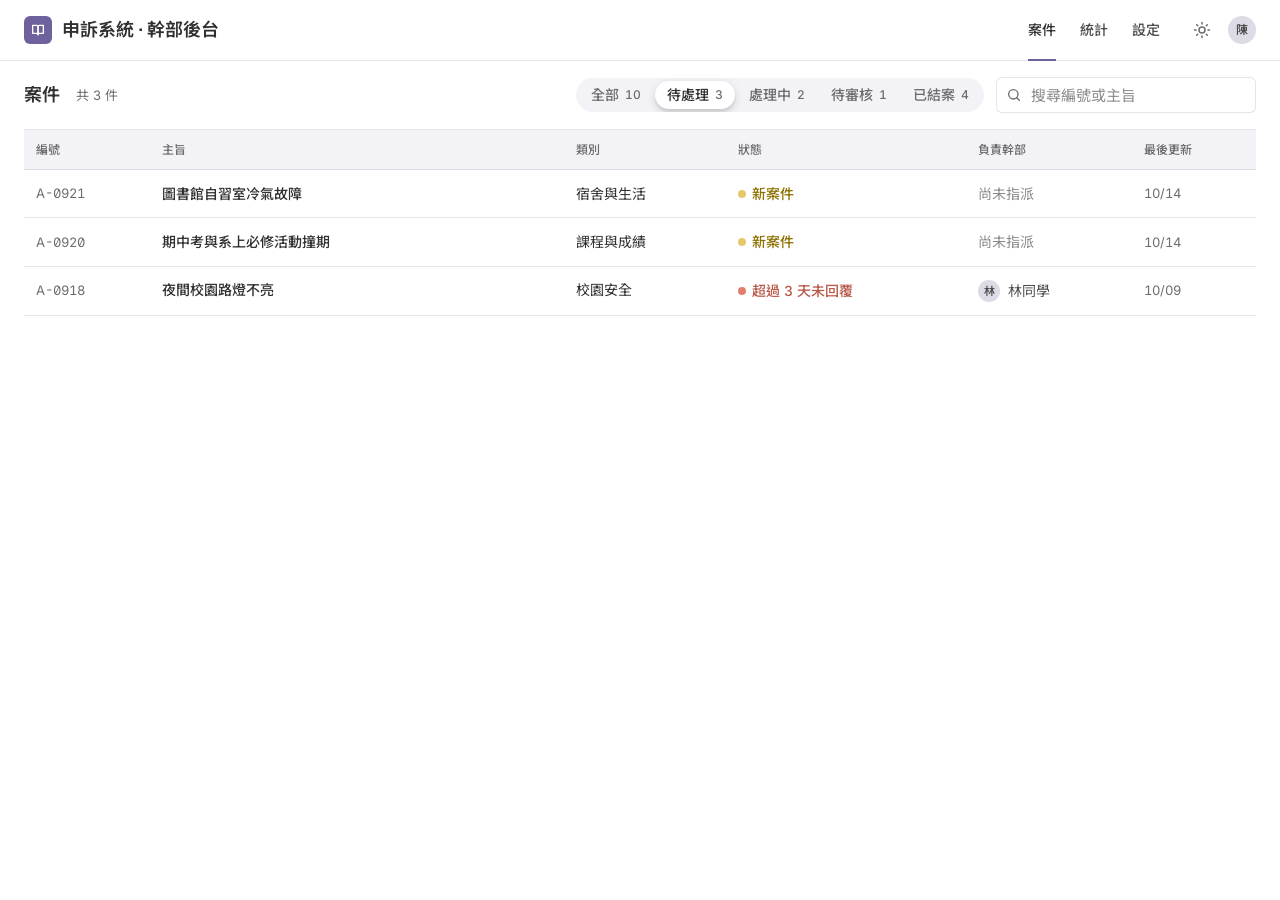
<file: docs/admin.html>
<!doctype html>
<html lang="zh-Hant">
<meta charset="utf-8">
<meta name="viewport" content="width=device-width, initial-scale=1, viewport-fit=cover">
<title>申訴案件後台</title>
<meta name="claude:viewport-fit-sides" content="cover">
<link rel="preconnect" href="https://fonts.googleapis.com">
<link rel="preconnect" href="https://fonts.gstatic.com" crossorigin>
<link rel="stylesheet" href="https://fonts.googleapis.com/css2?family=Inter:opsz,wght@14..32,100..900&family=Noto+Sans+TC:wght@100..900&display=swap">
<link rel="stylesheet" href="assets/site.css">
<script src="assets/site.js"></script>
<style>
/* 幹部後台：強度 4，不用 Hero。一打開就是案件清單；品牌感只剩紫色與字體，狀態色是畫面上最鮮豔的東西 */
.work { padding-left: max(24px, env(safe-area-inset-left, 0px)); padding-right: max(24px, env(safe-area-inset-right, 0px)); }
.site-header .work { max-width: none; }
.toolbar { display: flex; align-items: center; gap: 12px; flex-wrap: wrap; padding-block: 16px; border-bottom: 1px solid var(--border); }
.toolbar h1 { margin-right: 4px; }
.toolbar .count { font-size: 13px; color: var(--text-3); margin-right: auto; }
.seg { display: inline-flex; gap: 2px; padding: 3px; border-radius: 9999px; background: var(--hover); max-width: 100%; overflow-x: auto; scrollbar-width: none; }
.seg button { font: 500 14px/1 var(--font); color: var(--text-3); background: transparent; border: 0; padding: 7px 12px; border-radius: 9999px; cursor: pointer; white-space: nowrap; display: inline-flex; gap: 6px; align-items: center; transition: color 100ms ease-in-out; }
.seg button span { font-size: 12px; font-variant-numeric: tabular-nums; color: var(--text-3); }
.seg button[aria-pressed="true"] { background: var(--surface); color: var(--text-1); box-shadow: var(--seg-shadow); }
@media (hover: hover) { .seg button:hover { color: var(--text-1); } }
.search { position: relative; width: 260px; }
.search svg { position: absolute; left: 10px; top: 50%; transform: translateY(-50%); color: var(--text-3); pointer-events: none; }
.search .input { padding-left: 34px; }
.table-wrap { overflow-x: auto; }
table { width: 100%; border-collapse: collapse; font-size: 14px; }
th { text-align: left; font-size: 12px; font-weight: 500; color: var(--text-3); padding: 10px 12px; border-bottom: 1px solid var(--border); background: var(--sunken); white-space: nowrap; }
td { padding: 12px; border-bottom: 1px solid var(--border); color: var(--text-1); white-space: nowrap; }
td.subject { white-space: normal; min-width: 240px; }
td.subject a { color: var(--text-1); text-decoration: none; font-weight: 500; }
td.num, td .num, td.code, td .code { color: var(--text-3); font-size: 13px; }
tbody tr { cursor: pointer; transition: background-color 100ms ease-in-out; }
@media (hover: hover) { tbody tr:hover { background: var(--hover); } }
.who-chip { display: inline-flex; align-items: center; gap: 8px; color: var(--text-2); }
.who-chip i { width: 22px; height: 22px; border-radius: 9999px; background: var(--active); display: grid; place-items: center; font-size: 11px; font-style: normal; font-weight: 600; color: var(--text-2); }
.unassigned { color: var(--text-4); }
.cards { display: none; }
.empty { padding: 48px 0; text-align: center; color: var(--text-3); }
@media (max-width: 768px) {
  .toolbar { gap: 10px; padding-block: 12px; }
  .toolbar .count { margin-right: 0; }
  .toolbar h1 { margin-right: auto; }
  .seg { order: 3; width: 100%; }
  .seg button { padding: 7px 9px; gap: 4px; }
  .search { order: 4; width: 100%; }
  .table-wrap { display: none; }
  .cards { display: grid; gap: 0; }
  .card-row { display: grid; gap: 4px; padding: 14px 0; border-bottom: 1px solid var(--border); text-decoration: none; }
  .card-top { display: flex; justify-content: space-between; gap: 12px; align-items: baseline; }
  .card-top b { font-size: 16px; font-weight: 600; color: var(--text-1); line-height: 1.4; }
  .card-row .meta { font-size: 13px; color: var(--text-3); }
}
</style>

<header class="site-header">
  <div class="work nav">
    <a class="brand" href="admin.html"><span class="logo"><svg width="16" height="16" viewBox="0 0 24 24" fill="none" stroke="currentColor" stroke-width="2" stroke-linecap="round" stroke-linejoin="round" aria-hidden="true"><path d="M4 5h6a2 2 0 0 1 2 2v12a2 2 0 0 0-2-2H4Z"/><path d="M20 5h-6a2 2 0 0 0-2 2v12a2 2 0 0 1 2-2h6Z"/></svg></span><span>申訴系統 · 幹部後台</span></a>
    <nav class="nav-links" aria-label="後台導覽">
      <a class="nav-link" href="admin.html" aria-current="page">案件</a>
      <a class="nav-link" href="stats.html">統計</a>
      <a class="nav-link" href="#">設定</a>
    </nav>
    <div class="nav-actions">
      <button type="button" class="btn icon-btn" data-theme-toggle></button>
      <span class="avatar" aria-label="陳同學">陳</span>
      <button type="button" class="btn icon-btn menu-btn" data-menu-toggle aria-controls="mobile-menu"></button>
    </div>
  </div>
</header>
<div id="mobile-menu" class="mobile-menu" hidden>
  <nav class="container" aria-label="手機版導覽">
    <a class="big" href="admin.html">案件</a>
    <a class="big" href="stats.html">統計</a>
    <a class="big" href="#">設定</a>
    <a class="big" href="index.html">回到申訴系統首頁</a>
  </nav>
</div>

<main class="work">
  <div class="toolbar">
    <h1 class="title-lg">案件</h1>
    <span class="count" id="count"></span>
    <div class="seg" role="group" aria-label="依狀態篩選" id="seg"></div>
    <label class="search"><span class="sr-only">搜尋編號或主旨</span><svg width="16" height="16" viewBox="0 0 24 24" fill="none" stroke="currentColor" stroke-width="2" stroke-linecap="round" aria-hidden="true"><circle cx="11" cy="11" r="7"/><path d="m20 20-4-4"/></svg><input class="input" id="q" type="search" placeholder="搜尋編號或主旨" enterkeyhint="search"></label>
  </div>
  <div class="table-wrap">
    <table>
      <thead><tr><th>編號</th><th>主旨</th><th>類別</th><th>狀態</th><th>負責幹部</th><th>最後更新</th></tr></thead>
      <tbody id="rows"></tbody>
    </table>
  </div>
  <div class="cards" id="cards"></div>
  <p class="empty" id="empty" hidden>沒有符合的案件。試試其他關鍵字，或切換到「全部」。</p>
</main>

<script>
(function () {
  "use strict";
  var $ = function (id) { return document.getElementById(id); };
  // 示範資料
  var CASES = [
    ["A-0921", "圖書館自習室冷氣故障", "宿舍與生活", "new", "", "10/14"],
    ["A-0920", "期中考與系上必修活動撞期", "課程與成績", "new", "", "10/14"],
    ["A-0918", "夜間校園路燈不亮", "校園安全", "late", "林", "10/09"],
    ["A-0916", "助教評分標準不一致", "課程與成績", "doing", "陳", "10/12"],
    ["A-0915", "獎學金申請結果遲未公布", "獎助學金", "review", "王", "10/13"],
    ["A-0912", "宿舍網路中斷超過一週", "宿舍與生活", "doing", "陳", "10/12"],
    ["A-0911", "選課系統送出失敗", "課程與成績", "closed", "林", "10/08"],
    ["A-0909", "學生證補辦流程不清楚", "行政程序", "closed", "王", "10/05"],
    ["A-0907", "獎學金撥款延遲", "獎助學金", "closed", "陳", "10/03"],
    ["A-0905", "宿舍門禁時間更改未公告", "宿舍與生活", "closed", "林", "09/30"]
  ];
  var STATUS = { "new": ["warning", "新案件"], late: ["danger", "超過 3 天未回覆"], doing: ["info", "處理中"], review: ["muted", "等待部長審核"], closed: ["success", "已結案"] };
  var FILTERS = [["all", "全部", function () { return true; }], ["todo", "待處理", function (c) { return c[3] === "new" || c[3] === "late"; }],
    ["doing", "處理中", function (c) { return c[3] === "doing"; }], ["review", "待審核", function (c) { return c[3] === "review"; }], ["closed", "已結案", function (c) { return c[3] === "closed"; }]];
  var cur = "todo";
  function esc(s) { return String(s).replace(/[&<>"]/g, function (ch) { return { "&": "&amp;", "<": "&lt;", ">": "&gt;", '"': "&quot;" }[ch]; }); }
  function who(n) { return n ? '<span class="who-chip"><i>' + n + "</i>" + n + "同學</span>" : '<span class="unassigned">尚未指派</span>'; }
  function stat(k) { return '<span class="stat ' + STATUS[k][0] + '">' + STATUS[k][1] + "</span>"; }
  function render() {
    var q = $("q").value.trim().toLowerCase();
    var f = FILTERS.filter(function (x) { return x[0] === cur; })[0][2];
    var list = CASES.filter(function (c) { return f(c) && (!q || (c[0] + c[1]).toLowerCase().indexOf(q) >= 0); });
    $("seg").innerHTML = FILTERS.map(function (x) {
      return '<button type="button" data-f="' + x[0] + '" aria-pressed="' + (x[0] === cur) + '">' + x[1] + "<span>" + CASES.filter(x[2]).length + "</span></button>";
    }).join("");
    $("count").textContent = "共 " + list.length + " 件";
    $("rows").innerHTML = list.map(function (c) {
      return '<tr data-href="case.html"><td class="code">' + c[0] + '</td><td class="subject"><a href="case.html">' + esc(c[1]) + "</a></td><td>" + c[2] + "</td><td>" + stat(c[3]) + "</td><td>" + who(c[4]) + '</td><td class="num">' + c[5] + "</td></tr>";
    }).join("");
    $("cards").innerHTML = list.map(function (c) {
      return '<a class="card-row" href="case.html"><span class="card-top"><b>' + esc(c[1]) + "</b>" + stat(c[3]) + '</span><span class="meta"><span class="code">' + c[0] + "</span> · " + c[2] + " · " + (c[4] ? c[4] + "同學" : "尚未指派") + " · " + c[5] + "</span></a>";
    }).join("");
    $("empty").hidden = list.length > 0;
  }
  document.addEventListener("DOMContentLoaded", function () {
    render();
    $("seg").addEventListener("click", function (e) { var b = e.target.closest("[data-f]"); if (b) { cur = b.getAttribute("data-f"); render(); } });
    $("q").addEventListener("input", render);
    $("rows").addEventListener("click", function (e) { var tr = e.target.closest("tr"); if (tr && !e.target.closest("a")) location.href = tr.getAttribute("data-href"); });
  });
})();
</script>
</file>
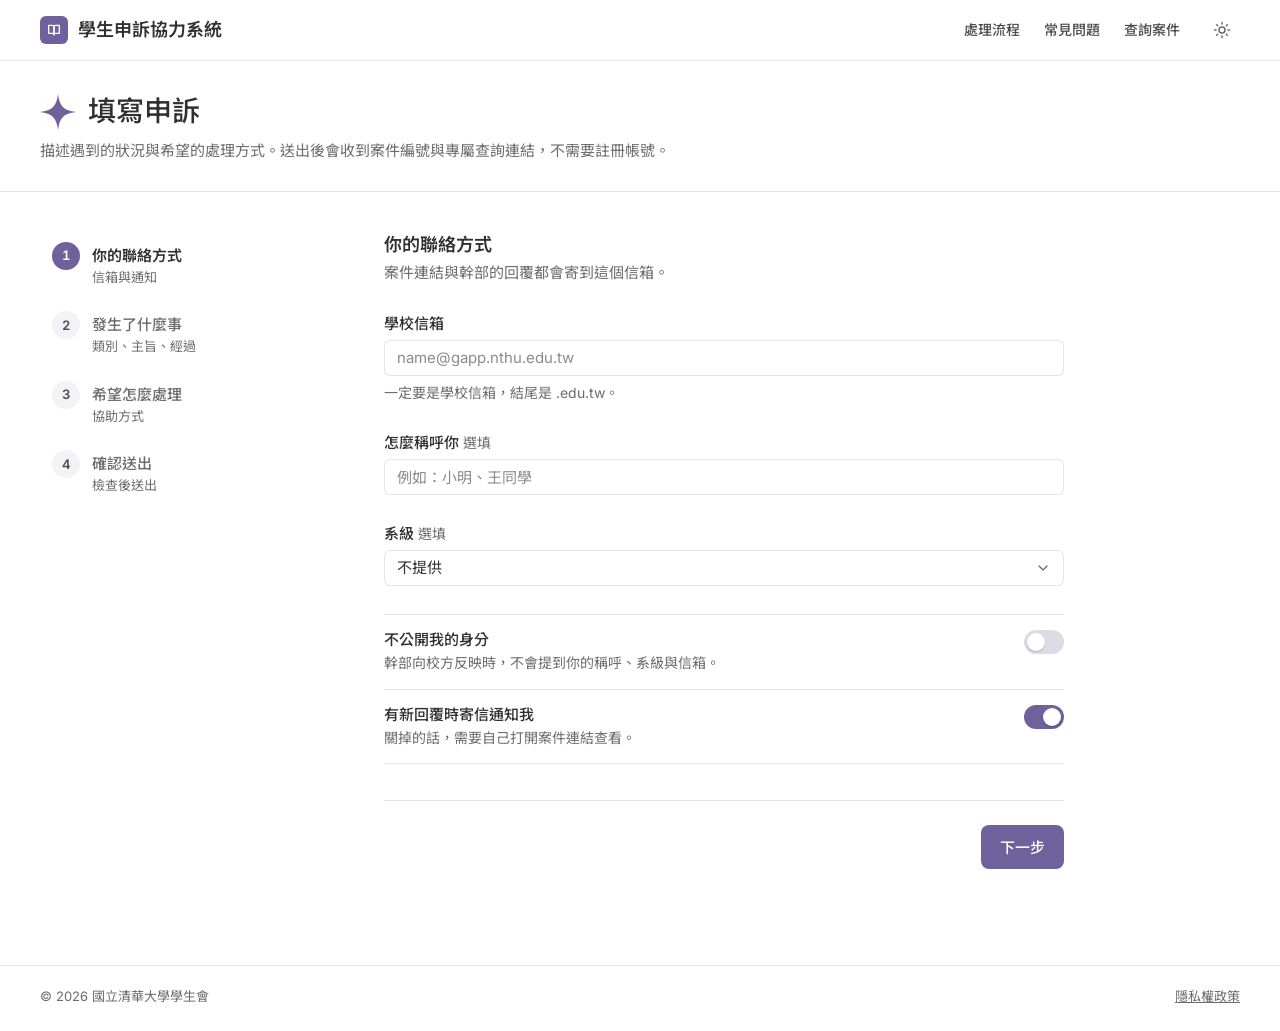
<file: docs/apply.html>
<!doctype html>
<html lang="zh-Hant">
<meta charset="utf-8">
<meta name="viewport" content="width=device-width, initial-scale=1, viewport-fit=cover">
<title>填寫申訴</title>
<meta name="claude:viewport-fit-sides" content="cover">
<link rel="preconnect" href="https://fonts.googleapis.com">
<link rel="preconnect" href="https://fonts.gstatic.com" crossorigin>
<link rel="stylesheet" href="https://fonts.googleapis.com/css2?family=Inter:opsz,wght@14..32,100..900&family=Noto+Sans+TC:wght@100..900&display=swap">
<link rel="stylesheet" href="assets/site.css">
<script src="assets/site.js"></script>
<style>
/* 填寫申訴：強度 3 頁首點綴＋分步驟表單。手機優先：一次一步、底部固定按鈕、44px 控制項、16px 輸入字 */
.save-state { font-size: 13px; color: var(--text-3); display: inline-flex; align-items: center; gap: 6px; white-space: nowrap; }
.save-state svg { color: var(--success-text); }
.apply { display: grid; grid-template-columns: 280px minmax(0, 680px); gap: 64px; padding-block: 40px 96px; align-items: start; }
.stepnav { position: sticky; top: calc(var(--header-h) + env(safe-area-inset-top, 0px) + 32px); display: grid; gap: 4px; }
.stepnav button { display: grid; grid-template-columns: 28px minmax(0, 1fr); gap: 12px; align-items: start; width: 100%; padding: 10px 12px; border: 0; border-radius: 8px; background: transparent; text-align: left; cursor: pointer; transition: background-color 100ms ease-in-out; }
@media (hover: hover) { .stepnav button:hover:not(:disabled) { background: var(--hover); } }
.stepnav button:disabled { cursor: default; }
.stepnav .no { width: 28px; height: 28px; border-radius: 9999px; display: grid; place-items: center; font-size: 13px; font-weight: 600; line-height: 1; font-variant-numeric: tabular-nums; background: var(--sunken); color: var(--text-2); }
.stepnav .txt { display: grid; gap: 2px; padding-top: 3px; }
.stepnav .txt b { font-size: 15px; font-weight: 500; line-height: 1.4; color: var(--text-3); }
.stepnav .txt span { font-size: 13px; line-height: 1.5; color: var(--text-3); }
.stepnav [aria-current="step"] .no { background: var(--primary); color: var(--on-primary); }
.stepnav [aria-current="step"] .txt b { color: var(--text-1); font-weight: 600; }
.stepnav .done .txt b { color: var(--text-1); }
.progress { display: none; }
.progress .container { width: 100%; }
.panel { display: grid; gap: 28px; }
.panel-head { display: grid; gap: 4px; }
.panel-head h2 { outline: none; }
.panel-head p { color: var(--text-3); font-size: 15px; }
.group { display: grid; gap: 0; border-top: 1px solid var(--border); border-bottom: 1px solid var(--border); }
.tiles { display: grid; grid-template-columns: repeat(3, minmax(0, 1fr)); gap: 8px; }
.tile { position: relative; display: grid; gap: 2px; align-content: start; min-height: 76px; padding: 12px 36px 12px 14px; border: 1px solid var(--border); border-radius: 8px; background: var(--surface); cursor: pointer; transition: background-color 100ms ease-in-out, border-color 100ms ease-in-out; }
@media (hover: hover) { .tile:hover { background: var(--hover); } }
.tile input { position: absolute; opacity: 0; pointer-events: none; }
.tile b { font-size: 15px; font-weight: 500; line-height: 1.4; color: var(--text-1); }
.tile span { font-size: 13px; line-height: 1.5; color: var(--text-3); }
.tile::after { content: ""; position: absolute; top: 12px; right: 12px; width: 18px; height: 18px; border-radius: 9999px; border: 2px solid var(--border); box-sizing: border-box; }
.tile:has(input:checked) { border-color: var(--primary-text); box-shadow: inset 0 0 0 1px var(--primary-text); }
.tile:has(input:checked)::after { border: 0; background: var(--primary) url("data:image/svg+xml,%3Csvg xmlns='http://www.w3.org/2000/svg' width='12' height='12' viewBox='0 0 24 24' fill='none' stroke='white' stroke-width='3.5' stroke-linecap='round' stroke-linejoin='round'%3E%3Cpath d='m5 12 5 5 9-10'/%3E%3C/svg%3E") center / 12px no-repeat; }
.tile:has(input:focus-visible) { outline: 2px solid var(--primary-text); outline-offset: 2px; }
.tiles[aria-invalid="true"] .tile { border-color: var(--danger-text); }
.file-remove { width: 32px; height: 32px; padding: 0; color: var(--text-3); }
.actions { display: flex; gap: 10px; align-items: center; margin-top: 36px; padding-top: 24px; border-top: 1px solid var(--border); }
.field:has(.field-error:not([hidden])) .field-hint.swap { display: none; }
.actions .spacer { flex: 1; }
.actions .back-icon { display: none; }
.review { display: grid; gap: 0; border-top: 1px solid var(--border); }
.review section { display: grid; gap: 10px; padding: 18px 0; border-bottom: 1px solid var(--border); }
.review-head { display: flex; justify-content: space-between; align-items: center; gap: 12px; }
.review dl { display: grid; grid-template-columns: 120px minmax(0, 1fr); gap: 8px 16px; font-size: 15px; }
.review dt { color: var(--text-3); }
.review dd { color: var(--text-1); white-space: pre-wrap; overflow-wrap: anywhere; }
.review dd.empty { color: var(--text-4); }
.done-panel { display: grid; gap: 24px; }
.case-no { display: flex; align-items: center; justify-content: space-between; gap: 16px; padding: 16px 20px; border: 1px solid var(--border); border-radius: 8px; }
.case-no b { display: block; font-size: 28px; font-weight: 600; line-height: 1.2; font-variant-numeric: tabular-nums; font-feature-settings: "zero"; color: var(--text-1); letter-spacing: 0.02em; }
.next-list { display: grid; gap: 12px; counter-reset: n; }
.next-list li { display: grid; grid-template-columns: 20px minmax(0, 1fr); gap: 12px; counter-increment: n; font-size: 15px; color: var(--text-2); }
.next-list li::before { content: counter(n); width: 20px; height: 20px; border-radius: 9999px; background: var(--sunken); display: grid; place-items: center; font-size: 12px; font-weight: 600; line-height: 1; font-variant-numeric: tabular-nums; color: var(--text-2); margin-top: 2px; }
.done-actions { display: flex; gap: 10px; flex-wrap: wrap; }
.slim-foot { border-top: 1px solid var(--border); padding-block: 20px max(24px, env(safe-area-inset-bottom, 0px)); font-size: 13px; color: var(--text-3); display: flex; justify-content: space-between; gap: 12px; flex-wrap: wrap; }
.slim-foot a { color: inherit; }

@media (max-width: 992px) {
  .apply { grid-template-columns: minmax(0, 1fr); gap: 0; padding-block: 24px 0; }
  .stepnav { display: none; }
  .progress { display: grid; gap: 8px; position: sticky; top: calc(var(--header-h) + env(safe-area-inset-top, 0px)); z-index: 850; background: var(--surface); border-bottom: 1px solid var(--border); padding-block: 10px 12px; }
  .progress-row { display: flex; justify-content: space-between; align-items: baseline; gap: 12px; font-size: 14px; }
  .progress-row b { font-weight: 600; color: var(--text-1); }
  .progress-row .num { color: var(--text-3); font-size: 13px; }
  .bars { display: grid; grid-template-columns: repeat(4, minmax(0, 1fr)); gap: 4px; }
  .bars i { height: 4px; border-radius: 9999px; background: var(--active); }
  .bars i.on { background: var(--primary); }
  .page-head .save-state { display: none; }
  /* 底部固定按鈕列：跟著捲動停在畫面底部，鍵盤收起後仍在拇指範圍 */
  .actions { position: sticky; bottom: 0; z-index: 5; margin-top: 8px; margin-inline: calc(-1 * var(--gutter)); padding: 12px max(var(--gutter), env(safe-area-inset-right, 0px)) max(12px, env(safe-area-inset-bottom, 0px)) max(var(--gutter), env(safe-area-inset-left, 0px)); background: var(--surface); }
  .actions .spacer { display: none; }
  .actions .next { flex: 1; }
  .actions .back-text { display: none; }
  .actions .back-icon { display: inline-flex; width: 44px; padding: 0; }
  .tiles { grid-template-columns: repeat(2, minmax(0, 1fr)); }
  .panel { gap: 24px; padding-bottom: 24px; }
  .review dl { grid-template-columns: minmax(0, 1fr); gap: 2px; }
  .review dd { margin-bottom: 8px; }
  .slim-foot { display: none; }
  .done-panel { padding-bottom: 48px; }
  .done-actions .btn { flex: 1; }
}
@media (max-width: 360px) { .tiles { grid-template-columns: minmax(0, 1fr); } }
</style>

<header class="site-header">
  <div class="container nav">
    <a class="brand" href="index.html"><span class="logo"><svg width="16" height="16" viewBox="0 0 24 24" fill="none" stroke="currentColor" stroke-width="2" stroke-linecap="round" stroke-linejoin="round" aria-hidden="true"><path d="M4 5h6a2 2 0 0 1 2 2v12a2 2 0 0 0-2-2H4Z"/><path d="M20 5h-6a2 2 0 0 0-2 2v12a2 2 0 0 1 2-2h6Z"/></svg></span><span>學生申訴協力系統</span></a>
    <nav class="nav-links" aria-label="主要導覽">
      <a class="nav-link" href="index.html#flow">處理流程</a>
      <a class="nav-link" href="index.html#faq">常見問題</a>
      <a class="nav-link" href="case.html">查詢案件</a>
    </nav>
    <div class="nav-actions">
      <button type="button" class="btn icon-btn" data-theme-toggle></button>
      <button type="button" class="btn icon-btn menu-btn" data-menu-toggle aria-controls="mobile-menu"></button>
    </div>
  </div>
</header>
<div id="mobile-menu" class="mobile-menu" hidden>
  <nav class="container" aria-label="手機版導覽">
    <a class="big" href="index.html">首頁</a>
    <a class="big" href="index.html#flow">處理流程</a>
    <a class="big" href="index.html#faq">常見問題</a>
    <a class="big" href="case.html">查詢案件</a>
  </nav>
</div>

<div class="page-head">
  <div class="container page-head-inner">
    <div class="page-head-title">
      <h1 class="headline-lg"><svg class="emblem" viewBox="0 0 100 100" aria-hidden="true"><path fill="var(--primary)" d="M50 0C54 34 66 46 100 50C66 54 54 66 50 100C46 66 34 54 0 50C34 46 46 34 50 0Z"/></svg>填寫申訴</h1>
      <p class="muted">描述遇到的狀況與希望的處理方式。送出後會收到案件編號與專屬查詢連結，不需要註冊帳號。</p>
    </div>
    <span class="save-state" id="save-state" aria-live="polite"></span>
  </div>
</div>

<div class="progress" id="progress" aria-hidden="true">
  <div class="container" style="display:grid;gap:8px">
    <div class="progress-row"><b id="progress-title">你的聯絡方式</b><span class="num" id="progress-count">1 / 4</span></div>
    <div class="bars"><i></i><i></i><i></i><i></i></div>
  </div>
</div>

<main class="container apply">
  <nav class="stepnav" id="stepnav" aria-label="填寫步驟"></nav>

  <form id="form" novalidate>
    <p class="sr-only" aria-live="polite" id="announce"></p>

    <fieldset class="panel" data-step="1">
      <div class="panel-head"><h2 class="title-lg" tabindex="-1">你的聯絡方式</h2><p>案件連結與幹部的回覆都會寄到這個信箱。</p></div>
      <div class="field">
        <label class="field-label" for="email">學校信箱</label>
        <input class="input" id="email" name="email" type="email" inputmode="email" autocomplete="email" autocapitalize="off" spellcheck="false" enterkeyhint="next" placeholder="name@gapp.nthu.edu.tw" aria-describedby="email-hint email-err">
        <p class="field-hint swap" id="email-hint">一定要是學校信箱，結尾是 .edu.tw。</p>
        <p class="field-error" id="email-err" hidden></p>
      </div>
      <div class="field">
        <label class="field-label" for="nickname">怎麼稱呼你<span class="opt">選填</span></label>
        <input class="input" id="nickname" name="nickname" autocomplete="nickname" enterkeyhint="next" placeholder="例如：小明、王同學">
      </div>
      <div class="field">
        <label class="field-label" for="grade">系級<span class="opt">選填</span></label>
        <select class="select" id="grade" name="grade">
          <option value="">不提供</option>
          <optgroup label="大學部"><option>大學部一年級</option><option>大學部二年級</option><option>大學部三年級</option><option>大學部四年級以上</option></optgroup>
          <optgroup label="研究所"><option>碩士班</option><option>博士班</option></optgroup>
          <option>交換生／訪問生</option>
        </select>
      </div>
      <div class="group">
        <label class="switch-row"><span class="switch-text"><b>不公開我的身分</b><span>幹部向校方反映時，不會提到你的稱呼、系級與信箱。</span></span><span class="switch"><input type="checkbox" id="anon" name="anon" role="switch"><i></i></span></label>
        <label class="switch-row"><span class="switch-text"><b>有新回覆時寄信通知我</b><span>關掉的話，需要自己打開案件連結查看。</span></span><span class="switch"><input type="checkbox" id="notify" name="notify" role="switch" checked><i></i></span></label>
      </div>
    </fieldset>

    <fieldset class="panel" data-step="2" hidden>
      <div class="panel-head"><h2 class="title-lg" tabindex="-1">發生了什麼事</h2><p>寫得越具體，幹部越快知道該找哪個單位。</p></div>
      <div class="field">
        <span class="field-label" id="cat-label">申訴類別</span>
        <div class="tiles" role="radiogroup" aria-labelledby="cat-label" aria-describedby="cat-err" id="cat">
          <label class="tile"><input type="radio" name="cat" value="宿舍與生活"><b>宿舍與生活</b><span>住宿、網路、餐廳、門禁</span></label>
          <label class="tile"><input type="radio" name="cat" value="課程與成績"><b>課程與成績</b><span>選課、評分、上課權益</span></label>
          <label class="tile"><input type="radio" name="cat" value="獎助學金"><b>獎助學金</b><span>撥款、資格、審查</span></label>
          <label class="tile"><input type="radio" name="cat" value="校園安全"><b>校園安全</b><span>騷擾、霸凌、設施危險</span></label>
          <label class="tile"><input type="radio" name="cat" value="行政程序"><b>行政程序</b><span>證明文件、規定、流程</span></label>
          <label class="tile"><input type="radio" name="cat" value="其他"><b>其他</b><span>不確定的也選這個</span></label>
        </div>
        <p class="field-error" id="cat-err" hidden></p>
      </div>
      <div class="field">
        <div class="field-row"><label class="field-label" for="subject">主旨</label><span class="counter" id="subject-count">0 / 40</span></div>
        <input class="input" id="subject" name="subject" maxlength="60" enterkeyhint="next" placeholder="例如：宿舍網路中斷超過一週" aria-describedby="subject-err">
        <p class="field-error" id="subject-err" hidden></p>
      </div>
      <div class="field">
        <div class="field-row"><label class="field-label" for="detail">發生經過</label><span class="counter" id="detail-count">0 / 1000</span></div>
        <p class="field-hint" id="detail-hint">寫下時間、地點、經過，以及和誰有關。不確定的部分寫「不確定」就好。</p>
        <textarea class="textarea" id="detail" name="detail" rows="5" aria-describedby="detail-hint detail-err" placeholder="例如：從 9/10 開始，清齋 3 樓的網路每天晚上斷線，已經向宿舍組報修兩次，都說會處理但沒有改善。"></textarea>
        <p class="field-error" id="detail-err" hidden></p>
      </div>
      <div class="field">
        <label class="field-label" for="date">發生日期<span class="opt">選填</span></label>
        <input class="input" id="date" name="date" type="date" aria-describedby="date-err" style="max-width:240px">
        <p class="field-error" id="date-err" hidden></p>
      </div>
      <div class="field">
        <span class="field-label" id="files-label">照片或檔案<span class="opt">選填</span></span>
        <label class="drop" for="files">
          <span class="drop-icon"><svg width="20" height="20" viewBox="0 0 24 24" fill="none" stroke="currentColor" stroke-width="2" stroke-linecap="round" stroke-linejoin="round" aria-hidden="true"><path d="M12 16V4M7 9l5-5 5 5"/><path d="M4 16v2a2 2 0 0 0 2 2h12a2 2 0 0 0 2-2v-2"/></svg></span>
          <span style="display:grid;gap:2px"><b style="font-size:15px;font-weight:500;color:var(--text-1)">加入照片或檔案</b><span class="caption" style="font-size:13px">可以直接拍照。照片或 PDF，最多 5 個，每個 10 MB 以內</span></span>
          <input type="file" id="files" name="files" multiple accept="image/*,application/pdf" aria-labelledby="files-label" aria-describedby="files-err">
        </label>
        <div class="files" id="file-list"></div>
        <p class="field-error" id="files-err" hidden></p>
      </div>
    </fieldset>

    <fieldset class="panel" data-step="3" hidden>
      <div class="panel-head"><h2 class="title-lg" tabindex="-1">希望怎麼處理</h2><p>幹部會照你的意願處理，之後也可以在案件頁改變想法。</p></div>
      <div class="field">
        <span class="field-label" id="help-label">希望學生會怎麼協助</span>
        <div class="options stack" role="radiogroup" aria-labelledby="help-label" aria-describedby="help-err" id="help">
          <label class="option"><input type="radio" name="help" value="協助向校方反映"><span class="mark radio"></span><span class="option-text"><span class="option-title">協助向校方反映</span><span class="option-desc">幹部整理你的狀況，正式向相關單位反映並追蹤進度。</span></span></label>
          <label class="option"><input type="radio" name="help" value="陪你一起處理"><span class="mark radio"></span><span class="option-text"><span class="option-title">陪你一起處理</span><span class="option-desc">幹部陪你和相關單位溝通，例如一起開會或寫信。</span></span></label>
          <label class="option"><input type="radio" name="help" value="先讓學生會知道"><span class="mark radio"></span><span class="option-text"><span class="option-title">先讓學生會知道</span><span class="option-desc">記錄下來作為統計與政策建議，不主動聯絡校方。</span></span></label>
        </div>
        <p class="field-error" id="help-err" hidden></p>
      </div>
      <div class="field">
        <div class="field-row"><label class="field-label" for="hope">你希望的結果<span class="opt">選填</span></label><span class="counter" id="hope-count">0 / 300</span></div>
        <textarea class="textarea" id="hope" name="hope" rows="3" style="min-height:96px" placeholder="例如：希望在期中考前恢復網路，並減免這個月的網路費。"></textarea>
      </div>
    </fieldset>

    <fieldset class="panel" data-step="4" hidden>
      <div class="panel-head"><h2 class="title-lg" tabindex="-1">確認送出</h2><p>送出後可以用案件連結補充說明，但不能修改已送出的內容。</p></div>
      <div class="review" id="review"></div>
      <label class="check-row" id="consent-row"><input type="checkbox" id="consent" name="consent" aria-describedby="consent-err"><span class="mark check"></span><span>我同意學權幹部閱讀我提供的內容與檔案，並在處理需要時聯絡相關單位。</span></label>
      <p class="field-error" id="consent-err" hidden style="margin-top:-16px"></p>
    </fieldset>

    <div class="actions" id="actions">
      <button type="button" class="btn btn-secondary btn-lg back-text" data-back>上一步</button>
      <button type="button" class="btn btn-secondary btn-lg back-icon" data-back aria-label="上一步"><svg width="20" height="20" viewBox="0 0 24 24" fill="none" stroke="currentColor" stroke-width="2" stroke-linecap="round" stroke-linejoin="round" aria-hidden="true"><path d="m15 6-6 6 6 6"/></svg></button>
      <span class="spacer"></span>
      <button type="submit" class="btn btn-primary btn-lg next" id="next">下一步</button>
    </div>
  </form>

  <section class="done-panel" id="done" hidden aria-labelledby="done-title">
    <div class="panel-head"><span class="overline" id="done-time"></span><h2 class="headline-md" id="done-title" tabindex="-1">申訴已送出</h2><p id="done-mail" style="font-size:16px;color:var(--text-2)"></p></div>
    <div class="case-no"><div><span class="caption">案件編號（示範）</span><b>A-0913</b></div><button type="button" class="btn btn-secondary" id="copy-no">複製</button></div>
    <div style="display:grid;gap:12px"><h3 class="title-sm">接下來</h3>
      <ol class="next-list">
        <li>確認信裡有案件連結。找不到的話，看看垃圾郵件匣。</li>
        <li>學權幹部會在 3 個工作天內第一次回覆你。</li>
        <li>想補充資料或照片，打開案件連結就可以加上。</li>
      </ol>
    </div>
    <div class="done-actions"><a class="btn btn-primary btn-lg" href="case.html">查看案件</a><a class="btn btn-secondary btn-lg" href="index.html">回到首頁</a></div>
  </section>
</main>

<footer class="container slim-foot"><span>© 2026 國立清華大學學生會</span><span><a href="#">隱私權政策</a></span></footer>

<script src="assets/apply.js"></script>
</file>
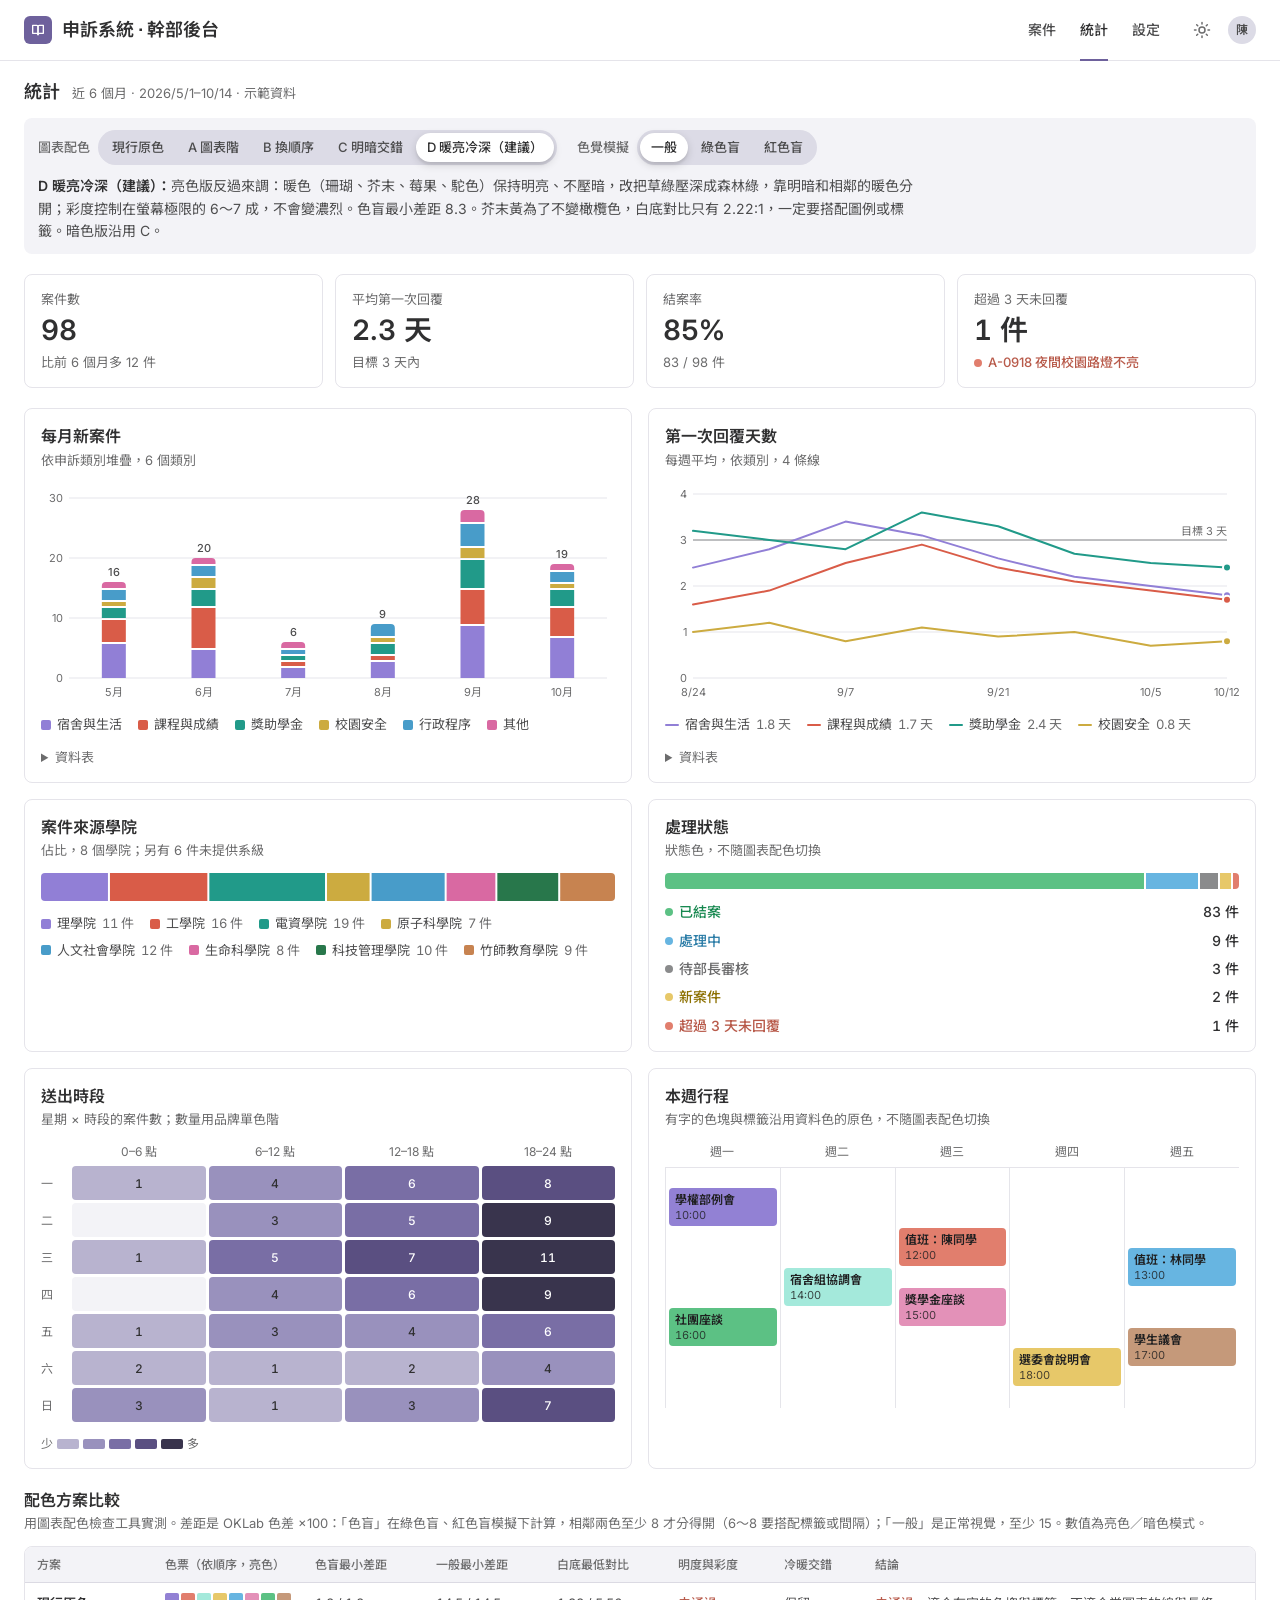
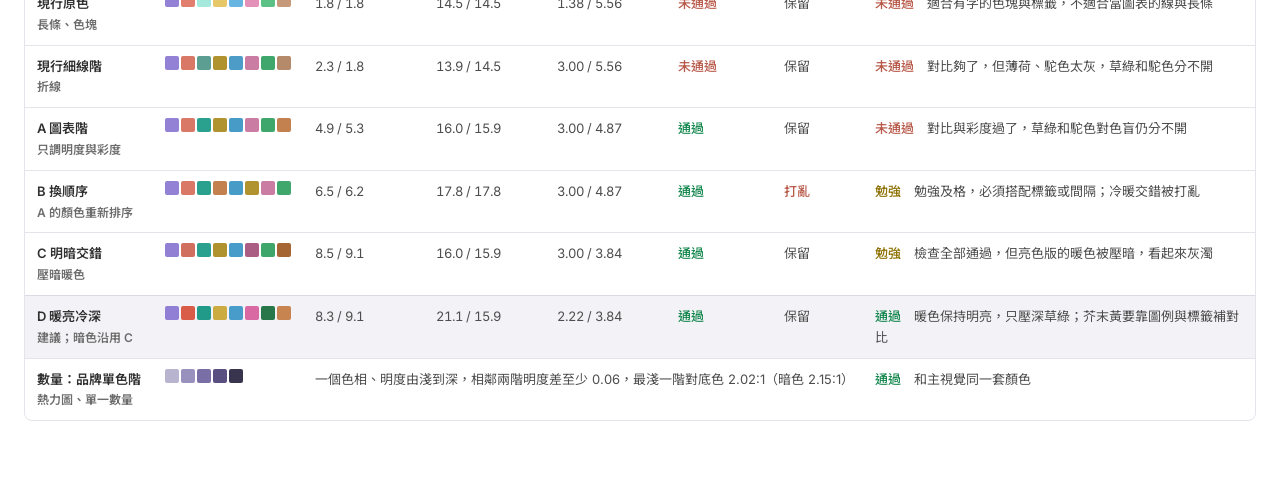
<file: docs/stats.html>
<!doctype html>
<html lang="zh-Hant">
<meta charset="utf-8">
<meta name="viewport" content="width=device-width, initial-scale=1, viewport-fit=cover">
<title>申訴案件統計</title>
<meta name="claude:viewport-fit-sides" content="cover">
<link rel="preconnect" href="https://fonts.googleapis.com">
<link rel="preconnect" href="https://fonts.gstatic.com" crossorigin>
<link rel="stylesheet" href="https://fonts.googleapis.com/css2?family=Inter:opsz,wght@14..32,100..900&family=Noto+Sans+TC:wght@100..900&display=swap">
<link rel="stylesheet" href="assets/site.css">
<script src="assets/site.js"></script>
<style>
/* 幹部後台 › 統計：強度 4 工作畫面。上方是配色比較的控制列，下方的圖表、數字與比較表都跟著切換 */
.work { padding-left: max(24px, env(safe-area-inset-left, 0px)); padding-right: max(24px, env(safe-area-inset-right, 0px)); }
.site-header .work { max-width: none; }
.toolbar { display: flex; align-items: baseline; gap: 12px; flex-wrap: wrap; padding-block: 18px 14px; }
.toolbar .caption { font-size: 13px; }
.review { display: grid; gap: 10px; padding: 12px 14px; border-radius: 8px; background: var(--sunken); margin-bottom: 20px; }
.review-row { display: flex; flex-wrap: wrap; gap: 10px 20px; align-items: center; }
.ctl { display: inline-flex; align-items: center; gap: 8px; flex-wrap: wrap; }
.ctl-label { font-size: 13px; font-weight: 500; color: var(--text-3); }
.seg { display: inline-flex; flex-wrap: wrap; gap: 2px; padding: 3px; border-radius: 18px; background: var(--active); }
.seg button { font: 500 13px/1 var(--font); color: var(--text-2); background: transparent; border: 0; padding: 8px 11px; border-radius: 9999px; cursor: pointer; white-space: nowrap; }
.seg button[aria-pressed="true"] { background: var(--surface); color: var(--text-1); box-shadow: var(--seg-shadow); }
@media (hover: hover) { .seg button:hover { color: var(--text-1); } }
.review-desc { font-size: 14px; color: var(--text-2); line-height: 1.6; max-width: 880px; }
.review-desc b { color: var(--text-1); font-weight: 600; }
.sim { display: grid; gap: 20px; padding-bottom: 64px; }
.sim.deutan { filter: url(#cvd-deutan); }
.sim.protan { filter: url(#cvd-protan); }
.kpis { display: grid; grid-template-columns: repeat(4, minmax(0, 1fr)); gap: 12px; }
.kpi { border: 1px solid var(--border); border-radius: 8px; padding: 14px 16px; display: grid; gap: 4px; }
.kpi span { font-size: 13px; color: var(--text-3); }
.kpi b { font-size: 28px; font-weight: 600; line-height: 1.2; color: var(--text-1); font-variant-numeric: tabular-nums; }
.kpi small { font-size: 13px; color: var(--text-3); }
.kpi small .stat { white-space: normal; font-size: 13px; }
.grid { display: grid; grid-template-columns: repeat(2, minmax(0, 1fr)); gap: 16px; }
.card { border: 1px solid var(--border); border-radius: 8px; padding: 16px 16px 14px; display: grid; gap: 12px; align-content: start; min-width: 0; }
.card-head { display: grid; gap: 2px; }
.card-head h2 { font-size: 16px; font-weight: 600; line-height: 1.4; color: var(--text-1); }
.card-head p { font-size: 13px; color: var(--text-3); }
.chart { position: relative; min-width: 0; }
.chart svg { display: block; overflow: visible; }
.chart text { font-family: var(--font); }
.legend { display: flex; flex-wrap: wrap; gap: 6px 16px; font-size: 13px; color: var(--text-2); }
.legend span { display: inline-flex; align-items: center; gap: 6px; white-space: nowrap; }
.legend i { width: 10px; height: 10px; border-radius: 2px; display: inline-block; }
.legend i.line { width: 14px; height: 2px; border-radius: 2px; }
.legend em { font-style: normal; color: var(--text-3); font-variant-numeric: tabular-nums; }
details.data summary { cursor: pointer; font-size: 13px; color: var(--text-3); width: fit-content; }
details.data table { margin-top: 8px; width: 100%; border-collapse: collapse; font-size: 13px; font-variant-numeric: tabular-nums; }
details.data th, details.data td { text-align: right; padding: 4px 6px; border-bottom: 1px solid var(--border); white-space: nowrap; }
details.data th:first-child, details.data td:first-child { text-align: left; }
details.data th { font-weight: 500; color: var(--text-3); }
.data-wrap { overflow-x: auto; }
.heat { display: grid; grid-template-columns: 28px repeat(4, minmax(0, 1fr)); gap: 3px; font-size: 12px; }
.heat .hd { color: var(--text-3); text-align: center; padding-bottom: 2px; }
.heat .rh { color: var(--text-3); display: grid; place-items: center start; }
.heat .cell { height: 34px; border-radius: 4px; display: grid; place-items: center; font-weight: 500; font-variant-numeric: tabular-nums; cursor: default; }
.ramp { display: flex; align-items: center; gap: 4px; font-size: 12px; color: var(--text-3); }
.ramp i { width: 22px; height: 10px; border-radius: 2px; display: inline-block; }
.status-bar { display: flex; height: 16px; gap: 2px; }
.status-bar i { display: block; height: 100%; border-radius: 0; }
.status-bar i:first-child { border-radius: 4px 0 0 4px; }
.status-bar i:last-child { border-radius: 0 4px 4px 0; }
.status-list { display: grid; gap: 6px; font-size: 14px; }
.status-list div { display: flex; justify-content: space-between; gap: 12px; }
.status-list .num { color: var(--text-1); font-variant-numeric: tabular-nums; font-weight: 500; }
.week { display: grid; grid-template-columns: repeat(5, minmax(0, 1fr)); gap: 0; }
.week .day { font-size: 12px; color: var(--text-3); text-align: center; padding-bottom: 6px; border-bottom: 1px solid var(--border); }
.week .col { position: relative; height: 240px; border-left: 1px solid var(--border); }
.week .col:first-of-type { border-left: 0; }
.ev { position: absolute; left: 3px; right: 3px; border-radius: 4px; padding: 4px 6px; color: #1F1F20; font-size: 12px; font-weight: 600; line-height: 1.3; overflow: hidden; }
.ev span { display: block; font-size: 11px; font-weight: 400; font-variant-numeric: tabular-nums; opacity: 0.8; }
.cmp-wrap { overflow-x: auto; border: 1px solid var(--border); border-radius: 8px; }
.cmp { width: 100%; border-collapse: collapse; font-size: 13px; min-width: 900px; }
.cmp th { text-align: left; font-weight: 500; font-size: 12px; color: var(--text-3); background: var(--sunken); padding: 8px 12px; border-bottom: 1px solid var(--border); white-space: nowrap; }
.cmp td { padding: 10px 12px; border-bottom: 1px solid var(--border); vertical-align: top; color: var(--text-2); }
.cmp tr:last-child td { border-bottom: 0; }
.cmp tr.on td { background: var(--hover); }
.cmp td.name { color: var(--text-1); font-weight: 600; white-space: nowrap; }
.cmp td.num { font-variant-numeric: tabular-nums; white-space: nowrap; }
.sw8 { display: flex; gap: 2px; }
.sw8 i { width: 14px; height: 14px; border-radius: 2px; display: inline-block; }
.pass { color: var(--success-text); font-weight: 500; }
.fail { color: var(--danger-text); font-weight: 500; }
.warn { color: var(--warning-text); font-weight: 500; }
#tip { position: fixed; z-index: 700; pointer-events: none; min-width: 120px; max-width: 240px; padding: 8px 10px; border: 1px solid var(--border); border-radius: 6px; background: var(--surface); box-shadow: var(--shadow-2); font-size: 13px; color: var(--text-2); display: grid; gap: 2px; }
#tip b { color: var(--text-1); font-weight: 600; font-variant-numeric: tabular-nums; }
#tip .row { display: flex; align-items: center; gap: 6px; }
#tip .row i { width: 12px; height: 2px; border-radius: 2px; display: inline-block; flex-shrink: 0; }
#tip .row b { margin-left: auto; }
.hit { cursor: default; }
.hit:hover, .hit:focus { opacity: 0.85; outline: none; }
@media (max-width: 1100px) { .grid { grid-template-columns: minmax(0, 1fr); } }
@media (max-width: 768px) { .kpis { grid-template-columns: repeat(2, minmax(0, 1fr)); } .kpi b { font-size: 24px; } }
</style>

<svg width="0" height="0" style="position:absolute" aria-hidden="true">
  <!-- 色盲模擬：Machado、Oliveira、Fernandes 2009，嚴重度 1.0，在線性 RGB 計算 -->
  <filter id="cvd-deutan" color-interpolation-filters="linearRGB"><feColorMatrix type="matrix" values="0.367322 0.860646 -0.227968 0 0  0.280085 0.672501 0.047413 0 0  -0.011820 0.042940 0.968881 0 0  0 0 0 1 0"/></filter>
  <filter id="cvd-protan" color-interpolation-filters="linearRGB"><feColorMatrix type="matrix" values="0.152286 1.052583 -0.204868 0 0  0.114503 0.786281 0.099216 0 0  -0.003882 -0.048116 1.051998 0 0  0 0 0 1 0"/></filter>
</svg>

<header class="site-header">
  <div class="work nav">
    <a class="brand" href="admin.html"><span class="logo"><svg width="16" height="16" viewBox="0 0 24 24" fill="none" stroke="currentColor" stroke-width="2" stroke-linecap="round" stroke-linejoin="round" aria-hidden="true"><path d="M4 5h6a2 2 0 0 1 2 2v12a2 2 0 0 0-2-2H4Z"/><path d="M20 5h-6a2 2 0 0 0-2 2v12a2 2 0 0 1 2-2h6Z"/></svg></span><span>申訴系統 · 幹部後台</span></a>
    <nav class="nav-links" aria-label="後台導覽">
      <a class="nav-link" href="admin.html">案件</a>
      <a class="nav-link" href="stats.html" aria-current="page">統計</a>
      <a class="nav-link" href="#">設定</a>
    </nav>
    <div class="nav-actions">
      <button type="button" class="btn icon-btn" data-theme-toggle></button>
      <span class="avatar" aria-label="陳同學">陳</span>
      <button type="button" class="btn icon-btn menu-btn" data-menu-toggle aria-controls="mobile-menu"></button>
    </div>
  </div>
</header>
<div id="mobile-menu" class="mobile-menu" hidden>
  <nav class="container" aria-label="手機版導覽">
    <a class="big" href="admin.html">案件</a>
    <a class="big" href="stats.html">統計</a>
    <a class="big" href="#">設定</a>
    <a class="big" href="index.html">回到申訴系統首頁</a>
  </nav>
</div>

<main class="work">
  <div class="toolbar"><h1 class="title-lg">統計</h1><span class="caption">近 6 個月 · 2026/5/1–10/14 · 示範資料</span></div>

  <div class="review" aria-label="配色比較">
    <div class="review-row">
      <div class="ctl"><span class="ctl-label">圖表配色</span><div class="seg" role="group" aria-label="圖表配色" id="seg-opt"></div></div>
      <div class="ctl"><span class="ctl-label">色覺模擬</span><div class="seg" role="group" aria-label="色覺模擬" id="seg-cvd"></div></div>
    </div>
    <p class="review-desc" id="opt-desc" aria-live="polite"></p>
  </div>

  <div class="sim" id="sim">
    <div class="kpis">
      <div class="kpi"><span>案件數</span><b>98</b><small>比前 6 個月多 12 件</small></div>
      <div class="kpi"><span>平均第一次回覆</span><b>2.3 天</b><small>目標 3 天內</small></div>
      <div class="kpi"><span>結案率</span><b>85%</b><small>83 / 98 件</small></div>
      <div class="kpi"><span>超過 3 天未回覆</span><b>1 件</b><small><span class="stat danger">A-0918 夜間校園路燈不亮</span></small></div>
    </div>

    <div class="grid">
      <section class="card" aria-labelledby="c1">
        <div class="card-head"><h2 id="c1">每月新案件</h2><p>依申訴類別堆疊，6 個類別</p></div>
        <div class="chart" id="chart-month"></div>
        <div class="legend" id="legend-month"></div>
        <details class="data"><summary>資料表</summary><div class="data-wrap" id="table-month"></div></details>
      </section>
      <section class="card" aria-labelledby="c2">
        <div class="card-head"><h2 id="c2">第一次回覆天數</h2><p>每週平均，依類別，4 條線</p></div>
        <div class="chart" id="chart-reply"></div>
        <div class="legend" id="legend-reply"></div>
        <details class="data"><summary>資料表</summary><div class="data-wrap" id="table-reply"></div></details>
      </section>
      <section class="card" aria-labelledby="c3">
        <div class="card-head"><h2 id="c3">案件來源學院</h2><p>佔比，8 個學院；另有 6 件未提供系級</p></div>
        <div class="chart" id="chart-college"></div>
        <div class="legend" id="legend-college"></div>
      </section>
      <section class="card" aria-labelledby="c5">
        <div class="card-head"><h2 id="c5">處理狀態</h2><p>狀態色，不隨圖表配色切換</p></div>
        <div class="status-bar" id="status-bar"></div>
        <div class="status-list" id="status-list"></div>
      </section>
      <section class="card" aria-labelledby="c4">
        <div class="card-head"><h2 id="c4">送出時段</h2><p>星期 × 時段的案件數；數量用品牌單色階</p></div>
        <div class="heat" id="heat"></div>
        <div class="ramp" id="ramp"></div>
      </section>
      <section class="card" aria-labelledby="c6">
        <div class="card-head"><h2 id="c6">本週行程</h2><p>有字的色塊與標籤沿用資料色的原色，不隨圖表配色切換</p></div>
        <div class="week" id="week"></div>
      </section>
    </div>

    <section style="display:grid;gap:12px" aria-labelledby="cmp-title">
      <div class="card-head"><h2 id="cmp-title" class="title-sm">配色方案比較</h2>
        <p>用圖表配色檢查工具實測。差距是 OKLab 色差 ×100：「色盲」在綠色盲、紅色盲模擬下計算，相鄰兩色至少 8 才分得開（6～8 要搭配標籤或間隔）；「一般」是正常視覺，至少 15。數值為亮色／暗色模式。</p></div>
      <div class="cmp-wrap"><table class="cmp" id="cmp"></table></div>
    </section>
  </div>
</main>
<div id="tip" hidden></div>

<script>
(function () {
  "use strict";
  var $ = function (id) { return document.getElementById(id); };
  var root = document.documentElement;
  var CAT = ["宿舍與生活", "課程與成績", "獎助學金", "校園安全", "行政程序", "其他"];
  var MONTHS = ["5月", "6月", "7月", "8月", "9月", "10月"];
  var MONTH_DATA = [[6, 5, 2, 3, 9, 7], [4, 7, 1, 1, 6, 5], [2, 3, 1, 2, 5, 3], [1, 2, 0, 1, 2, 1], [2, 2, 1, 2, 4, 2], [1, 1, 1, 0, 2, 1]];
  var WEEKS = ["8/24", "8/31", "9/7", "9/14", "9/21", "9/28", "10/5", "10/12"];
  var REPLY = [[2.4, 2.8, 3.4, 3.1, 2.6, 2.2, 2.0, 1.8], [1.6, 1.9, 2.5, 2.9, 2.4, 2.1, 1.9, 1.7], [3.2, 3.0, 2.8, 3.6, 3.3, 2.7, 2.5, 2.4], [1.0, 1.2, 0.8, 1.1, 0.9, 1.0, 0.7, 0.8]];
  var COLLEGES = [["理學院", 11], ["工學院", 16], ["電資學院", 19], ["原子科學院", 7], ["人文社會學院", 12], ["生命科學院", 8], ["科技管理學院", 10], ["竹師教育學院", 9]];
  var DAYS = ["一", "二", "三", "四", "五", "六", "日"];
  var SLOTS = ["0–6 點", "6–12 點", "12–18 點", "18–24 點"];
  var HEAT = [[1, 4, 6, 8], [0, 3, 5, 9], [1, 5, 7, 11], [0, 4, 6, 9], [1, 3, 4, 6], [2, 1, 2, 4], [3, 1, 3, 7]];
  var STATUS = [["已結案", 83, "success"], ["處理中", 9, "info"], ["待部長審核", 3, "muted"], ["新案件", 2, "warning"], ["超過 3 天未回覆", 1, "danger"]];
  var BASE = ["#9281D4", "#E17E6D", "#A4E9DB", "#E7C869", "#67B5E1", "#E391B8", "#5CC184", "#C5997A"];
  var NAMES = ["薰衣草紫", "珊瑚紅", "薄荷綠", "芥末黃", "天空藍", "莓果粉", "草綠", "駝色"];
  // 每個方案：fill＝長條與色塊，line＝折線；亮色與暗色各一組。B 是 A 換順序後的結果
  var OPTS = {
    current: { label: "現行原色", fill: { light: BASE, dark: BASE }, line: { light: ["#9281D4", "#DA7867", "#5C9F92", "#B0922E", "#4D9CC7", "#CB7CA2", "#40A76C", "#B58A6B"], dark: BASE },
      desc: "<b>現行：</b>長條用原色、折線用細線階。原色是為了「上面有字的色塊」設計的，拿來畫圖表時太淡：白底對比只有 1.38～2.84:1，薄荷與駝色的彩度低到接近灰色，第 7 色草綠和第 8 色駝色對綠色盲幾乎一樣（差距 1.8）。切到「綠色盲」看下面的學院佔比圖最明顯。" },
    A: { label: "A 圖表階", fill: { light: ["#9281D4", "#DA7867", "#2AA18F", "#B0922E", "#469BC7", "#CB7CA2", "#40A76C", "#C3814F"], dark: ["#8877C9", "#CD6C5C", "#219A89", "#A78922", "#3B90BC", "#BD6F95", "#349D62", "#BC7B49"] },
      desc: "<b>A 圖表階：</b>色相與順序都不變，每色另外做一個給圖表用的階：明度拉進 0.64～0.68、彩度至少 0.105。對比與彩度都過了，但草綠和駝色在綠色盲下還是太像（差距 4.9）。" },
    B: { label: "B 換順序", order: [0, 1, 2, 7, 4, 3, 5, 6],
      desc: "<b>B 換順序：</b>用 A 的顏色，改排成色盲差距最大的順序（薰衣草紫 → 珊瑚紅 → 薄荷綠 → 駝色 → 天空藍 → 芥末黃 → 莓果粉 → 草綠）。最小差距提高到 6.5，只是勉強及格，一定要搭配標籤或間隔；而且打亂了原本的冷暖交錯。5040 種排法裡沒有任何一種能超過 8。" },
    C: { label: "C 明暗交錯", fill: { light: ["#9180D3", "#D16F5F", "#2AA18F", "#B0922E", "#489CC9", "#AA5E83", "#3FA66B", "#A56633"], dark: ["#8877C9", "#B65747", "#219A89", "#A78922", "#3B90BC", "#A75B80", "#3FA66B", "#A26330"] },
      desc: "<b>C 明暗交錯：</b>色相與冷暖交錯的順序都不變，只把莓果粉和駝色調深一階（暗色模式再加珊瑚紅），讓相鄰的綠色和暖色靠明暗分開。檢查全部通過，暗色版很好看；但亮色版的暖色被壓暗後變成梅子、咖啡、橄欖色，整體灰濁。" },
    D: { label: "D 暖亮冷深（建議）", fill: { light: ["#917FD6", "#D95C48", "#219A89", "#CCAB40", "#489CC9", "#D969A2", "#28774B", "#C78350"], dark: ["#8877C9", "#B65747", "#219A89", "#A78922", "#3B90BC", "#A75B80", "#3FA66B", "#A26330"] },
      desc: "<b>D 暖亮冷深（建議）：</b>亮色版反過來調：暖色（珊瑚、芥末、莓果、駝色）保持明亮、不壓暗，改把草綠壓深成森林綠，靠明暗和相鄰的暖色分開；彩度控制在螢幕極限的 6～7 成，不會變濃烈。色盲最小差距 8.3。芥末黃為了不變橄欖色，白底對比只有 2.22:1，一定要搭配圖例或標籤。暗色版沿用 C。" }
  };
  OPTS.B.fill = { light: OPTS.B.order.map(function (i) { return OPTS.A.fill.light[i]; }), dark: OPTS.B.order.map(function (i) { return OPTS.A.fill.dark[i]; }) };
  ["A", "B", "C", "D"].forEach(function (k) { OPTS[k].line = OPTS[k].fill; });
  var METRICS = [
    { key: "current", name: "現行原色", sub: "長條、色塊", cvd: "1.8 / 1.8", nv: "14.5 / 14.5", con: "1.38 / 5.56", band: "fail", warm: true, verdict: ["fail", "適合有字的色塊與標籤，不適合當圖表的線與長條"] },
    { key: "current", name: "現行細線階", sub: "折線", sw: "line", cvd: "2.3 / 1.8", nv: "13.9 / 14.5", con: "3.00 / 5.56", band: "fail", warm: true, verdict: ["fail", "對比夠了，但薄荷、駝色太灰，草綠和駝色分不開"] },
    { key: "A", name: "A 圖表階", sub: "只調明度與彩度", cvd: "4.9 / 5.3", nv: "16.0 / 15.9", con: "3.00 / 4.87", band: "pass", warm: true, verdict: ["fail", "對比與彩度過了，草綠和駝色對色盲仍分不開"] },
    { key: "B", name: "B 換順序", sub: "A 的顏色重新排序", cvd: "6.5 / 6.2", nv: "17.8 / 17.8", con: "3.00 / 4.87", band: "pass", warm: false, verdict: ["warn", "勉強及格，必須搭配標籤或間隔；冷暖交錯被打亂"] },
    { key: "C", name: "C 明暗交錯", sub: "壓暗暖色", cvd: "8.5 / 9.1", nv: "16.0 / 15.9", con: "3.00 / 3.84", band: "pass", warm: true, verdict: ["warn", "檢查全部通過，但亮色版的暖色被壓暗，看起來灰濁"] },
    { key: "D", name: "D 暖亮冷深", sub: "建議；暗色沿用 C", cvd: "8.3 / 9.1", nv: "21.1 / 15.9", con: "2.22 / 3.84", band: "pass", warm: true, verdict: ["pass", "暖色保持明亮，只壓深草綠；芥末黃要靠圖例與標籤補對比"] }
  ];
  var RAMP = { light: ["#B8B3CF", "#9991BD", "#796EA5", "#5A4F81", "#39344D"], dark: ["#4E4866", "#6A618E", "#887CB5", "#A9A1CE", "#CECBE0"] };
  var state = { opt: "D", cvd: "none" };

  function mode() { return root.getAttribute("data-theme") === "dark" ? "dark" : "light"; }
  function css(v) { return getComputedStyle(root).getPropertyValue(v).trim(); }
  function fills() { return OPTS[state.opt].fill[mode()]; }
  function lines() { return OPTS[state.opt].line[mode()]; }
  function el(tag, attrs, text) {
    var n = document.createElementNS("http://www.w3.org/2000/svg", tag);
    Object.keys(attrs || {}).forEach(function (k) { n.setAttribute(k, attrs[k]); });
    if (text != null) n.textContent = text;
    return n;
  }
  function seg(id, opts, cur, key) {
    var box = $(id); box.innerHTML = "";
    opts.forEach(function (o) {
      var b = document.createElement("button"); b.type = "button"; b.textContent = o[1];
      b.setAttribute("aria-pressed", String(o[0] === cur));
      b.addEventListener("click", function () { state[key] = o[0]; renderAll(); });
      box.appendChild(b);
    });
  }

  /* ── 提示框：數值在前、名稱在後；觸控點一下也會出現 ── */
  var tip = $("tip");
  function showTip(e, rows, title) {
    tip.innerHTML = "";
    if (title) { var t = document.createElement("span"); t.textContent = title; tip.appendChild(t); }
    rows.forEach(function (r) {
      var row = document.createElement("div"); row.className = "row";
      if (r.color) { var i = document.createElement("i"); i.style.background = r.color; row.appendChild(i); }
      var s = document.createElement("span"); s.textContent = r.label; row.appendChild(s);
      var b = document.createElement("b"); b.textContent = r.value; row.appendChild(b);
      tip.appendChild(row);
    });
    tip.hidden = false;
    var x = (e.clientX || 0) + 14, y = (e.clientY || 0) + 14, w = tip.offsetWidth, h = tip.offsetHeight;
    if (x + w > window.innerWidth - 8) x = (e.clientX || 0) - w - 14;
    if (y + h > window.innerHeight - 8) y = (e.clientY || 0) - h - 14;
    tip.style.left = Math.max(8, x) + "px"; tip.style.top = Math.max(8, y) + "px";
  }
  function hideTip() { tip.hidden = true; }
  function bindTip(node, fn) {
    node.classList.add("hit"); node.setAttribute("tabindex", "0");
    node.addEventListener("pointermove", function (e) { fn(e); });
    node.addEventListener("pointerdown", function (e) { fn(e); });
    node.addEventListener("pointerleave", hideTip);
    node.addEventListener("focus", function () { var r = node.getBoundingClientRect(); fn({ clientX: r.left + r.width / 2, clientY: r.top }); });
    node.addEventListener("blur", hideTip);
  }

  /* ── 1. 每月新案件：堆疊直條，色段之間 2px 間隔，頂端 4px 圓角 ── */
  function chartMonth() {
    var box = $("chart-month"); box.innerHTML = "";
    var W = box.clientWidth, H = 220, pl = 28, pr = 8, pt = 16, pb = 24, max = 30;
    var svg = el("svg", { width: W, height: H, role: "img", "aria-label": "每月新案件，依類別堆疊" });
    var y = function (v) { return pt + (H - pt - pb) * (1 - v / max); };
    [0, 10, 20, 30].forEach(function (t) {
      svg.appendChild(el("line", { x1: pl, x2: W - pr, y1: y(t), y2: y(t), stroke: css("--border") }));
      svg.appendChild(el("text", { x: pl - 6, y: y(t) + 4, "text-anchor": "end", "font-size": 11, fill: css("--text-3") }, t));
    });
    var band = (W - pl - pr) / MONTHS.length, bw = Math.min(24, band * 0.5), f = fills();
    MONTHS.forEach(function (m, mi) {
      var cx = pl + band * mi + band / 2, acc = 0, total = 0;
      CAT.forEach(function (c, ci) { total += MONTH_DATA[ci][mi]; });
      var top = CAT.length - 1; while (top > 0 && !MONTH_DATA[top][mi]) top--;
      CAT.forEach(function (c, ci) {
        var v = MONTH_DATA[ci][mi]; if (!v) return;
        var y0 = y(acc), y1 = y(acc + v); acc += v;
        var hgt = Math.max(1, y0 - y1 - (ci === top ? 0 : 2)), yy = y0 - hgt;
        var r = ci === top ? Math.min(4, hgt) : 0;
        var d = "M" + (cx - bw / 2) + " " + y0 + "V" + (yy + r) + (r ? "Q" + (cx - bw / 2) + " " + yy + " " + (cx - bw / 2 + r) + " " + yy + "H" + (cx + bw / 2 - r) + "Q" + (cx + bw / 2) + " " + yy + " " + (cx + bw / 2) + " " + (yy + r) : "H" + (cx + bw / 2)) + "V" + y0 + "Z";
        var p = el("path", { d: d, fill: f[ci] });
        bindTip(p, function (e) { showTip(e, [{ color: f[ci], label: c, value: v + " 件" }], m); });
        svg.appendChild(p);
      });
      svg.appendChild(el("text", { x: cx, y: y(total) - 6, "text-anchor": "middle", "font-size": 11, fill: css("--text-2"), "font-weight": 500 }, total));
      svg.appendChild(el("text", { x: cx, y: H - 6, "text-anchor": "middle", "font-size": 11, fill: css("--text-3") }, m));
    });
    box.appendChild(svg);
    legend("legend-month", CAT.map(function (c, i) { return [c, f[i]]; }));
    table("table-month", ["類別"].concat(MONTHS), CAT.map(function (c, i) { return [c].concat(MONTH_DATA[i]); }));
  }

  /* ── 2. 第一次回覆天數：4 條 2px 折線＋十字線提示 ── */
  function chartReply() {
    var box = $("chart-reply"); box.innerHTML = "";
    var W = box.clientWidth, H = 220, pl = 28, pr = 12, pt = 12, pb = 24, max = 4;
    var svg = el("svg", { width: W, height: H, role: "img", "aria-label": "第一次回覆天數，依類別" });
    var x = function (i) { return pl + (W - pl - pr) * i / (WEEKS.length - 1); }, y = function (v) { return pt + (H - pt - pb) * (1 - v / max); };
    [0, 1, 2, 3, 4].forEach(function (t) {
      svg.appendChild(el("line", { x1: pl, x2: W - pr, y1: y(t), y2: y(t), stroke: css("--border") }));
      svg.appendChild(el("text", { x: pl - 6, y: y(t) + 4, "text-anchor": "end", "font-size": 11, fill: css("--text-3") }, t));
    });
    svg.appendChild(el("line", { x1: pl, x2: W - pr, y1: y(3), y2: y(3), stroke: css("--text-4"), "stroke-width": 1 }));
    svg.appendChild(el("text", { x: W - pr, y: y(3) - 5, "text-anchor": "end", "font-size": 11, fill: css("--text-3") }, "目標 3 天"));
    WEEKS.forEach(function (w, i) { if (i % 2 === 0 || i === WEEKS.length - 1) svg.appendChild(el("text", { x: x(i), y: H - 6, "text-anchor": "middle", "font-size": 11, fill: css("--text-3") }, w)); });
    var l = lines(), names = CAT.slice(0, 4);
    REPLY.forEach(function (s, si) {
      svg.appendChild(el("path", { d: s.map(function (v, i) { return (i ? "L" : "M") + x(i) + " " + y(v); }).join(""), fill: "none", stroke: l[si], "stroke-width": 2, "stroke-linejoin": "round", "stroke-linecap": "round" }));
      var last = s.length - 1;
      svg.appendChild(el("circle", { cx: x(last), cy: y(s[last]), r: 4, fill: l[si], stroke: css("--surface"), "stroke-width": 2 }));
    });
    var cross = el("line", { x1: 0, x2: 0, y1: pt, y2: H - pb, stroke: css("--text-4"), "stroke-width": 1, opacity: 0 });
    svg.appendChild(cross);
    var hit = el("rect", { x: pl, y: pt, width: W - pl - pr, height: H - pt - pb, fill: "transparent" });
    function at(e) {
      var r = svg.getBoundingClientRect(), i = Math.round((e.clientX - r.left - pl) / ((W - pl - pr) / (WEEKS.length - 1)));
      i = Math.max(0, Math.min(WEEKS.length - 1, i));
      cross.setAttribute("x1", x(i)); cross.setAttribute("x2", x(i)); cross.setAttribute("opacity", 1);
      showTip(e, names.map(function (n, si) { return { color: l[si], label: n, value: REPLY[si][i].toFixed(1) + " 天" }; }), WEEKS[i] + " 那週");
    }
    hit.addEventListener("pointermove", at); hit.addEventListener("pointerdown", at);
    hit.addEventListener("pointerleave", function () { cross.setAttribute("opacity", 0); hideTip(); });
    svg.appendChild(hit);
    box.appendChild(svg);
    legend("legend-reply", names.map(function (n, i) { return [n, l[i], REPLY[i][REPLY[i].length - 1].toFixed(1) + " 天", true]; }));
    table("table-reply", ["類別"].concat(WEEKS), names.map(function (n, i) { return [n].concat(REPLY[i].map(function (v) { return v.toFixed(1); })); }));
  }

  /* ── 3. 學院佔比：一條 100% 堆疊橫條，8 色全部相鄰 ── */
  function chartCollege() {
    var box = $("chart-college"); box.innerHTML = "";
    var W = box.clientWidth, H = 28, total = COLLEGES.reduce(function (s, c) { return s + c[1]; }, 0), f = fills();
    var svg = el("svg", { width: W, height: H, role: "img", "aria-label": "案件來源學院佔比" });
    var gap = 2, usable = W - gap * (COLLEGES.length - 1), x = 0;
    COLLEGES.forEach(function (c, i) {
      var w = usable * c[1] / total, first = i === 0, last = i === COLLEGES.length - 1;
      var r = 4, d = "M" + (x + (first ? r : 0)) + " 0H" + (x + w - (last ? r : 0)) + (last ? "Q" + (x + w) + " 0 " + (x + w) + " " + r + "V" + (H - r) + "Q" + (x + w) + " " + H + " " + (x + w - r) + " " + H : "V" + H) + "H" + (x + (first ? r : 0)) + (first ? "Q" + x + " " + H + " " + x + " " + (H - r) + "V" + r + "Q" + x + " 0 " + (x + r) + " 0" : "V0") + "Z";
      var p = el("path", { d: d, fill: f[i] });
      bindTip(p, function (e) { showTip(e, [{ color: f[i], label: c[0], value: c[1] + " 件 · " + Math.round(c[1] / total * 100) + "%" }]); });
      svg.appendChild(p); x += w + gap;
    });
    box.appendChild(svg);
    legend("legend-college", COLLEGES.map(function (c, i) { return [c[0], f[i], c[1] + " 件"]; }));
  }

  /* ── 4. 送出時段：數量用品牌單色階（一個色相、由淺到深） ── */
  function heat() {
    var ramp = RAMP[mode()], h = $("heat"); h.innerHTML = "";
    var bin = function (v) { return v === 0 ? -1 : Math.min(4, Math.floor((v - 1) / 2)); };
    var add = function (cls, text) { var d = document.createElement("div"); d.className = cls; if (text != null) d.textContent = text; h.appendChild(d); return d; };
    add("hd", ""); SLOTS.forEach(function (s) { add("hd", s); });
    DAYS.forEach(function (d, di) {
      add("rh", d);
      HEAT[di].forEach(function (v, si) {
        var b = bin(v), c = add("cell", v || "");
        c.style.background = b < 0 ? css("--hover") : ramp[b];
        c.style.color = b >= 2 === (mode() === "light") ? "#FFFFFF" : "#303031";
        if (b < 0) c.style.color = css("--text-3");
        c.setAttribute("aria-label", "星期" + d + " " + SLOTS[si] + "：" + v + " 件");
        bindTip(c, function (e) { showTip(e, [{ label: SLOTS[si], value: v + " 件" }], "星期" + d); });
      });
    });
    $("ramp").innerHTML = "<span>少</span>" + ramp.map(function (c) { return '<i style="background:' + c + '"></i>'; }).join("") + "<span>多</span>";
  }

  /* ── 5. 處理狀態：狀態色固定，不跟著圖表配色 ── */
  function status() {
    var total = STATUS.reduce(function (s, x) { return s + x[1]; }, 0);
    $("status-bar").innerHTML = ""; $("status-list").innerHTML = "";
    STATUS.forEach(function (s) {
      var i = document.createElement("i"); i.style.width = (s[1] / total * 100) + "%"; i.style.minWidth = "4px";
      i.style.background = s[2] === "muted" ? css("--text-4") : css("--" + s[2]);
      bindTip(i, function (e) { showTip(e, [{ label: s[0], value: s[1] + " 件" }]); });
      $("status-bar").appendChild(i);
      var row = document.createElement("div");
      var st = document.createElement("span"); st.className = "stat " + s[2]; st.textContent = s[0];
      var n = document.createElement("span"); n.className = "num"; n.textContent = s[1] + " 件";
      row.appendChild(st); row.appendChild(n); $("status-list").appendChild(row);
    });
  }

  /* ── 6. 本週行程：原色色塊＋on-data 深色字 ── */
  function week() {
    var EV = [[0, 10, 2, "學權部例會", "10:00", 0], [1, 14, 2, "宿舍組協調會", "14:00", 2], [2, 12, 2, "值班：陳同學", "12:00", 1], [3, 18, 2, "選委會說明會", "18:00", 3], [4, 13, 2, "值班：林同學", "13:00", 4], [2, 15, 2, "獎學金座談", "15:00", 5], [0, 16, 2, "社團座談", "16:00", 6], [4, 17, 2, "學生議會", "17:00", 7]];
    var box = $("week"); box.innerHTML = "";
    ["一", "二", "三", "四", "五"].forEach(function (d) { var x = document.createElement("div"); x.className = "day"; x.textContent = "週" + d; box.appendChild(x); });
    for (var c = 0; c < 5; c++) {
      var col = document.createElement("div"); col.className = "col";
      EV.filter(function (e) { return e[0] === c; }).forEach(function (e) {
        var ev = document.createElement("div"); ev.className = "ev";
        ev.style.top = ((e[1] - 9) * 20) + "px"; ev.style.height = (e[2] * 20 - 2) + "px"; ev.style.background = BASE[e[5]];
        ev.textContent = e[3]; var t = document.createElement("span"); t.textContent = e[4]; ev.appendChild(t);
        col.appendChild(ev);
      });
      box.appendChild(col);
    }
  }

  function legend(id, items) {
    var box = $(id); box.innerHTML = "";
    items.forEach(function (it) {
      var s = document.createElement("span"), i = document.createElement("i");
      if (it[3]) i.className = "line"; i.style.background = it[1]; s.appendChild(i);
      s.appendChild(document.createTextNode(it[0]));
      if (it[2]) { var em = document.createElement("em"); em.textContent = it[2]; s.appendChild(em); }
      box.appendChild(s);
    });
  }
  function table(id, head, rows) {
    var t = document.createElement("table"), tr = document.createElement("tr");
    head.forEach(function (h) { var th = document.createElement("th"); th.textContent = h; tr.appendChild(th); });
    t.appendChild(tr);
    rows.forEach(function (r) { var tr2 = document.createElement("tr"); r.forEach(function (c) { var td = document.createElement("td"); td.textContent = c; tr2.appendChild(td); }); t.appendChild(tr2); });
    $(id).innerHTML = ""; $(id).appendChild(t);
  }
  function compare() {
    var t = $("cmp");
    var mark = function (v) { return { pass: '<span class="pass">通過</span>', fail: '<span class="fail">未通過</span>', warn: '<span class="warn">勉強</span>' }[v]; };
    t.innerHTML = "<tr><th>方案</th><th>色票（依順序，亮色）</th><th>色盲最小差距</th><th>一般最小差距</th><th>白底最低對比</th><th>明度與彩度</th><th>冷暖交錯</th><th>結論</th></tr>" +
      METRICS.map(function (m) {
        var sw = (m.sw === "line" ? OPTS.current.line.light : OPTS[m.key].fill.light).map(function (c) { return '<i style="background:' + c + '"></i>'; }).join("");
        return '<tr class="' + (m.key === state.opt ? "on" : "") + '"><td class="name">' + m.name + '<br><span class="caption">' + m.sub + '</span></td><td><span class="sw8">' + sw + "</span></td>" +
          '<td class="num">' + m.cvd + '</td><td class="num">' + m.nv + '</td><td class="num">' + m.con + "</td><td>" + mark(m.band) + "</td><td>" + (m.warm ? "保留" : '<span class="fail">打亂</span>') + "</td><td>" + mark(m.verdict[0]) + "　" + m.verdict[1] + "</td></tr>";
      }).join("") +
      '<tr><td class="name">數量：品牌單色階<br><span class="caption">熱力圖、單一數量</span></td><td><span class="sw8">' + RAMP.light.map(function (c) { return '<i style="background:' + c + '"></i>'; }).join("") + '</span></td><td colspan="5">一個色相、明度由淺到深，相鄰兩階明度差至少 0.06，最淺一階對底色 2.02:1（暗色 2.15:1）</td><td>' + mark("pass") + "　和主視覺同一套顏色</td></tr>";
  }

  function renderAll() {
    seg("seg-opt", [["current", "現行原色"], ["A", "A 圖表階"], ["B", "B 換順序"], ["C", "C 明暗交錯"], ["D", "D 暖亮冷深（建議）"]], state.opt, "opt");
    seg("seg-cvd", [["none", "一般"], ["deutan", "綠色盲"], ["protan", "紅色盲"]], state.cvd, "cvd");
    $("opt-desc").innerHTML = OPTS[state.opt].desc;
    $("sim").className = "sim" + (state.cvd === "none" ? "" : " " + state.cvd);
    chartMonth(); chartReply(); chartCollege(); heat(); status(); week(); compare();
  }
  document.addEventListener("DOMContentLoaded", function () {
    renderAll();
    var rt = 0, lastW = window.innerWidth;
    window.addEventListener("resize", function () { clearTimeout(rt); rt = setTimeout(function () { if (window.innerWidth !== lastW) { lastW = window.innerWidth; renderAll(); } }, 150); });
    Site.onTheme(function () { renderAll(); });
    document.addEventListener("pointerdown", function (e) { if (!e.target.closest(".hit") && !e.target.closest("rect")) hideTip(); });
  });
})();
</script>
</file>
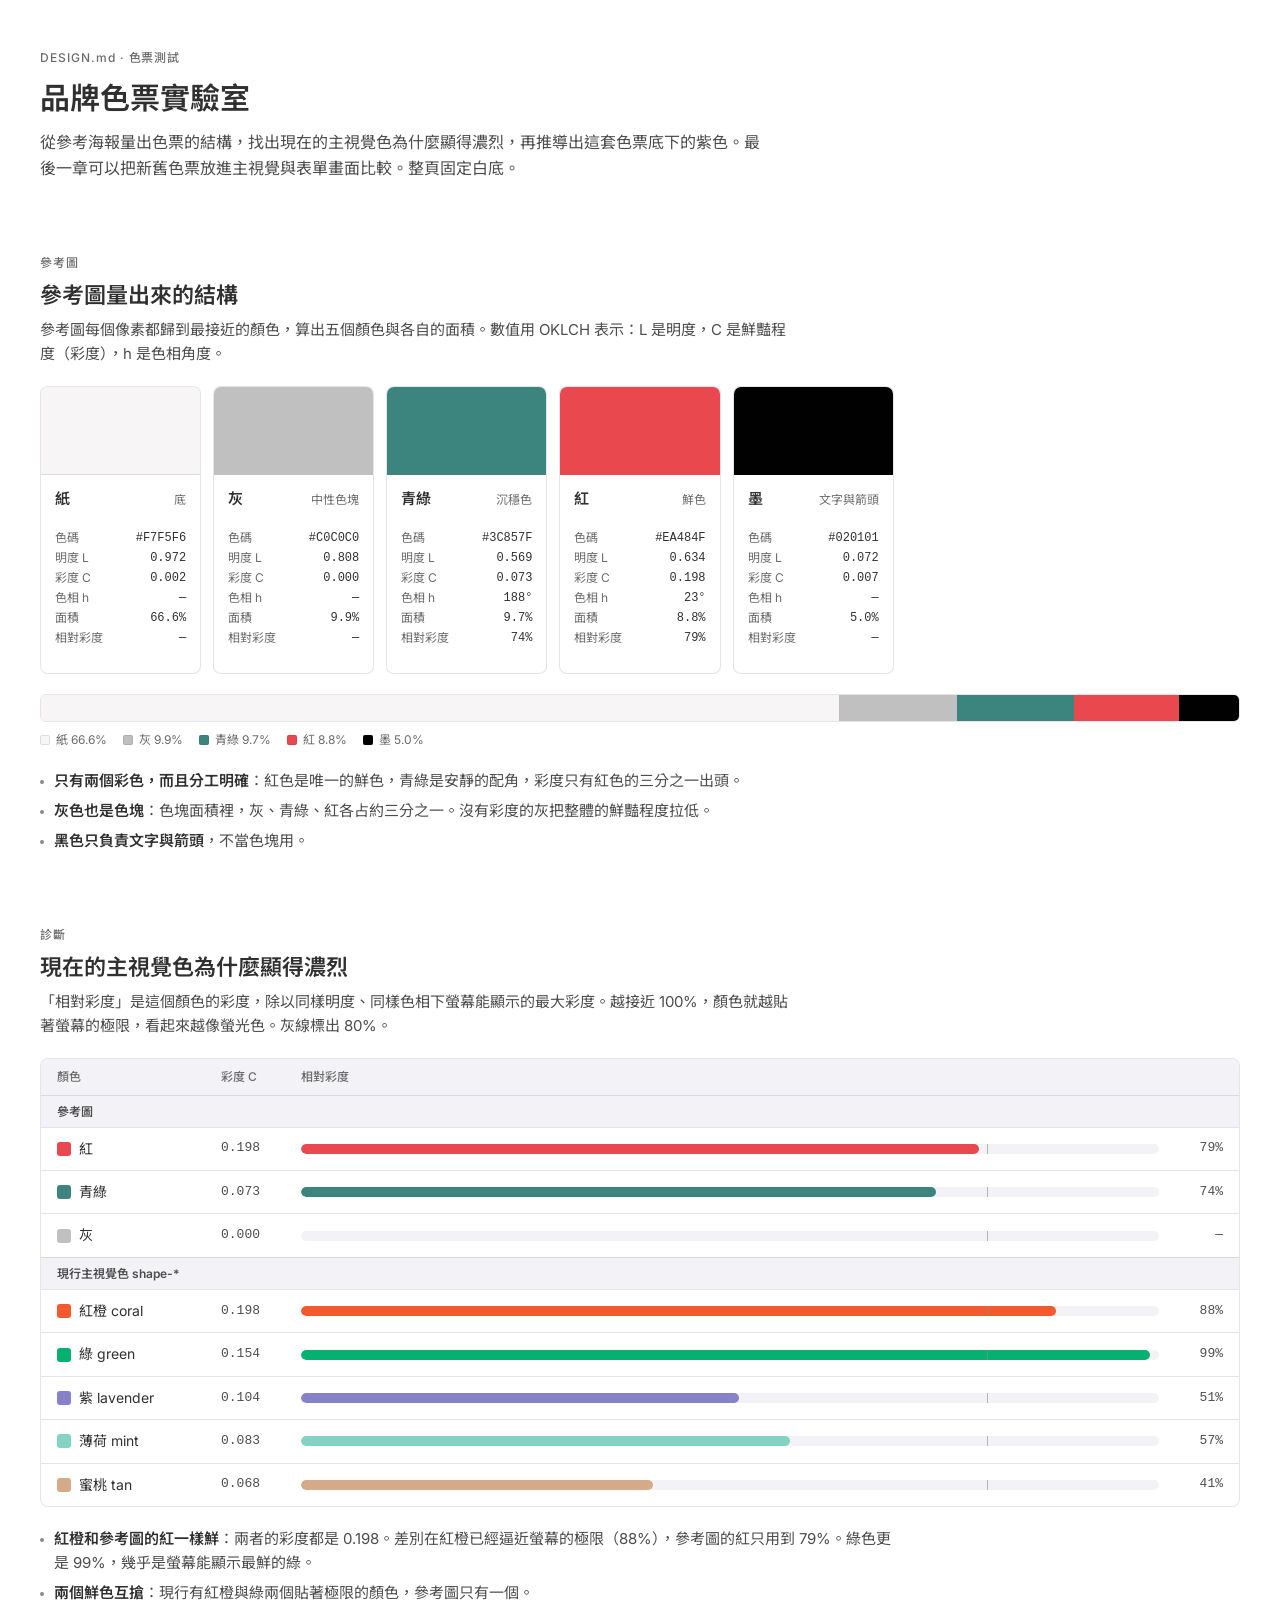
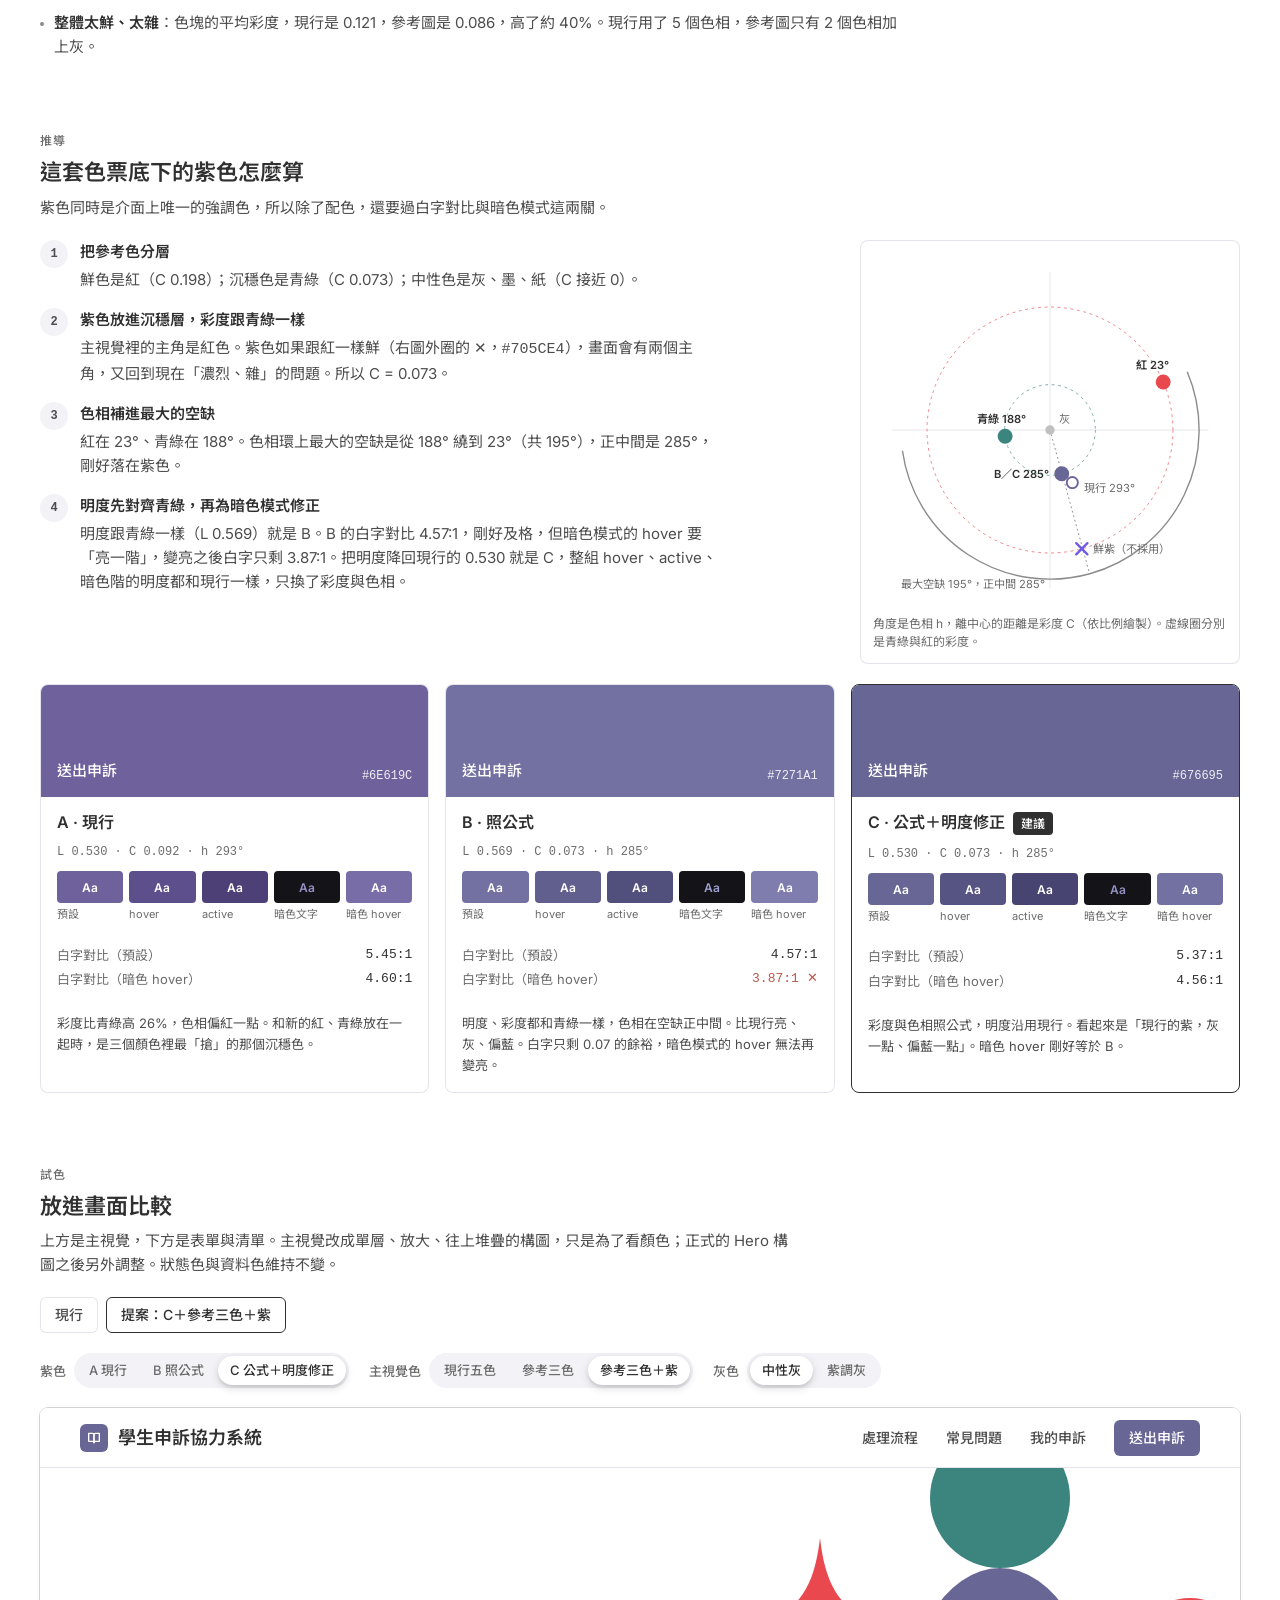
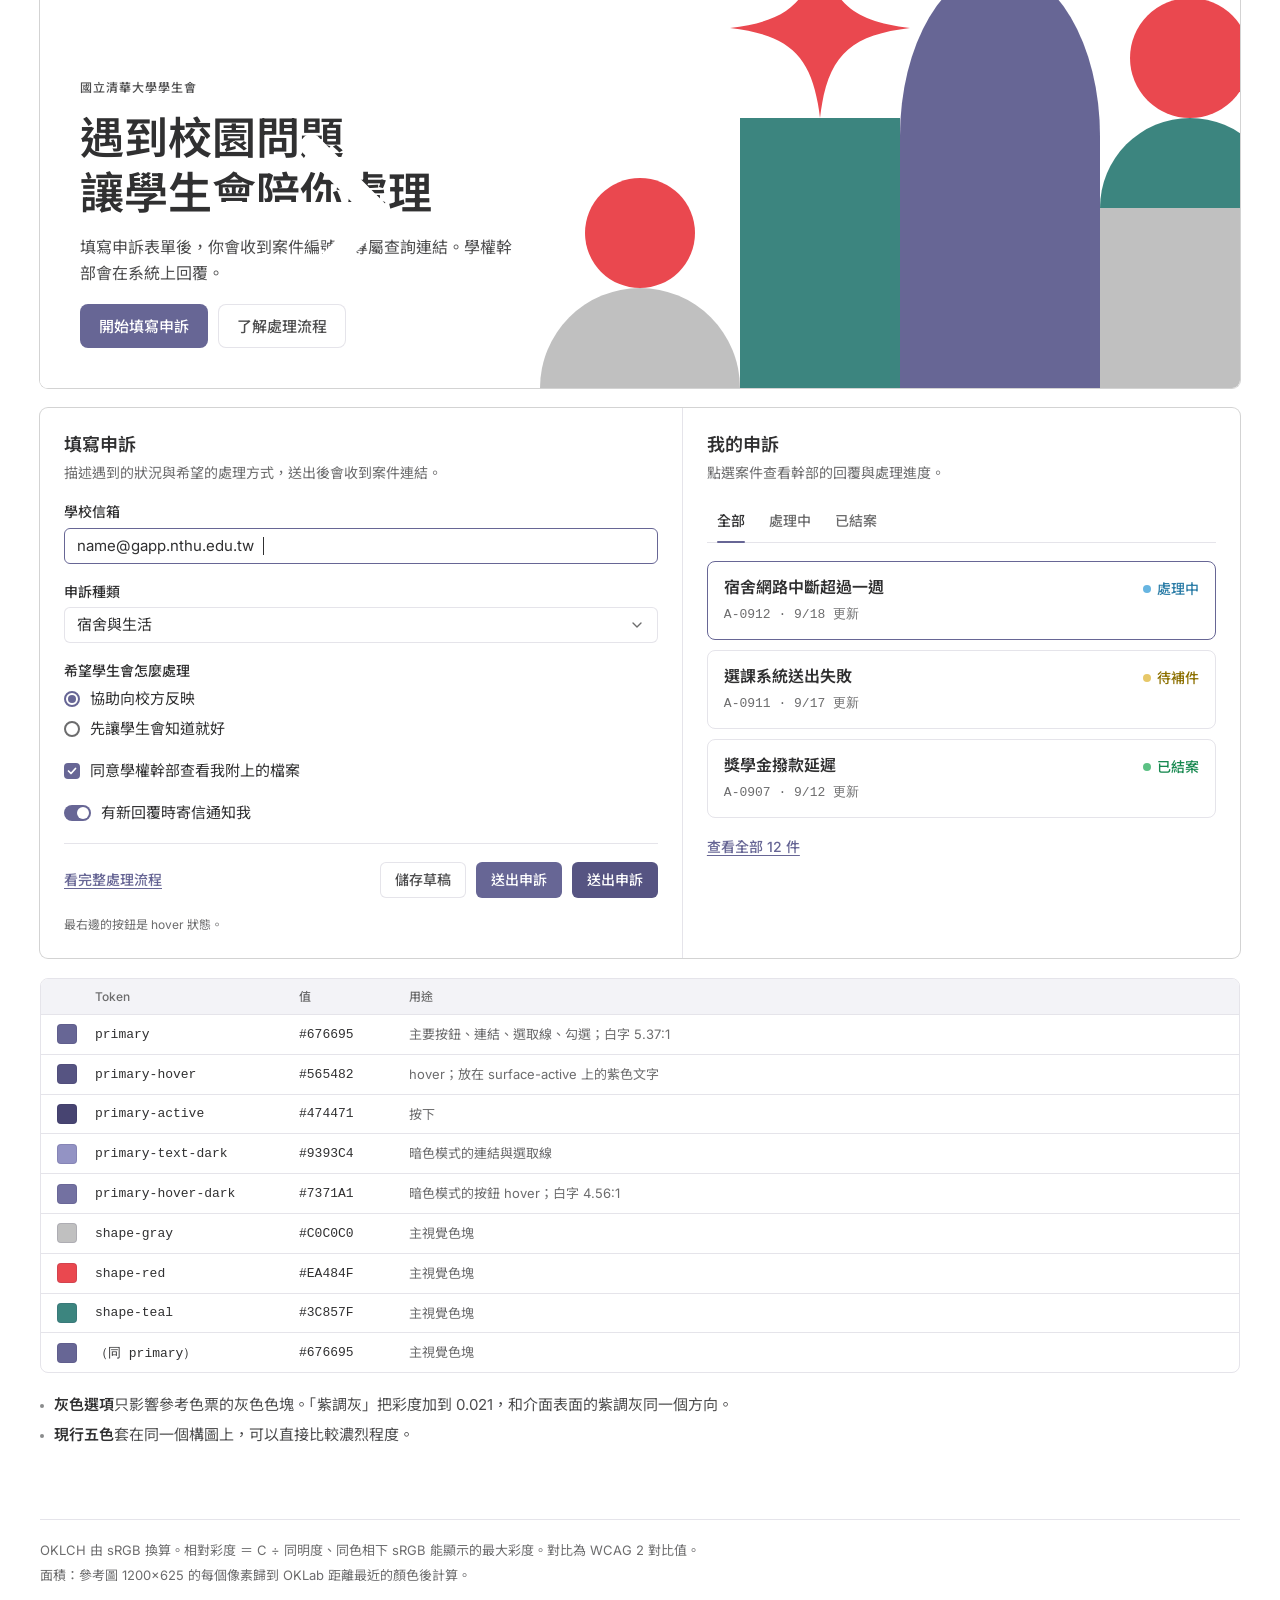
<file: lab/brand-color-lab.html>
<!doctype html>
<html lang="zh-Hant">
<meta charset="utf-8">
<meta name="viewport" content="width=device-width, initial-scale=1">
<title>品牌色票實驗室</title>
<meta name="claude:viewport-fit-sides" content="cover">
<link rel="preconnect" href="https://fonts.googleapis.com">
<link rel="preconnect" href="https://fonts.gstatic.com" crossorigin>
<link rel="stylesheet" href="https://fonts.googleapis.com/css2?family=Inter:opsz,wght@14..32,100..900&family=Noto+Sans+TC:wght@100..900&display=swap">
<style>
/* Layout：1200px 單欄容器，每章 = 說明 + 實測數據 + 對照。整頁固定白底（依需求），不跟隨暗色模式，方便判斷新色票 */
:root {
  color-scheme: light;
  --bg: #FFFFFF;
  --surface: #FFFFFF;
  --sunken: #F3F3F7;
  --hover: #F3F3F7;
  --active: #DCDBE6;
  --border: #2D26501F;
  --text-1: #303031;
  --text-2: #4D4D4E;
  --text-3: #6C6C6D;
  --text-4: #8A8B8C;
  --chrome: #6E619C;
  --on-dark: #F1F3F5;
  --dark: #141317;
  --seg-shadow: 0 3px 2px rgb(0 0 0 / 6%), 0 3px 8px rgb(0 0 0 / 15%), 0 0 1px rgb(0 0 0 / 4%);
  --font: "Inter", "Noto Sans TC", system-ui, sans-serif;
  --mono: ui-monospace, "SF Mono", "Cascadia Mono", Consolas, monospace;
  /* 試色區由 JS 改寫 */
  --p: #676695; --p-hover: #565482; --p-active: #474471;
  --success: #5CC184; --success-text: #16884F; --warning: #E7C869; --warning-text: #8D7102; --info: #67B5E1; --info-text: #2C7DA7;
}

* { box-sizing: border-box; }
body { background: var(--bg); color: var(--text-2); font: 400 15px/1.6 var(--font); -webkit-font-smoothing: antialiased; }
.wrap { max-width: 1248px; margin: 0 auto; padding-left: max(24px, env(safe-area-inset-left, 0px)); padding-right: max(24px, env(safe-area-inset-right, 0px)); padding-block: 40px 72px; display: grid; gap: 72px; }
@media (max-width: 520px) { .wrap { padding-left: max(16px, env(safe-area-inset-left, 0px)); padding-right: max(16px, env(safe-area-inset-right, 0px)); gap: 56px; } }
h1, h2, h3, h4, p, ol, ul { margin: 0; }
.page-h1 { font-size: 30px; font-weight: 600; line-height: 1.3; color: var(--text-1); text-wrap: balance; }
h2.sec { font-size: 22px; font-weight: 600; line-height: 1.35; color: var(--text-1); text-wrap: balance; }
h3 { font-size: 16px; font-weight: 600; line-height: 1.4; color: var(--text-1); }
.eyebrow { font-size: 12px; font-weight: 500; letter-spacing: 0.08em; color: var(--text-3); }
.lead { max-width: 720px; font-size: 16px; }
.caption { font-size: 12px; color: var(--text-3); line-height: 1.5; }
.mono { font-family: var(--mono); font-variant-numeric: tabular-nums; }
section, header.top { display: grid; gap: 20px; }
header.top { gap: 12px; }
.section-head { display: grid; gap: 8px; }
.section-head p { max-width: 760px; }
.notes { display: grid; gap: 6px; padding: 0; list-style: none; max-width: 860px; }
.notes li { position: relative; padding-left: 14px; }
.notes li::before { content: ""; position: absolute; left: 0; top: 11px; width: 4px; height: 4px; border-radius: 9999px; background: var(--text-4); }
.notes strong, .steps strong { color: var(--text-1); font-weight: 600; }
footer.foot { border-top: 1px solid var(--border); padding-top: 20px; color: var(--text-3); font-size: 13px; display: grid; gap: 4px; }

/* 控制項 */
.controls { display: flex; flex-wrap: wrap; gap: 12px 20px; align-items: center; }
.ctl { display: inline-flex; align-items: center; gap: 8px; flex-wrap: wrap; }
.ctl-label { font-size: 13px; font-weight: 500; color: var(--text-3); }
.seg { display: inline-flex; flex-wrap: wrap; gap: 2px; padding: 3px; border-radius: 18px; background: var(--hover); }
.seg button { font: 500 13px/1 var(--font); color: var(--text-3); background: transparent; border: 0; padding: 8px 12px; border-radius: 9999px; cursor: pointer; transition: color 100ms ease-in-out, background-color 100ms ease-in-out; }
.seg button:hover { color: var(--text-1); }
.seg button[aria-pressed="true"] { background: var(--surface); color: var(--text-1); box-shadow: var(--seg-shadow); }
.seg button:focus-visible, .preset:focus-visible { outline: 2px solid var(--chrome); outline-offset: 2px; }
.presets { display: flex; gap: 8px; flex-wrap: wrap; }
.preset { font: 500 14px/1 var(--font); height: 36px; padding: 0 14px; border-radius: 6px; border: 1px solid var(--border); background: var(--surface); color: var(--text-2); cursor: pointer; transition: background-color 100ms ease-in-out, color 100ms ease-in-out; }
.preset:hover { background: var(--hover); color: var(--text-1); }
.preset[aria-pressed="true"] { border-color: var(--text-1); color: var(--text-1); }

/* 01 參考圖 */
.swatches { display: grid; grid-template-columns: repeat(auto-fill, minmax(160px, 1fr)); gap: 12px; }
.sw { border: 1px solid var(--border); border-radius: 8px; overflow: hidden; display: grid; align-content: start; background: var(--surface); }
.sw-chip { height: 88px; }
.sw-chip.paper { box-shadow: inset 0 -1px 0 var(--border); }
.sw-body { padding: 12px 14px 14px; display: grid; gap: 6px; }
.sw-name { display: flex; justify-content: space-between; align-items: baseline; gap: 8px; }
.sw-name b { color: var(--text-1); font-weight: 600; }
.sw-name span { font-size: 12px; color: var(--text-3); }
.kv { display: grid; grid-template-columns: auto 1fr; gap: 2px 12px; font-size: 12px; line-height: 1.5; }
.kv dt { color: var(--text-3); }
.kv dd { margin: 0; color: var(--text-1); font-family: var(--mono); font-variant-numeric: tabular-nums; text-align: right; }
.area { display: grid; gap: 8px; }
.area-bar { display: flex; height: 28px; border-radius: 6px; overflow: hidden; border: 1px solid var(--border); }
.area-bar i { display: block; height: 100%; }
.area-legend { display: flex; flex-wrap: wrap; gap: 6px 16px; font-size: 12px; color: var(--text-3); }
.area-legend span { display: inline-flex; align-items: center; gap: 6px; }
.area-legend i { width: 10px; height: 10px; border-radius: 2px; display: inline-block; box-shadow: inset 0 0 0 1px var(--border); }

/* 02 濃烈 */
.chroma { border: 1px solid var(--border); border-radius: 8px; overflow: hidden; background: var(--surface); }
.chroma-row { display: grid; grid-template-columns: 148px 64px minmax(0, 1fr) 48px; gap: 16px; align-items: center; padding: 10px 16px; border-top: 1px solid var(--border); font-size: 14px; }
.chroma-row:first-child { border-top: 0; }
.chroma-row.head { background: var(--sunken); padding-block: 8px; font-size: 12px; font-weight: 500; color: var(--text-3); }
.chroma-row.group { background: var(--sunken); padding-block: 6px; font-size: 12px; font-weight: 600; color: var(--text-2); grid-template-columns: 1fr; }
.chroma-name { display: inline-flex; align-items: center; gap: 8px; color: var(--text-1); min-width: 0; }
.chroma-name i { width: 14px; height: 14px; border-radius: 3px; flex-shrink: 0; }
.chroma-row .mono { color: var(--text-2); font-size: 13px; }
.chroma-row .pct { text-align: right; }
.track { position: relative; height: 10px; border-radius: 9999px; background: var(--sunken); overflow: hidden; }
.track i { position: absolute; inset: 0 auto 0 0; border-radius: 9999px; }
.track::after { content: ""; position: absolute; top: 0; bottom: 0; left: 80%; width: 1px; background: var(--text-4); opacity: 0.6; }
@media (max-width: 640px) { .chroma-row { grid-template-columns: 112px 52px minmax(0, 1fr) 40px; gap: 10px; padding-inline: 12px; } }

/* 03 推導 */
.derive { display: grid; grid-template-columns: minmax(0, 1fr) 380px; gap: 40px; align-items: start; }
@media (max-width: 900px) { .derive { grid-template-columns: minmax(0, 1fr); } }
.steps { display: grid; gap: 16px; padding: 0; list-style: none; counter-reset: step; max-width: 680px; }
.steps li { display: grid; grid-template-columns: 28px minmax(0, 1fr); gap: 12px; counter-increment: step; }
.steps li::before { content: counter(step); width: 28px; height: 28px; border-radius: 9999px; background: var(--sunken); display: grid; place-items: center; font: 600 12px var(--mono); color: var(--text-2); }
.steps li > div { display: grid; gap: 4px; }
.plot { border: 1px solid var(--border); border-radius: 8px; background: var(--surface); padding: 12px; display: grid; gap: 8px; }
.plot svg { width: 100%; height: auto; display: block; }
.plot text { font-family: var(--font); }
.cands { display: grid; grid-template-columns: repeat(auto-fit, minmax(min(100%, 320px), 1fr)); gap: 16px; }
.cand { border: 1px solid var(--border); border-radius: 8px; overflow: hidden; display: grid; align-content: start; background: var(--surface); }
.cand.pick { border-color: var(--text-1); }
.cand-chip { height: 112px; display: flex; align-items: flex-end; justify-content: space-between; padding: 14px 16px; color: #FFFFFF; }
.cand-chip b { font-size: 15px; font-weight: 500; }
.cand-chip span { font: 12px var(--mono); opacity: 0.9; }
.cand-body { padding: 14px 16px 16px; display: grid; gap: 10px; }
.cand-title { display: flex; align-items: baseline; gap: 8px; flex-wrap: wrap; }
.cand-title h3 { font-size: 16px; }
.tag { font-size: 12px; font-weight: 500; padding: 2px 8px; border-radius: 4px; background: var(--sunken); color: var(--text-2); }
.tag.pick { background: var(--text-1); color: #FFFFFF; }
.scale { display: grid; grid-template-columns: repeat(5, minmax(0, 1fr)); gap: 6px; }
.scale div { display: grid; gap: 4px; min-width: 0; }
.scale i { height: 32px; border-radius: 4px; display: grid; place-items: center; font: 600 12px var(--font); font-style: normal; }
.scale span { font-size: 11px; color: var(--text-3); line-height: 1.3; }
.checks { display: grid; gap: 4px; font-size: 13px; }
.checks div { display: flex; justify-content: space-between; gap: 12px; }
.checks dt { color: var(--text-3); }
.checks dd { margin: 0; font-family: var(--mono); font-variant-numeric: tabular-nums; color: var(--text-1); }
.checks dd.bad { color: #B85A4A; }
.cand-note { font-size: 13px; color: var(--text-2); line-height: 1.6; }

/* 04 試色 */
.mock-wrap { border-radius: 8px; box-shadow: 0 0 0 1px rgb(128 128 128 / 35%); overflow: hidden; }
.mock-scroll { overflow-x: auto; }
.mock { min-width: 1200px; background: #FFFFFF; color: var(--text-2); }
.m-nav { display: flex; align-items: center; gap: 4px; height: 60px; padding: 0 40px; border-bottom: 1px solid var(--border); background: #FFFFFF; }
.m-brand { display: inline-flex; align-items: center; gap: 10px; color: var(--text-1); margin-right: auto; font-size: 18px; font-weight: 600; }
.logo { width: 28px; height: 28px; border-radius: 6px; background: var(--p); display: grid; place-items: center; color: #FFFFFF; flex-shrink: 0; }
.m-item { position: relative; display: inline-flex; align-items: center; height: 60px; font-size: 14px; font-weight: 500; color: var(--text-2); padding: 0 12px; }
.m-item.on { color: var(--text-1); }
.m-item.on::after { content: ""; position: absolute; left: 12px; right: 12px; bottom: -1px; height: 2px; background: var(--p); }
.btn { display: inline-flex; align-items: center; justify-content: center; gap: 8px; border: 1px solid transparent; white-space: nowrap; font: 500 14px/1 var(--font); height: 36px; padding: 0 14px; border-radius: 6px; }
.btn.lg { height: 44px; padding: 0 18px; font-size: 15px; border-radius: 8px; }
.btn.primary { background: var(--p); color: #FFFFFF; }
.btn.primary.is-hover { background: var(--p-hover); }
.btn.secondary { background: #FFFFFF; color: var(--text-2); border-color: var(--border); }
.m-cta { margin-left: 12px; }
.banner { position: relative; height: 520px; overflow: hidden; background: #FFFFFF; }
.banner svg { position: absolute; inset: 0; width: 100%; height: 100%; }
.b-copy { position: absolute; left: 40px; bottom: 40px; display: grid; gap: 14px; max-width: 440px; }
.b-eyebrow { font-size: 12px; font-weight: 500; letter-spacing: 0.08em; color: var(--text-2); }
.b-title { font-size: 44px; font-weight: 600; line-height: 1.25; color: var(--text-1); }
.b-lead { font-size: 16px; line-height: 1.6; color: var(--text-2); }
.b-actions { display: flex; gap: 10px; margin-top: 4px; }

.ui { display: grid; grid-template-columns: minmax(0, 1.15fr) minmax(0, 1fr); gap: 0; border-radius: 8px; box-shadow: 0 0 0 1px rgb(128 128 128 / 35%); overflow: hidden; background: #FFFFFF; }
@media (max-width: 860px) { .ui { grid-template-columns: minmax(0, 1fr); } }
.ui-col { padding: 24px; display: grid; gap: 18px; align-content: start; min-width: 0; }
.ui-col + .ui-col { border-left: 1px solid var(--border); }
@media (max-width: 860px) { .ui-col + .ui-col { border-left: 0; border-top: 1px solid var(--border); } }
.ui-head { display: grid; gap: 4px; }
.ui-head h4 { font-size: 18px; font-weight: 600; line-height: 1.4; color: var(--text-1); }
.ui-head p { font-size: 14px; color: var(--text-3); }
.field { display: grid; gap: 6px; }
.field > label, .field > .flabel { font-size: 14px; font-weight: 500; line-height: 1.4; color: var(--text-1); }
.input { height: 36px; border: 1px solid var(--border); border-radius: 6px; padding: 0 12px; display: flex; align-items: center; justify-content: space-between; gap: 8px; font-size: 15px; color: var(--text-1); background: #FFFFFF; min-width: 0; }
.input.focus { border-color: var(--p); }
.input .caret { width: 1px; height: 18px; background: var(--text-1); margin-left: 1px; }
.input svg { color: var(--text-3); flex-shrink: 0; }
.choice { display: flex; align-items: center; gap: 10px; font-size: 15px; color: var(--text-1); }
.radio { width: 16px; height: 16px; border-radius: 9999px; border: 2px solid var(--text-3); flex-shrink: 0; display: grid; place-items: center; }
.radio.on { border-color: var(--p); }
.radio.on::after { content: ""; width: 8px; height: 8px; border-radius: 9999px; background: var(--p); }
.check { width: 16px; height: 16px; border-radius: 4px; border: 2px solid var(--text-3); flex-shrink: 0; display: grid; place-items: center; }
.check.on { border: 0; background: var(--p); }
.switch { width: 27px; height: 16px; border-radius: 9999px; background: var(--border); position: relative; flex-shrink: 0; }
.switch.on { background: var(--p); }
.switch::after { content: ""; position: absolute; top: 2px; left: 2px; width: 12px; height: 12px; border-radius: 9999px; background: #FFFFFF; }
.switch.on::after { left: 13px; }
.ui-foot { display: flex; align-items: center; gap: 10px; flex-wrap: wrap; padding-top: 18px; border-top: 1px solid var(--border); }
.ui-foot .link { margin-right: auto; }
.link { color: var(--p); font-size: 14px; font-weight: 500; text-decoration: underline; text-underline-offset: 3px; text-decoration-thickness: 1px; }
.tabs { display: flex; gap: 4px; border-bottom: 1px solid var(--border); }
.tab { position: relative; font-size: 14px; font-weight: 500; color: var(--text-3); padding: 8px 10px 10px; }
.tab.on { color: var(--text-1); }
.tab.on::after { content: ""; position: absolute; left: 10px; right: 10px; bottom: -1px; height: 2px; border-radius: 2px; background: var(--p); }
.case { border: 1px solid var(--border); border-radius: 8px; padding: 14px 16px; display: grid; gap: 4px; }
.case.on { border-color: var(--p); }
.case-top { display: flex; justify-content: space-between; gap: 12px; align-items: baseline; }
.case b { font-size: 16px; font-weight: 600; color: var(--text-1); line-height: 1.4; }
.case .meta { font-size: 13px; color: var(--text-3); font-family: var(--mono); }
.stat { display: inline-flex; align-items: center; gap: 6px; font-size: 14px; font-weight: 500; white-space: nowrap; }
.stat i { width: 8px; height: 8px; border-radius: 9999px; display: inline-block; }
.cases { display: grid; gap: 10px; }

.tokens { border: 1px solid var(--border); border-radius: 8px; overflow: hidden; }
.tok-row { display: grid; grid-template-columns: 24px 190px 96px minmax(0, 1fr); gap: 14px; align-items: center; padding: 9px 16px; border-top: 1px solid var(--border); font-size: 14px; }
.tok-row:first-child { border-top: 0; }
.tok-row.head { background: var(--sunken); padding-block: 8px; font-size: 12px; font-weight: 500; color: var(--text-3); }
.tok-row i { width: 20px; height: 20px; border-radius: 4px; box-shadow: inset 0 0 0 1px var(--border); }
.tok-row code { font: 13px var(--mono); color: var(--text-1); }
.tok-row .use { color: var(--text-3); font-size: 13px; }
@media (max-width: 640px) { .tok-row { grid-template-columns: 20px minmax(0, 1fr) 80px; } .tok-row .use { grid-column: 2 / -1; } }
</style>

<div class="wrap">
  <header class="top">
    <span class="eyebrow">DESIGN.md · 色票測試</span>
    <h1 class="page-h1">品牌色票實驗室</h1>
    <p class="lead">從參考海報量出色票的結構，找出現在的主視覺色為什麼顯得濃烈，再推導出這套色票底下的紫色。最後一章可以把新舊色票放進主視覺與表單畫面比較。整頁固定白底。</p>
  </header>

  <section aria-labelledby="ref-title">
    <div class="section-head"><span class="eyebrow">參考圖</span><h2 class="sec" id="ref-title">參考圖量出來的結構</h2>
      <p>參考圖每個像素都歸到最接近的顏色，算出五個顏色與各自的面積。數值用 OKLCH 表示：L 是明度，C 是鮮豔程度（彩度），h 是色相角度。</p></div>
    <div class="swatches" id="ref-swatches"></div>
    <div class="area">
      <div class="area-bar" id="area-bar" role="img" aria-label="面積占比：紙 66.6%、灰 9.9%、青綠 9.7%、紅 8.8%、墨 5.0%"></div>
      <div class="area-legend" id="area-legend"></div>
    </div>
    <ul class="notes">
      <li><strong>只有兩個彩色，而且分工明確</strong>：紅色是唯一的鮮色，青綠是安靜的配角，彩度只有紅色的三分之一出頭。</li>
      <li><strong>灰色也是色塊</strong>：色塊面積裡，灰、青綠、紅各占約三分之一。沒有彩度的灰把整體的鮮豔程度拉低。</li>
      <li><strong>黑色只負責文字與箭頭</strong>，不當色塊用。</li>
    </ul>
  </section>

  <section aria-labelledby="loud-title">
    <div class="section-head"><span class="eyebrow">診斷</span><h2 class="sec" id="loud-title">現在的主視覺色為什麼顯得濃烈</h2>
      <p>「相對彩度」是這個顏色的彩度，除以同樣明度、同樣色相下螢幕能顯示的最大彩度。越接近 100%，顏色就越貼著螢幕的極限，看起來越像螢光色。灰線標出 80%。</p></div>
    <div class="chroma" id="chroma"></div>
    <ul class="notes">
      <li><strong>紅橙和參考圖的紅一樣鮮</strong>：兩者的彩度都是 0.198。差別在紅橙已經逼近螢幕的極限（88%），參考圖的紅只用到 79%。綠色更是 99%，幾乎是螢幕能顯示最鮮的綠。</li>
      <li><strong>兩個鮮色互搶</strong>：現行有紅橙與綠兩個貼著極限的顏色，參考圖只有一個。</li>
      <li><strong>整體太鮮、太雜</strong>：色塊的平均彩度，現行是 0.121，參考圖是 0.086，高了約 40%。現行用了 5 個色相，參考圖只有 2 個色相加上灰。</li>
    </ul>
  </section>

  <section aria-labelledby="derive-title">
    <div class="section-head"><span class="eyebrow">推導</span><h2 class="sec" id="derive-title">這套色票底下的紫色怎麼算</h2>
      <p>紫色同時是介面上唯一的強調色，所以除了配色，還要過白字對比與暗色模式這兩關。</p></div>
    <div class="derive">
      <ol class="steps">
        <li><div><strong>把參考色分層</strong><span>鮮色是紅（C 0.198）；沉穩色是青綠（C 0.073）；中性色是灰、墨、紙（C 接近 0）。</span></div></li>
        <li><div><strong>紫色放進沉穩層，彩度跟青綠一樣</strong><span>主視覺裡的主角是紅色。紫色如果跟紅一樣鮮（右圖外圈的 ✕，<span class="mono">#705CE4</span>），畫面會有兩個主角，又回到現在「濃烈、雜」的問題。所以 C = 0.073。</span></div></li>
        <li><div><strong>色相補進最大的空缺</strong><span>紅在 23°、青綠在 188°。色相環上最大的空缺是從 188° 繞到 23°（共 195°），正中間是 285°，剛好落在紫色。</span></div></li>
        <li><div><strong>明度先對齊青綠，再為暗色模式修正</strong><span>明度跟青綠一樣（L 0.569）就是 B。B 的白字對比 4.57:1，剛好及格，但暗色模式的 hover 要「亮一階」，變亮之後白字只剩 3.87:1。把明度降回現行的 0.530 就是 C，整組 hover、active、暗色階的明度都和現行一樣，只換了彩度與色相。</span></div></li>
      </ol>
      <figure class="plot" style="margin:0">
        <svg id="plot" viewBox="0 0 380 380" role="img" aria-label="色相與彩度圖：角度是色相，離中心越遠越鮮豔"></svg>
        <figcaption class="caption">角度是色相 h，離中心的距離是彩度 C（依比例繪製）。虛線圈分別是青綠與紅的彩度。</figcaption>
      </figure>
    </div>
    <div class="cands" id="cands"></div>
  </section>

  <section aria-labelledby="try-title">
    <div class="section-head"><span class="eyebrow">試色</span><h2 class="sec" id="try-title">放進畫面比較</h2>
      <p>上方是主視覺，下方是表單與清單。主視覺改成單層、放大、往上堆疊的構圖，只是為了看顏色；正式的 Hero 構圖之後另外調整。狀態色與資料色維持不變。</p></div>
    <div class="presets" id="presets"></div>
    <div class="controls" id="controls"></div>
    <div class="mock-wrap"><div class="mock-scroll"><div class="mock" id="banner-mock"></div></div></div>
    <div class="ui" id="ui"></div>
    <div class="tokens" id="tokens"></div>
    <ul class="notes">
      <li><strong>灰色選項</strong>只影響參考色票的灰色色塊。「紫調灰」把彩度加到 0.021，和介面表面的紫調灰同一個方向。</li>
      <li><strong>現行五色</strong>套在同一個構圖上，可以直接比較濃烈程度。</li>
    </ul>
  </section>

  <footer class="foot">
    <span>OKLCH 由 sRGB 換算。相對彩度 ＝ C ÷ 同明度、同色相下 sRGB 能顯示的最大彩度。對比為 WCAG 2 對比值。</span>
    <span>面積：參考圖 1200×625 的每個像素歸到 OKLab 距離最近的顏色後計算。</span>
  </footer>
</div>

<script>
(function () {
  "use strict";
  var $ = function (id) { return document.getElementById(id); };

  function seg(action, label, opts, cur) {
    return '<div class="ctl"><span class="ctl-label">' + label + '</span><div class="seg" role="group" aria-label="' + label + '">' +
      opts.map(function (o) { return '<button type="button" data-action="' + action + '" data-value="' + o[0] + '" aria-pressed="' + (o[0] === cur) + '">' + o[1] + "</button>"; }).join("") + "</div></div>";
  }

  /* ── 01 參考圖 ── */
  var REF = [
    { key: "paper", name: "紙", role: "底", hex: "#F7F5F6", L: 0.972, C: 0.002, h: null, area: 66.6, rel: null },
    { key: "gray", name: "灰", role: "中性色塊", hex: "#C0C0C0", L: 0.808, C: 0.000, h: null, area: 9.9, rel: null },
    { key: "teal", name: "青綠", role: "沉穩色", hex: "#3C857F", L: 0.569, C: 0.073, h: 188, area: 9.7, rel: 74 },
    { key: "red", name: "紅", role: "鮮色", hex: "#EA484F", L: 0.634, C: 0.198, h: 23, area: 8.8, rel: 79 },
    { key: "ink", name: "墨", role: "文字與箭頭", hex: "#020101", L: 0.072, C: 0.007, h: null, area: 5.0, rel: null }
  ];
  function renderRef() {
    $("ref-swatches").innerHTML = REF.map(function (r) {
      return '<div class="sw"><div class="sw-chip' + (r.key === "paper" ? " paper" : "") + '" style="background:' + r.hex + '"></div><div class="sw-body">' +
        '<div class="sw-name"><b>' + r.name + "</b><span>" + r.role + "</span></div>" +
        '<dl class="kv"><dt>色碼</dt><dd>' + r.hex + "</dd><dt>明度 L</dt><dd>" + r.L.toFixed(3) + "</dd><dt>彩度 C</dt><dd>" + r.C.toFixed(3) + "</dd><dt>色相 h</dt><dd>" + (r.h === null ? "—" : r.h + "°") + "</dd>" +
        "<dt>面積</dt><dd>" + r.area.toFixed(1) + "%</dd><dt>相對彩度</dt><dd>" + (r.rel === null ? "—" : r.rel + "%") + "</dd></dl></div></div>";
    }).join("");
    $("area-bar").innerHTML = REF.map(function (r) { return '<i style="width:' + r.area + "%;background:" + r.hex + '"></i>'; }).join("");
    $("area-legend").innerHTML = REF.map(function (r) { return '<span><i style="background:' + r.hex + '"></i>' + r.name + " " + r.area.toFixed(1) + "%</span>"; }).join("");
  }

  /* ── 02 濃烈 ── */
  var CHROMA = [
    ["參考圖"],
    ["紅", "#EA484F", 0.198, 79], ["青綠", "#3C857F", 0.073, 74], ["灰", "#C0C0C0", 0, 0],
    ["現行主視覺色 shape-*"],
    ["紅橙 coral", "#F45930", 0.198, 88], ["綠 green", "#06B070", 0.154, 99], ["紫 lavender", "#8582C8", 0.104, 51], ["薄荷 mint", "#82D3C3", 0.083, 57], ["蜜桃 tan", "#D5AA89", 0.068, 41]
  ];
  function renderChroma() {
    $("chroma").innerHTML = '<div class="chroma-row head"><span>顏色</span><span>彩度 C</span><span>相對彩度</span><span></span></div>' +
      CHROMA.map(function (r) {
        if (r.length === 1) return '<div class="chroma-row group">' + r[0] + "</div>";
        return '<div class="chroma-row"><span class="chroma-name"><i style="background:' + r[1] + '"></i>' + r[0] + '</span><span class="mono">' + r[2].toFixed(3) + "</span>" +
          '<span class="track"><i style="width:' + r[3] + "%;background:" + r[1] + '"></i></span><span class="mono pct">' + (r[3] ? r[3] + "%" : "—") + "</span></div>";
      }).join("");
  }

  /* ── 03 推導 ── */
  var CAND = {
    A: { name: "A · 現行", hex: "#6E619C", L: 0.530, C: 0.092, h: 293, hover: "#5D4F8B", active: "#4D4076", textDark: "#9A8FC8", hoverDark: "#796DA8",
      white: "5.45", hoverDarkWhite: "4.60", note: "彩度比青綠高 26%，色相偏紅一點。和新的紅、青綠放在一起時，是三個顏色裡最「搶」的那個沉穩色。" },
    B: { name: "B · 照公式", hex: "#7271A1", L: 0.569, C: 0.073, h: 285, hover: "#615F8E", active: "#514F7C", textDark: "#9F9FD1", hoverDark: "#7E7DAD",
      white: "4.57", hoverDarkWhite: "3.87", bad: true, note: "明度、彩度都和青綠一樣，色相在空缺正中間。比現行亮、灰、偏藍。白字只剩 0.07 的餘裕，暗色模式的 hover 無法再變亮。" },
    C: { name: "C · 公式＋明度修正", pick: true, hex: "#676695", L: 0.530, C: 0.073, h: 285, hover: "#565482", active: "#474471", textDark: "#9393C4", hoverDark: "#7371A1",
      white: "5.37", hoverDarkWhite: "4.56", note: "彩度與色相照公式，明度沿用現行。看起來是「現行的紫，灰一點、偏藍一點」。暗色 hover 剛好等於 B。" }
  };
  var CAND_KEYS = ["A", "B", "C"];
  function renderCands() {
    $("cands").innerHTML = CAND_KEYS.map(function (k) {
      var c = CAND[k];
      var chips = [["", c.hex, "預設"], ["", c.hover, "hover"], ["", c.active, "active"], ["dark", c.textDark, "暗色文字"], ["", c.hoverDark, "暗色 hover"]];
      return '<div class="cand' + (c.pick ? " pick" : "") + '"><div class="cand-chip" style="background:' + c.hex + '"><b>送出申訴</b><span>' + c.hex + "</span></div>" +
        '<div class="cand-body"><div class="cand-title"><h3>' + c.name + "</h3>" + (c.pick ? '<span class="tag pick">建議</span>' : "") + "</div>" +
        '<span class="caption mono">L ' + c.L.toFixed(3) + " · C " + c.C.toFixed(3) + " · h " + c.h + "°</span>" +
        '<div class="scale">' + chips.map(function (s) {
          return "<div><i style=\"" + (s[0] === "dark" ? "background:var(--dark);color:" + s[1] : "background:" + s[1] + ";color:#FFFFFF") + '">Aa</i><span>' + s[2] + "</span></div>";
        }).join("") + "</div>" +
        '<dl class="checks"><div><dt>白字對比（預設）</dt><dd>' + c.white + ":1</dd></div><div><dt>白字對比（暗色 hover）</dt><dd" + (c.bad ? ' class="bad"' : "") + ">" + c.hoverDarkWhite + ":1" + (c.bad ? " ✕" : "") + "</dd></div></dl>" +
        '<p class="cand-note">' + c.note + "</p></div></div>";
    }).join("");
  }

  function renderPlot() {
    var cx = 190, cy = 190, S = 140 / 0.21; // 每單位彩度的像素
    function pt(h, C) { var a = h * Math.PI / 180; return [cx + Math.cos(a) * C * S, cy - Math.sin(a) * C * S]; }
    function arc(r, h0, h1) {
      var p0 = [cx + Math.cos(h0 * Math.PI / 180) * r, cy - Math.sin(h0 * Math.PI / 180) * r];
      var p1 = [cx + Math.cos(h1 * Math.PI / 180) * r, cy - Math.sin(h1 * Math.PI / 180) * r];
      var large = (h1 - h0) > 180 ? 1 : 0;
      return "M" + p0[0].toFixed(1) + " " + p0[1].toFixed(1) + "A" + r + " " + r + " 0 " + large + " 0 " + p1[0].toFixed(1) + " " + p1[1].toFixed(1);
    }
    var out = [];
    out.push('<line x1="' + (cx - 170) + '" y1="' + cy + '" x2="' + (cx + 170) + '" y2="' + cy + '" stroke="var(--border)" />');
    out.push('<line x1="' + cx + '" y1="' + (cy - 170) + '" x2="' + cx + '" y2="' + (cy + 170) + '" stroke="var(--border)" />');
    out.push('<circle cx="' + cx + '" cy="' + cy + '" r="' + (0.073 * S).toFixed(1) + '" fill="none" stroke="#3C857F" stroke-dasharray="3 4" opacity="0.7" />');
    out.push('<circle cx="' + cx + '" cy="' + cy + '" r="' + (0.198 * S).toFixed(1) + '" fill="none" stroke="#EA484F" stroke-dasharray="3 4" opacity="0.7" />');
    // 最大空缺：188° → 383°
    out.push('<path d="' + arc(160, 188, 383) + '" fill="none" stroke="var(--text-4)" stroke-width="1.5" />');
    var mid = pt(285.4, 160 / S);
    out.push('<line x1="' + cx + '" y1="' + cy + '" x2="' + mid[0].toFixed(1) + '" y2="' + mid[1].toFixed(1) + '" stroke="var(--text-4)" stroke-dasharray="2 3" />');
    var vivid = pt(285, 0.198), red = pt(23, 0.198), teal = pt(188, 0.073), pc = pt(285, 0.073), pa = pt(293, 0.092);
    out.push('<g stroke="#705CE4" stroke-width="2.5" stroke-linecap="round"><line x1="' + (vivid[0] - 6) + '" y1="' + (vivid[1] - 6) + '" x2="' + (vivid[0] + 6) + '" y2="' + (vivid[1] + 6) + '" /><line x1="' + (vivid[0] + 6) + '" y1="' + (vivid[1] - 6) + '" x2="' + (vivid[0] - 6) + '" y2="' + (vivid[1] + 6) + '" /></g>');
    out.push('<circle cx="' + red[0] + '" cy="' + red[1] + '" r="8" fill="#EA484F" />');
    out.push('<circle cx="' + teal[0] + '" cy="' + teal[1] + '" r="8" fill="#3C857F" />');
    out.push('<circle cx="' + pa[0] + '" cy="' + pa[1] + '" r="6" fill="#FFFFFF" stroke="#6E619C" stroke-width="2" />');
    out.push('<circle cx="' + pc[0] + '" cy="' + pc[1] + '" r="8" fill="#676695" />');
    out.push('<circle cx="' + cx + '" cy="' + cy + '" r="5" fill="#C0C0C0" />');
    var T = function (x, y, s, anchor, color, weight) { return '<text x="' + x.toFixed(1) + '" y="' + y.toFixed(1) + '" font-size="12" text-anchor="' + (anchor || "start") + '" fill="' + (color || "var(--text-2)") + '"' + (weight ? ' font-weight="' + weight + '"' : "") + ">" + s + "</text>"; };
    out.push(T(red[0] - 12, red[1] - 14, "紅 23°", "middle", "var(--text-1)", 600));
    out.push(T(teal[0] - 4, teal[1] - 14, "青綠 188°", "middle", "var(--text-1)", 600));
    out.push(T(cx + 10, cy - 8, "灰", "start", "var(--text-3)"));
    out.push(T(pc[0] - 14, pc[1] + 4, "B／C 285°", "end", "var(--text-1)", 600));
    out.push(T(pa[0] + 12, pa[1] + 10, "現行 293°", "start", "var(--text-3)"));
    out.push(T(vivid[0] + 12, vivid[1] + 4, "鮮紫（不採用）", "start", "var(--text-3)"));
    out.push(T(30, 360, "最大空缺 195°，正中間 285°", "start", "var(--text-3)"));
    $("plot").innerHTML = out.join("");
  }

  /* ── 04 試色 ── */
  var GRAY = { neutral: "#C0C0C0", purple: "#C0BECD" };
  var LIB = {
    circle: { w: 100, h: 100, d: "M0 50a50 50 0 1 0 100 0a50 50 0 1 0 -100 0Z" },
    semi: { w: 100, h: 50, d: "M0 50A50 50 0 0 1 100 50Z" },
    arch: { w: 80, h: 100, d: "M0 100V40A40 40 0 0 1 80 40V100Z" },
    star: { w: 100, h: 100, d: "M50 0C54 34 66 46 100 50C66 54 54 66 50 100C46 66 34 54 0 50C34 46 46 34 50 0Z" },
    rect: { w: 100, h: 100, d: "M0 0H100V100H0Z" }
  };
  // [形狀, x, y, 寬, 高]（viewBox 1200×520，地面 y=520，全部在同一層、互相接觸往上堆）
  var COMP = [
    ["semi", 500, 420, 200, 100], ["circle", 545, 310, 110, 110],
    ["rect", 700, 250, 160, 270], ["star", 690, 70, 180, 180],
    ["arch", 860, 100, 200, 420], ["circle", 890, -40, 140, 140],
    ["rect", 1060, 340, 180, 180], ["semi", 1060, 250, 180, 90], ["circle", 1090, 130, 120, 120]
  ];
  var PALETTES = {
    current5: { label: "現行五色", colors: ["#D5AA89", "#F45930", "#06B070", "#F45930", "#8582C8", "#82D3C3", "#D5AA89", "#06B070", "#F45930"] },
    ref3: { label: "參考三色", colors: ["gray", "red", "teal", "red", "gray", "teal", "teal", "gray", "red"] },
    ref3p: { label: "參考三色＋紫", colors: ["gray", "red", "teal", "red", "purple", "teal", "gray", "teal", "red"] }
  };
  var state = { cand: "C", pal: "ref3p", gray: "neutral" };
  var PRESETS = { current: { cand: "A", pal: "current5", gray: "neutral" }, proposed: { cand: "C", pal: "ref3p", gray: "neutral" } };
  var BOOK = '<svg width="16" height="16" viewBox="0 0 24 24" fill="none" stroke="currentColor" stroke-width="2" stroke-linecap="round" stroke-linejoin="round" aria-hidden="true"><path d="M4 5h6a2 2 0 0 1 2 2v12a2 2 0 0 0-2-2H4Z"/><path d="M20 5h-6a2 2 0 0 0-2 2v12a2 2 0 0 1 2-2h6Z"/></svg>';
  var ARROW = '<svg width="16" height="16" viewBox="0 0 24 24" fill="none" stroke="currentColor" stroke-width="2" stroke-linecap="round" stroke-linejoin="round" aria-hidden="true"><path d="M5 12h14M13 6l6 6-6 6"/></svg>';
  var CHEVRON = '<svg width="16" height="16" viewBox="0 0 24 24" fill="none" stroke="currentColor" stroke-width="2" stroke-linecap="round" stroke-linejoin="round" aria-hidden="true"><path d="m6 9 6 6 6-6"/></svg>';
  var TICK = '<svg width="12" height="12" viewBox="0 0 24 24" fill="none" stroke="#FFFFFF" stroke-width="3.5" stroke-linecap="round" stroke-linejoin="round" aria-hidden="true"><path d="m5 12 5 5 9-10"/></svg>';

  function colorOf(slot) {
    if (slot === "gray") return GRAY[state.gray];
    if (slot === "red") return "#EA484F";
    if (slot === "teal") return "#3C857F";
    if (slot === "purple") return CAND[state.cand].hex;
    return slot;
  }
  function renderControls() {
    $("presets").innerHTML = '<button type="button" class="preset" data-preset="current" aria-pressed="' + same(PRESETS.current) + '">現行</button>' +
      '<button type="button" class="preset" data-preset="proposed" aria-pressed="' + same(PRESETS.proposed) + '">提案：C＋參考三色＋紫</button>';
    $("controls").innerHTML =
      seg("cand", "紫色", [["A", "A 現行"], ["B", "B 照公式"], ["C", "C 公式＋明度修正"]], state.cand) +
      seg("pal", "主視覺色", [["current5", "現行五色"], ["ref3", "參考三色"], ["ref3p", "參考三色＋紫"]], state.pal) +
      seg("gray", "灰色", [["neutral", "中性灰"], ["purple", "紫調灰"]], state.gray);
  }
  function same(p) { return p.cand === state.cand && p.pal === state.pal && p.gray === state.gray; }
  function applyVars() {
    var c = CAND[state.cand], root = document.documentElement.style;
    root.setProperty("--p", c.hex); root.setProperty("--p-hover", c.hover); root.setProperty("--p-active", c.active);
  }
  function renderBanner() {
    var cols = PALETTES[state.pal].colors;
    var shapes = COMP.map(function (s, i) {
      var L = LIB[s[0]];
      return '<g transform="translate(' + s[1] + " " + s[2] + ") scale(" + (s[3] / L.w) + " " + (s[4] / L.h) + ')"><path d="' + L.d + '" fill="' + colorOf(cols[i]) + '"/></g>';
    }).join("");
    $("banner-mock").innerHTML =
      '<div class="m-nav"><span class="m-brand"><span class="logo">' + BOOK + '</span>學生申訴協力系統</span>' +
        '<span class="m-item">處理流程</span><span class="m-item">常見問題</span><span class="m-item">我的申訴</span><span class="btn primary m-cta">送出申訴</span></div>' +
      '<div class="banner"><svg viewBox="0 0 1200 520" preserveAspectRatio="xMaxYMax slice" aria-hidden="true">' + shapes + "</svg>" +
        '<div class="b-copy"><span class="b-eyebrow">國立清華大學學生會</span><h3 class="b-title">遇到校園問題<br>讓學生會陪你處理</h3>' +
        '<p class="b-lead">填寫申訴表單後，你會收到案件編號與專屬查詢連結。學權幹部會在系統上回覆。</p>' +
        '<div class="b-actions"><span class="btn primary lg">開始填寫申訴' + ARROW + '</span><span class="btn secondary lg">了解處理流程</span></div></div></div>';
  }
  function stat(c, t, text) { return '<span class="stat" style="color:' + t + '"><i style="background:' + c + '"></i>' + text + "</span>"; }
  function renderUI() {
    $("ui").innerHTML =
      '<div class="ui-col">' +
        '<div class="ui-head"><h4>填寫申訴</h4><p>描述遇到的狀況與希望的處理方式，送出後會收到案件連結。</p></div>' +
        '<div class="field"><label>學校信箱</label><span class="input focus">name@gapp.nthu.edu.tw<span class="caret" style="margin-right:auto"></span></span></div>' +
        '<div class="field"><label>申訴種類</label><span class="input">宿舍與生活' + CHEVRON + "</span></div>" +
        '<div class="field"><span class="flabel">希望學生會怎麼處理</span>' +
          '<span class="choice"><span class="radio on"></span>協助向校方反映</span><span class="choice"><span class="radio"></span>先讓學生會知道就好</span></div>' +
        '<span class="choice"><span class="check on">' + TICK + "</span>同意學權幹部查看我附上的檔案</span>" +
        '<span class="choice"><span class="switch on"></span>有新回覆時寄信通知我</span>' +
        '<div class="ui-foot"><span class="link">看完整處理流程</span><span class="btn secondary">儲存草稿</span><span class="btn primary">送出申訴</span><span class="btn primary is-hover">送出申訴</span></div>' +
        '<span class="caption">最右邊的按鈕是 hover 狀態。</span>' +
      "</div>" +
      '<div class="ui-col">' +
        '<div class="ui-head"><h4>我的申訴</h4><p>點選案件查看幹部的回覆與處理進度。</p></div>' +
        '<div class="tabs"><span class="tab on">全部</span><span class="tab">處理中</span><span class="tab">已結案</span></div>' +
        '<div class="cases">' +
          '<div class="case on"><div class="case-top"><b>宿舍網路中斷超過一週</b>' + stat("var(--info)", "var(--info-text)", "處理中") + '</div><span class="meta">A-0912 · 9/18 更新</span></div>' +
          '<div class="case"><div class="case-top"><b>選課系統送出失敗</b>' + stat("var(--warning)", "var(--warning-text)", "待補件") + '</div><span class="meta">A-0911 · 9/17 更新</span></div>' +
          '<div class="case"><div class="case-top"><b>獎學金撥款延遲</b>' + stat("var(--success)", "var(--success-text)", "已結案") + '</div><span class="meta">A-0907 · 9/12 更新</span></div>' +
        "</div>" +
        '<span class="link">查看全部 12 件</span>' +
      "</div>";
  }
  function renderTokens() {
    var c = CAND[state.cand];
    var rows = [
      ["primary", c.hex, "主要按鈕、連結、選取線、勾選；白字 " + c.white + ":1"],
      ["primary-hover", c.hover, "hover；放在 surface-active 上的紫色文字"],
      ["primary-active", c.active, "按下"],
      ["primary-text-dark", c.textDark, "暗色模式的連結與選取線"],
      ["primary-hover-dark", c.hoverDark, "暗色模式的按鈕 hover；白字 " + c.hoverDarkWhite + ":1" + (c.bad ? "，不及格" : "")]
    ];
    var used = {};
    PALETTES[state.pal].colors.forEach(function (s) { used[colorOf(s)] = s; });
    var shapeRows = Object.keys(used).map(function (hex) {
      var s = used[hex], name = { gray: "shape-gray", red: "shape-red", teal: "shape-teal", purple: "（同 primary）" }[s] || "現行 shape-*";
      return [name, hex, "主視覺色塊"];
    });
    $("tokens").innerHTML = '<div class="tok-row head"><span></span><span>Token</span><span>值</span><span>用途</span></div>' +
      rows.concat(shapeRows).map(function (r) {
        return '<div class="tok-row"><i style="background:' + r[1] + '"></i><code>' + r[0] + "</code><code>" + r[1] + '</code><span class="use">' + r[2] + "</span></div>";
      }).join("");
  }
  function renderTry() { applyVars(); renderControls(); renderBanner(); renderUI(); renderTokens(); }

  document.addEventListener("click", function (e) {
    var p = e.target.closest("[data-preset]");
    if (p) { state = Object.assign({}, PRESETS[p.getAttribute("data-preset")]); renderTry(); return; }
    var b = e.target.closest("[data-action]");
    if (!b) return;
    state[b.getAttribute("data-action")] = b.getAttribute("data-value");
    renderTry();
  });

  renderRef(); renderChroma(); renderCands(); renderPlot(); renderTry();
})();
</script>
</file>
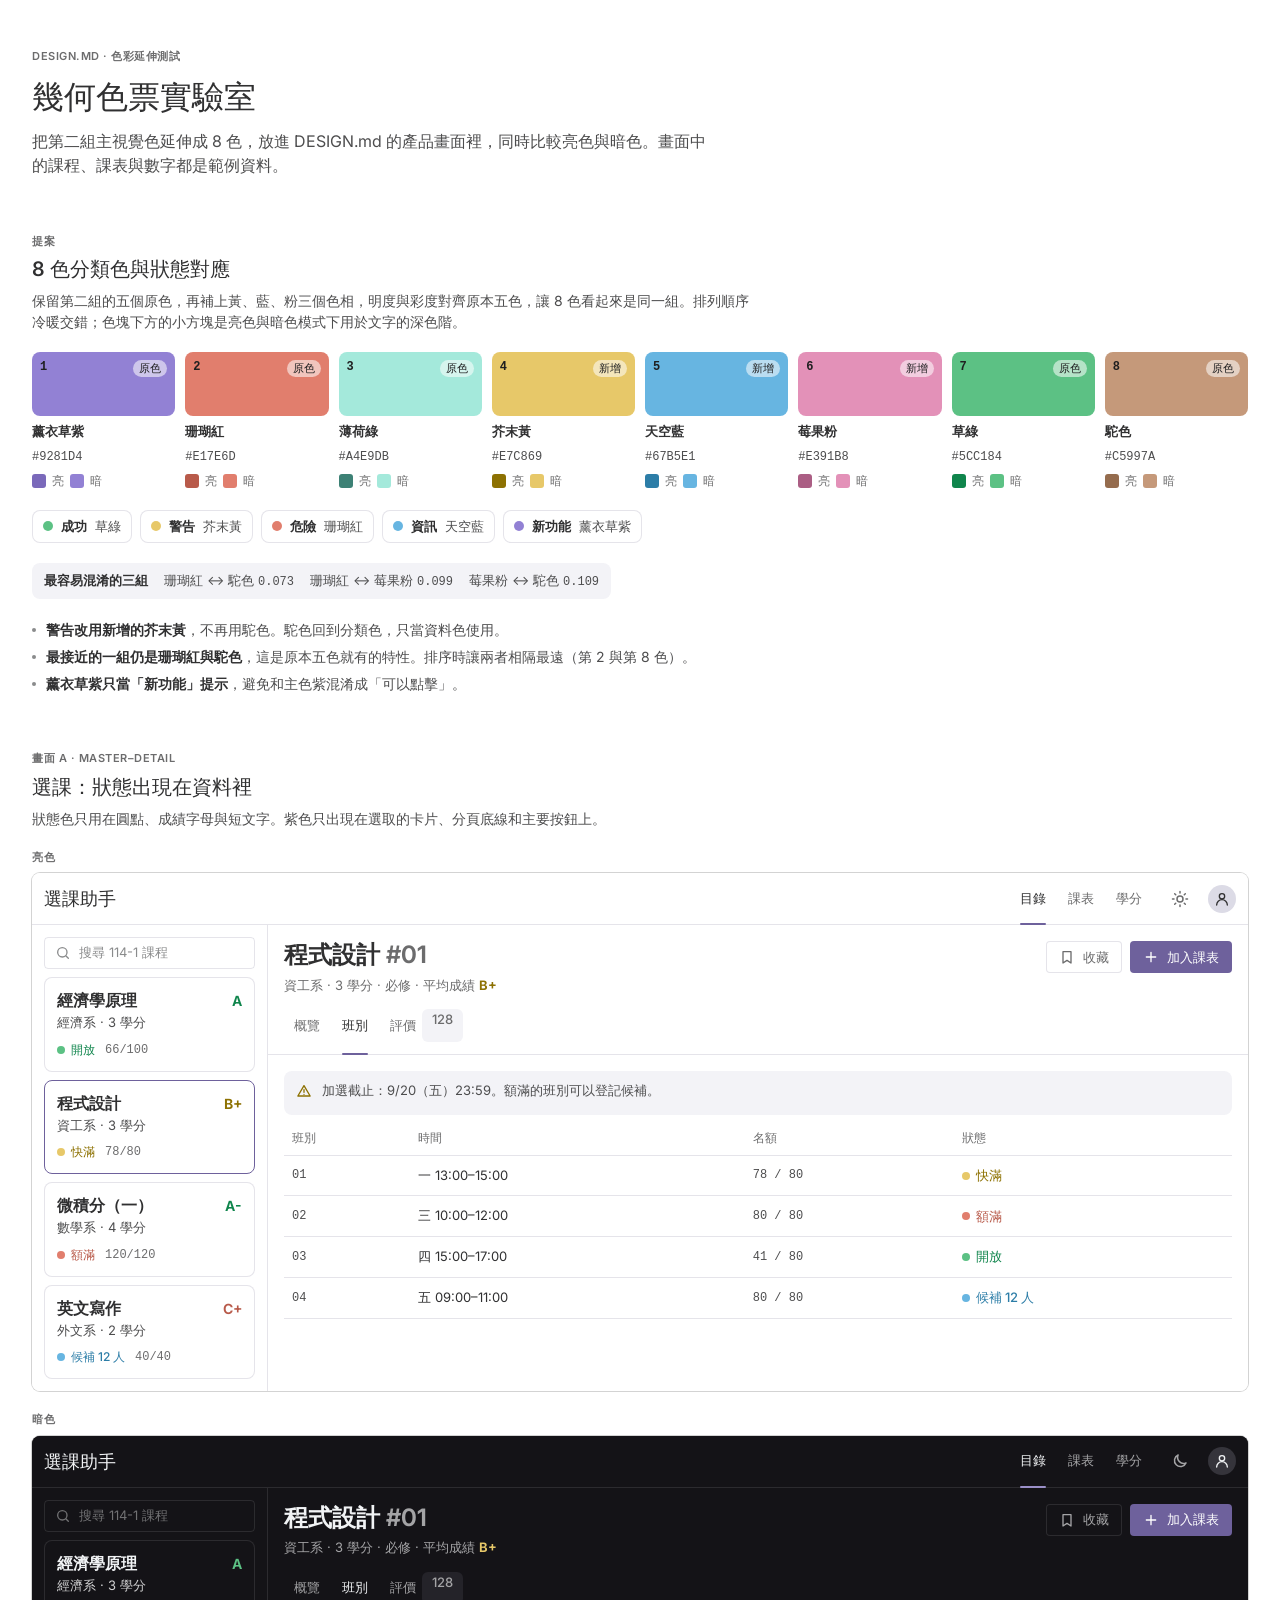
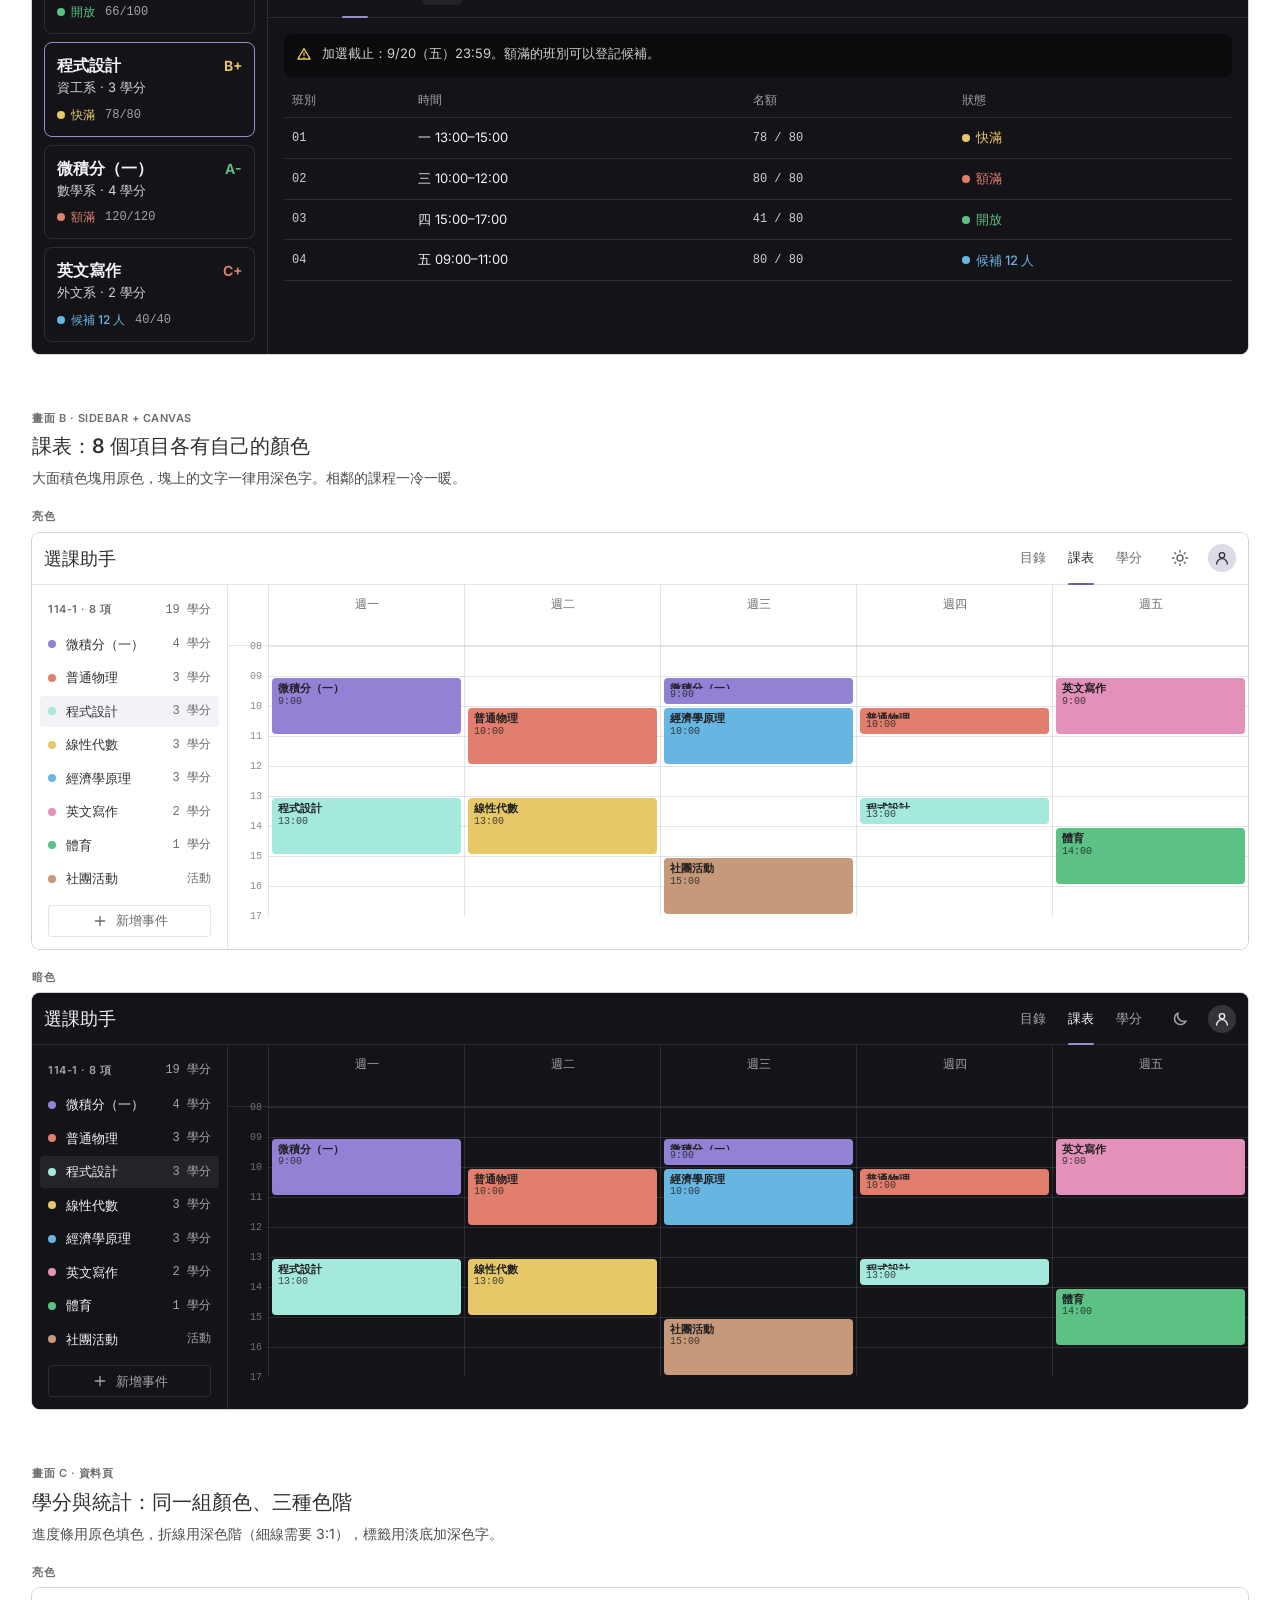
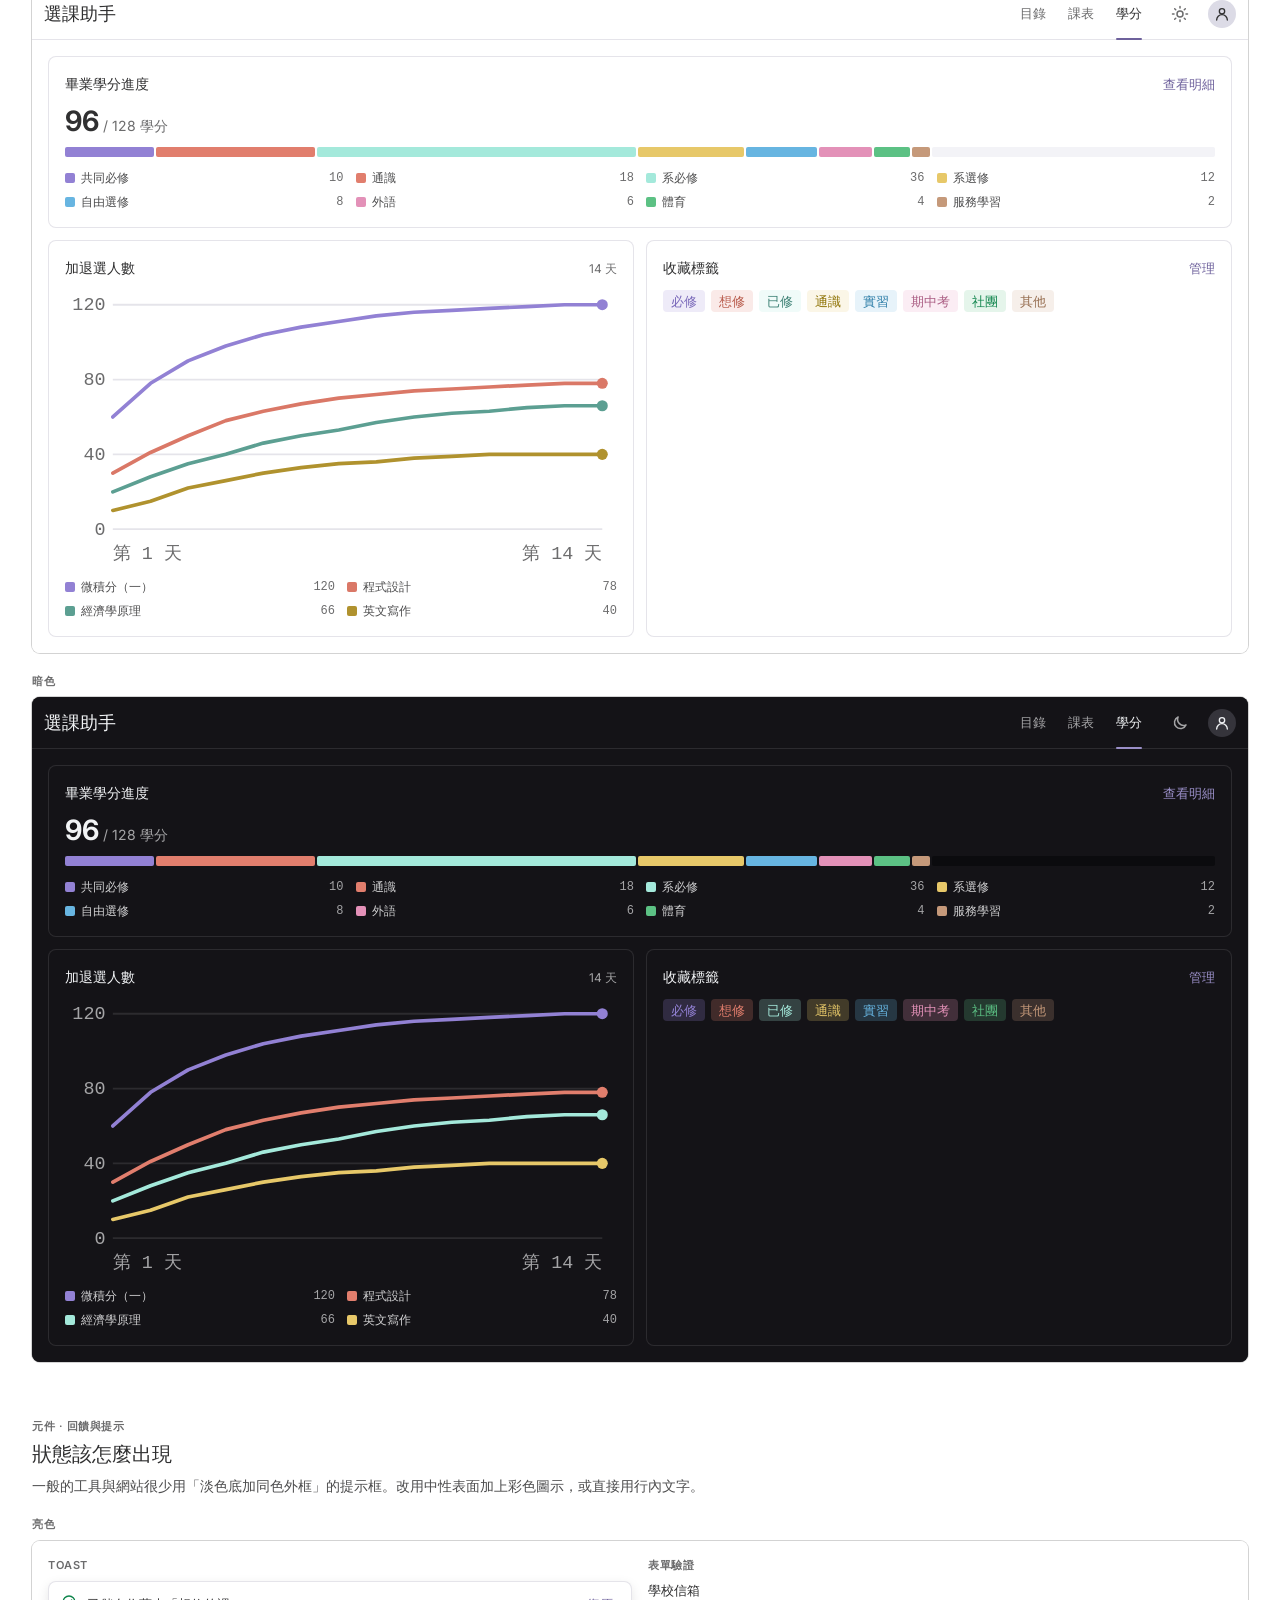
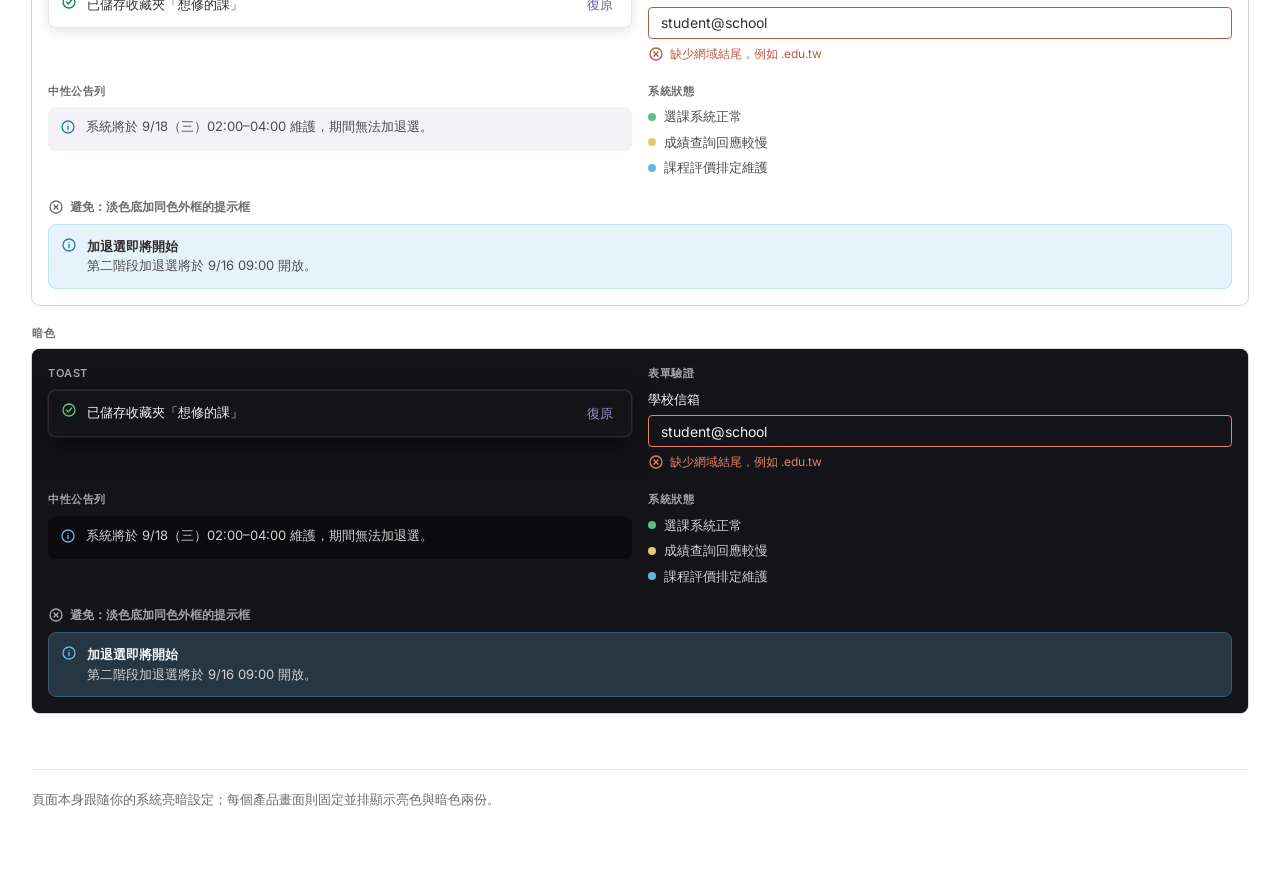
<file: lab/palette-lab.html>
<!doctype html>
<html lang="zh-Hant">
<meta charset="utf-8">
<meta name="viewport" content="width=device-width, initial-scale=1">
<title>幾何色票實驗室</title>
<link rel="preconnect" href="https://fonts.googleapis.com">
<link rel="preconnect" href="https://fonts.gstatic.com" crossorigin>
<link rel="stylesheet" href="https://fonts.googleapis.com/css2?family=Inter:opsz,wght@14..32,400..700&display=swap">
<style>
/* Layout：說明在上、示範在下；每個產品畫面並排亮色與暗色兩份，全部套用 DESIGN.md 的 UI 骨架 */
:root, .frame[data-theme="light"] {
  --bg: #FFFFFF;
  --surface: #FFFFFF;
  --sunken: #F3F3F7;
  --hover: #F3F3F7;
  --active: #DCDBE6;
  --border: #2D26501F;
  --text-1: #303031;
  --text-2: #4D4D4E;
  --text-3: #6C6C6D;
  --text-4: #8A8B8C;
  --primary: #6E619C;
  --primary-text: #6E619C;
  --on-primary: #FFFFFF;
  --pop-shadow: 0 4px 12px rgb(0 0 0 / 10%);
  --font: "Inter", "PingFang TC", "Noto Sans TC", "Microsoft JhengHei", system-ui, sans-serif;
  --mono: ui-monospace, "SF Mono", "Cascadia Mono", Consolas, monospace;
  --feat: "cv05", "cv06", "cv12", "cv13", "ss07";
}
.frame[data-theme="light"] { color-scheme: light; }
@media (prefers-color-scheme: dark) {
  :root:not([data-theme="light"]) {
    --bg: #141317; --surface: #141317; --sunken: #0B0B0E; --hover: #242329; --active: #35343B;
    --border: #FFFFFF1A; --text-1: #F1F3F5; --text-2: #D1D1D2; --text-3: #A4A4A6; --text-4: #717173;
    --primary-text: #9A8FC8;
    --pop-shadow: 0 12px 24px rgb(0 0 0 / 50%), 0 0 0 1px rgb(255 255 255 / 8%);
    color-scheme: dark;
  }
}
:root[data-theme="dark"], .frame[data-theme="dark"] {
  --bg: #141317; --surface: #141317; --sunken: #0B0B0E; --hover: #242329; --active: #35343B;
  --border: #FFFFFF1A; --text-1: #F1F3F5; --text-2: #D1D1D2; --text-3: #A4A4A6; --text-4: #717173;
  --primary-text: #9A8FC8;
  --pop-shadow: 0 12px 24px rgb(0 0 0 / 50%), 0 0 0 1px rgb(255 255 255 / 8%);
  color-scheme: dark;
}

* { box-sizing: border-box; }
body { background: var(--bg); color: var(--text-2); font: 400 14px/1.5 var(--font); -webkit-font-smoothing: antialiased; }
.wrap { max-width: 1400px; margin: 0 auto; padding-inline: 24px; padding-block: 40px 72px; display: grid; gap: 56px; }
@media (max-width: 520px) { .wrap { padding-inline: 16px; gap: 44px; } }
h1, h2, h3, h4, p { margin: 0; }
h1 { font-size: 32px; font-weight: 500; line-height: 1.25; color: var(--text-1); text-wrap: balance; }
h2 { font-size: 20px; font-weight: 580; line-height: 1.25; color: var(--text-1); text-wrap: balance; font-feature-settings: var(--feat); }
.overline { font-size: 11px; font-weight: 600; letter-spacing: 0.5px; text-transform: uppercase; color: var(--text-3); }
.lead { max-width: 680px; font-size: 16px; }
.caption { font-size: 12px; color: var(--text-3); }
code, .num { font-family: var(--mono); font-size: 12px; font-variant-numeric: tabular-nums; }
header.top, section { display: grid; gap: 20px; }
header.top { gap: 12px; }
.section-head { display: grid; gap: 8px; }
.section-head p { max-width: 720px; }
.notes { display: grid; gap: 6px; padding: 0; margin: 0; list-style: none; max-width: 820px; }
.notes li { position: relative; padding-left: 14px; }
.notes li::before { content: ""; position: absolute; left: 0; top: 9px; width: 4px; height: 4px; border-radius: 9999px; background: var(--text-4); }
.notes strong { color: var(--text-1); font-weight: 600; }
footer.foot { border-top: 1px solid var(--border); padding-top: 20px; color: var(--text-3); font-size: 13px; }

/* ── 色票總覽 ── */
.palette { display: grid; grid-template-columns: repeat(8, minmax(0, 1fr)); gap: 10px; }
@media (max-width: 980px) { .palette { grid-template-columns: repeat(4, minmax(0, 1fr)); } }
@media (max-width: 420px) { .palette { grid-template-columns: repeat(2, minmax(0, 1fr)); } }
.pal { display: grid; gap: 6px; min-width: 0; }
.pal-swatch { height: 64px; border-radius: 8px; padding: 8px; display: flex; justify-content: space-between; align-items: flex-start; font: 600 12px var(--mono); }
.pal-tag { font: 500 11px var(--font); padding: 1px 6px; border-radius: 9999px; background: rgb(255 255 255 / 55%); color: #1F1F20; }
.pal-name { color: var(--text-1); font-weight: 600; font-size: 13px; }
.pal-inks { display: flex; gap: 6px; align-items: center; }
.pal-inks i { width: 14px; height: 14px; border-radius: 3px; display: inline-block; }
.roles { display: flex; flex-wrap: wrap; gap: 8px; }
.role { display: inline-flex; align-items: center; gap: 8px; padding: 6px 10px; border: 1px solid var(--border); border-radius: 8px; background: var(--surface); font-size: 13px; color: var(--text-2); }
.role b { color: var(--text-1); font-weight: 600; }
.role .dot { width: 10px; height: 10px; }
.readout { display: inline-flex; flex-wrap: wrap; gap: 6px 16px; padding: 8px 12px; border-radius: 8px; background: var(--sunken); color: var(--text-2); width: max-content; max-width: 100%; font-size: 13px; }
.readout b { color: var(--text-1); font-weight: 600; }

/* ── 並排框架 ── */
.pair { display: grid; grid-template-columns: repeat(auto-fit, minmax(min(100%, 620px), 1fr)); gap: 20px; }
.pair-item { display: grid; gap: 8px; min-width: 0; align-content: start; }
.frame { background: var(--bg); color: var(--text-2); border-radius: 8px; box-shadow: 0 0 0 1px rgb(128 128 128 / 35%); overflow: hidden; font-size: 14px; line-height: 1.5; }
.frame-scroll { overflow-x: auto; }
.app { min-width: 620px; }

/* ── 產品畫面共用元件（DESIGN.md） ── */
.nav { display: flex; align-items: center; gap: 12px; height: 52px; padding: 0 12px; border-bottom: 1px solid var(--border); background: var(--surface); }
.brand { font-size: 18px; font-weight: 580; color: var(--text-1); font-feature-settings: var(--feat); }
.nav-items { display: flex; gap: 2px; margin-left: auto; align-self: stretch; }
.nav-items span { position: relative; display: flex; align-items: center; padding: 0 10px; font-size: 13px; font-weight: 500; color: var(--text-3); }
.nav-items span.on { color: var(--text-1); }
.nav-items span.on::after, .tabs span.on::after { content: ""; position: absolute; left: 10px; right: 10px; bottom: -1px; height: 2px; border-radius: 9999px; background: var(--primary-text); }
.icon-btn { width: 32px; height: 32px; display: grid; place-items: center; border-radius: 4px; color: var(--text-3); }
.avatar { width: 28px; height: 28px; border-radius: 9999px; display: grid; place-items: center; background: var(--active); color: var(--text-1); }
.btn { height: 32px; padding: 0 12px; border-radius: 4px; font: 500 13px/1 var(--font); display: inline-flex; align-items: center; gap: 8px; border: 1px solid transparent; white-space: nowrap; }
.btn.primary { background: var(--primary); color: var(--on-primary); }
.btn.secondary { background: var(--surface); color: var(--text-3); border-color: var(--border); }
.dot { width: 8px; height: 8px; border-radius: 9999px; display: inline-block; flex-shrink: 0; }
.stat { display: inline-flex; align-items: center; gap: 6px; font-weight: 500; white-space: nowrap; }
.grade { font-weight: 660; font-feature-settings: var(--feat); }
.badge { display: inline-flex; align-items: center; padding: 2px 8px; border-radius: 4px; font-size: 13px; line-height: 1.4; white-space: nowrap; }
.mono { font-family: var(--mono); font-variant-numeric: tabular-nums; }

/* 畫面 A：選課 */
.md { display: grid; grid-template-columns: 236px minmax(0, 1fr); }
.md-list { border-right: 1px solid var(--border); padding: 12px; display: grid; gap: 8px; align-content: start; background: var(--surface); }
.search { height: 32px; border: 1px solid var(--border); border-radius: 4px; display: flex; align-items: center; gap: 8px; padding: 0 10px; color: var(--text-4); font-size: 13px; }
.ccard { border: 1px solid var(--border); border-radius: 8px; padding: 12px; display: grid; gap: 2px; background: var(--surface); }
.ccard.sel { border-color: var(--primary-text); }
.ccard-top { display: flex; justify-content: space-between; align-items: baseline; gap: 8px; }
.ccard-title { font-size: 16px; font-weight: 660; color: var(--text-1); font-feature-settings: var(--feat); line-height: 1.3; }
.ccard-desc { color: var(--text-2); font-size: 13px; }
.ccard-meta { display: flex; gap: 10px; align-items: center; font-size: 12px; color: var(--text-3); margin-top: 6px; }
.md-detail { display: grid; align-content: start; min-width: 0; background: var(--bg); }
.dh { padding: 16px 16px 0; border-bottom: 1px solid var(--border); background: var(--surface); display: grid; gap: 14px; }
.dh-top { display: flex; justify-content: space-between; gap: 12px; align-items: flex-start; flex-wrap: wrap; }
.h-detail { font-size: 24px; font-weight: 660; color: var(--text-1); font-feature-settings: var(--feat); line-height: 1.2; }
.h-detail span { color: var(--text-3); }
.meta { font-size: 13px; color: var(--text-3); margin-top: 6px; }
.actions { display: flex; gap: 8px; }
.tabs { display: flex; gap: 2px; }
.tabs span { position: relative; padding: 0 10px 12px; font-size: 13px; font-weight: 500; color: var(--text-3); display: inline-flex; align-items: center; gap: 6px; }
.tabs span.on { color: var(--text-1); }
.count { font-size: 11px; padding: 0 6px; border-radius: 6px; background: var(--hover); color: var(--text-3); line-height: 1.6; }
.dbody { padding: 16px; display: grid; gap: 14px; }
.notice { display: flex; gap: 10px; align-items: flex-start; padding: 10px 12px; border-radius: 8px; background: var(--sunken); color: var(--text-2); font-size: 13px; }
.notice svg { flex-shrink: 0; margin-top: 2px; }
.tbl { width: 100%; border-collapse: collapse; font-size: 13px; }
.tbl th { text-align: left; font-weight: 500; color: var(--text-3); font-size: 12px; padding: 0 8px 8px; border-bottom: 1px solid var(--border); }
.tbl td { padding: 10px 8px; border-bottom: 1px solid var(--border); color: var(--text-1); white-space: nowrap; }
.tbl td.mono { color: var(--text-2); font-size: 12px; }

/* 畫面 B：課表 */
.sc { display: grid; grid-template-columns: 196px minmax(0, 1fr); }
.sc-side { border-right: 1px solid var(--border); padding: 12px 8px; display: grid; gap: 2px; align-content: start; background: var(--surface); }
.side-h { padding: 4px 8px 8px; display: flex; justify-content: space-between; align-items: center; }
.side-row { display: grid; grid-template-columns: 10px minmax(0, 1fr) auto; gap: 8px; align-items: center; padding: 6px 8px; border-radius: 4px; font-size: 13px; color: var(--text-1); }
.side-row span:nth-child(2) { white-space: nowrap; overflow: hidden; text-overflow: ellipsis; }
.side-row.on { background: var(--hover); }
.side-row .mono { color: var(--text-3); font-size: 12px; }
.side-add { margin: 8px 8px 0; justify-content: center; }
.week { --row: 30px; display: grid; grid-template-columns: 40px repeat(5, minmax(0, 1fr)); padding-bottom: 10px; background: var(--bg); }
.week-head { padding: 10px 6px; font-size: 12px; font-weight: 500; color: var(--text-3); text-align: center; border-bottom: 1px solid var(--border); border-left: 1px solid var(--border); }
.week-corner { border-bottom: 1px solid var(--border); }
.week-times { position: relative; height: calc(var(--row) * 9); }
.week-times span { position: absolute; right: 6px; transform: translateY(-50%); font: 10px var(--mono); color: var(--text-4); }
.week-col { position: relative; height: calc(var(--row) * 9); border-left: 1px solid var(--border); background-image: repeating-linear-gradient(to bottom, var(--border) 0 1px, transparent 1px var(--row)); }
.ev { position: absolute; left: 3px; right: 3px; border-radius: 4px; padding: 4px 6px; overflow: hidden; display: grid; align-content: start; }
.ev b { font-size: 11px; font-weight: 600; line-height: 1.25; white-space: nowrap; overflow: hidden; text-overflow: ellipsis; }
.ev small { font: 10px var(--mono); opacity: 0.8; }

/* 畫面 C：學分與統計 */
.dash { display: grid; grid-template-columns: repeat(2, minmax(0, 1fr)); gap: 12px; padding: 16px; background: var(--bg); }
.dcard { border: 1px solid var(--border); border-radius: 8px; padding: 16px; display: grid; gap: 12px; background: var(--surface); align-content: start; min-width: 0; }
.dcard.wide { grid-column: 1 / -1; }
.dcard-h { display: flex; justify-content: space-between; align-items: baseline; gap: 8px; }
.dcard-h h4 { font-size: 14px; font-weight: 500; color: var(--text-1); }
.link { font-size: 13px; font-weight: 500; color: var(--primary-text); }
.big { font-size: 28px; font-weight: 660; color: var(--text-1); font-feature-settings: var(--feat); line-height: 1; }
.big small { font-size: 14px; color: var(--text-3); font-weight: 400; margin-left: 4px; }
.stacked { display: flex; gap: 2px; height: 10px; }
.stacked i { display: block; height: 100%; border-radius: 2px; }
.legend { display: grid; grid-template-columns: repeat(4, minmax(0, 1fr)); gap: 6px 12px; font-size: 12px; }
.legend.two { grid-template-columns: repeat(2, minmax(0, 1fr)); }
.legend div { display: flex; align-items: center; gap: 6px; min-width: 0; color: var(--text-2); }
.legend div span:last-child { margin-left: auto; color: var(--text-3); font-family: var(--mono); }
.legend i { width: 10px; height: 10px; border-radius: 2px; flex-shrink: 0; }
.chart svg { width: 100%; height: auto; display: block; }
.chart text { fill: var(--text-3); font: 10px var(--mono); }
.tags { display: flex; flex-wrap: wrap; gap: 6px; }

/* 狀態呈現方式 */
.pat { padding: 16px; display: grid; grid-template-columns: repeat(2, minmax(0, 1fr)); gap: 20px 16px; background: var(--bg); }
@media (max-width: 560px) { .pat { grid-template-columns: minmax(0, 1fr); } }
.pat-block { display: grid; gap: 8px; align-content: start; min-width: 0; }
.pat-block .overline { color: var(--text-3); }
.toast { display: grid; grid-template-columns: 16px minmax(0, 1fr) auto; gap: 10px; align-items: center; padding: 10px 12px; border: 1px solid var(--border); border-radius: 8px; background: var(--surface); box-shadow: var(--pop-shadow); color: var(--text-1); font-size: 13px; }
.text-btn { font: 500 13px/1 var(--font); color: var(--primary-text); padding: 6px; }
.field { display: grid; gap: 6px; }
.field label { font-size: 13px; font-weight: 500; color: var(--text-1); }
.field .input { height: 32px; padding: 0 12px; border-radius: 4px; border: 1px solid var(--border); background: var(--surface); color: var(--text-1); display: flex; align-items: center; font-size: 14px; }
.field .help { font-size: 12px; display: inline-flex; align-items: center; gap: 6px; }
.status-list { display: grid; gap: 6px; font-size: 13px; color: var(--text-2); }
.status-list div { display: flex; align-items: center; gap: 8px; }
.avoid { display: grid; grid-template-columns: 16px minmax(0, 1fr); gap: 10px; padding: 12px; border-radius: 8px; font-size: 13px; }
.avoid b { display: block; color: var(--text-1); }
.avoid-label { display: inline-flex; align-items: center; gap: 6px; font-size: 12px; font-weight: 600; color: var(--text-3); }
</style>

<div class="wrap">
  <header class="top">
    <span class="overline">DESIGN.md · 色彩延伸測試</span>
    <h1>幾何色票實驗室</h1>
    <p class="lead">把第二組主視覺色延伸成 8 色，放進 DESIGN.md 的產品畫面裡，同時比較亮色與暗色。畫面中的課程、課表與數字都是範例資料。</p>
  </header>

  <section id="overview" aria-labelledby="overview-title"></section>

  <section aria-labelledby="screen-a-title">
    <div class="section-head"><span class="overline">畫面 A · Master–Detail</span><h2 id="screen-a-title">選課：狀態出現在資料裡</h2>
      <p>狀態色只用在圓點、成績字母與短文字。紫色只出現在選取的卡片、分頁底線和主要按鈕上。</p></div>
    <div class="pair" data-screen="catalog"></div>
  </section>

  <section aria-labelledby="screen-b-title">
    <div class="section-head"><span class="overline">畫面 B · Sidebar + Canvas</span><h2 id="screen-b-title">課表：8 個項目各有自己的顏色</h2>
      <p>大面積色塊用原色，塊上的文字一律用深色字。相鄰的課程一冷一暖。</p></div>
    <div class="pair" data-screen="schedule"></div>
  </section>

  <section aria-labelledby="screen-c-title">
    <div class="section-head"><span class="overline">畫面 C · 資料頁</span><h2 id="screen-c-title">學分與統計：同一組顏色、三種色階</h2>
      <p>進度條用原色填色，折線用深色階（細線需要 3:1），標籤用淡底加深色字。</p></div>
    <div class="pair" data-screen="dashboard"></div>
  </section>

  <section aria-labelledby="screen-d-title">
    <div class="section-head"><span class="overline">元件 · 回饋與提示</span><h2 id="screen-d-title">狀態該怎麼出現</h2>
      <p>一般的工具與網站很少用「淡色底加同色外框」的提示框。改用中性表面加上彩色圖示，或直接用行內文字。</p></div>
    <div class="pair" data-screen="patterns"></div>
  </section>

  <footer class="foot">頁面本身跟隨你的系統亮暗設定；每個產品畫面則固定並排顯示亮色與暗色兩份。</footer>
</div>

<script>
(function () {
  "use strict";

  /* ── 色彩數學（OKLCH + WCAG 對比） ── */
  var toLin = function (v) { return v <= 0.04045 ? v / 12.92 : Math.pow((v + 0.055) / 1.055, 2.4); };
  var toS = function (v) { return v <= 0.0031308 ? 12.92 * v : 1.055 * Math.pow(v, 1 / 2.4) - 0.055; };
  function hexToRgb(h) { h = h.replace("#", "").slice(0, 6); return [0, 2, 4].map(function (i) { return parseInt(h.slice(i, i + 2), 16) / 255; }); }
  function rgbToHex(rgb) { return "#" + rgb.map(function (v) { return Math.round(Math.min(1, Math.max(0, v)) * 255).toString(16).padStart(2, "0"); }).join("").toUpperCase(); }
  function toOklch(hex) {
    var c = hexToRgb(hex).map(toLin), r = c[0], g = c[1], b = c[2];
    var l = Math.cbrt(0.4122214708 * r + 0.5363325363 * g + 0.0514459929 * b);
    var m = Math.cbrt(0.2119034982 * r + 0.6806995451 * g + 0.1073969566 * b);
    var s = Math.cbrt(0.0883024619 * r + 0.2817188376 * g + 0.6299787005 * b);
    var L = 0.2104542553 * l + 0.7936177850 * m - 0.0040720468 * s;
    var A = 1.9779984951 * l - 2.4285922050 * m + 0.4505937099 * s;
    var B = 0.0259040371 * l + 0.7827717662 * m - 0.8086757660 * s;
    return { L: L, C: Math.hypot(A, B), H: (Math.atan2(B, A) * 180 / Math.PI + 360) % 360, a: A, b: B };
  }
  function oklchToRgb(L, C, H) {
    var a = C * Math.cos(H * Math.PI / 180), b = C * Math.sin(H * Math.PI / 180);
    var l = Math.pow(L + 0.3963377774 * a + 0.2158037573 * b, 3);
    var m = Math.pow(L - 0.1055613458 * a - 0.0638541728 * b, 3);
    var s = Math.pow(L - 0.0894841775 * a - 1.2914855480 * b, 3);
    return [4.0767416621 * l - 3.3077115913 * m + 0.2309699292 * s, -1.2684380046 * l + 2.6097574011 * m - 0.3413193965 * s, -0.0041960863 * l - 0.7034186147 * m + 1.7076147010 * s].map(toS);
  }
  function fromOklch(L, C, H) {
    var c = C, rgb = oklchToRgb(L, c, H);
    while (rgb.some(function (v) { return v < -0.001 || v > 1.001; }) && c > 0) { c -= 0.002; rgb = oklchToRgb(L, c, H); }
    return rgbToHex(rgb);
  }
  function lum(hex) { var c = hexToRgb(hex).map(toLin); return 0.2126 * c[0] + 0.7152 * c[1] + 0.0722 * c[2]; }
  function contrast(a, b) { var x = lum(a), y = lum(b); return (Math.max(x, y) + 0.05) / (Math.min(x, y) + 0.05); }
  function mix(a, b, t) { var A = hexToRgb(a), B = hexToRgb(b); return rgbToHex(A.map(function (v, i) { return v * t + B[i] * (1 - t); })); }
  function deltaE(x, y) { var p = toOklch(x), q = toOklch(y); return Math.hypot(p.L - q.L, p.a - q.a, p.b - q.b); }
  function ink(base, bg, target) {
    var q = toOklch(base), dir = lum(bg) < 0.4 ? 1 : -1, L = q.L;
    for (var i = 0; i < 100; i++) {
      var c = fromOklch(L, q.C, q.H);
      if (contrast(c, bg) >= target) return c;
      L += dir * 0.01;
      if (L <= 0 || L >= 1) break;
    }
    return dir < 0 ? "#000000" : "#FFFFFF";
  }
  var DARK_TEXT = "#1F1F20";
  function onFill(fill) { return contrast(DARK_TEXT, fill) >= contrast("#FFFFFF", fill) ? DARK_TEXT : "#FFFFFF"; }

  /* ── 提案色票 ── */
  var P = {
    lavender: { hex: "#9281D4", name: "薰衣草紫", src: "原色" },
    coral: { hex: "#E17E6D", name: "珊瑚紅", src: "原色" },
    mint: { hex: "#A4E9DB", name: "薄荷綠", src: "原色" },
    yellow: { hex: "#E7C869", name: "芥末黃", src: "新增" },
    sky: { hex: "#67B5E1", name: "天空藍", src: "新增" },
    pink: { hex: "#E391B8", name: "莓果粉", src: "新增" },
    green: { hex: "#5CC184", name: "草綠", src: "原色" },
    tan: { hex: "#C5997A", name: "駝色", src: "原色" }
  };
  var ORDER = ["lavender", "coral", "mint", "yellow", "sky", "pink", "green", "tan"];
  var STATUS = { success: "green", warning: "yellow", danger: "coral", info: "sky", highlight: "lavender" };
  var ROLE_LABEL = { success: "成功", warning: "警告", danger: "危險", info: "資訊", highlight: "新功能" };
  var SURF = { light: "#FFFFFF", dark: "#141317" };
  function tone(key, theme) {
    var base = P[key].hex, s = SURF[theme];
    return { base: base, ink: ink(base, s, 4.5), line: ink(base, s, 3), tint: mix(base, s, theme === "dark" ? 0.22 : 0.16) };
  }
  function st(role, theme) { return tone(STATUS[role], theme); }
  function catKey(i) { return ORDER[i % ORDER.length]; }

  /* ── 範例資料 ── */
  var COURSES = [
    { name: "微積分（一）", units: 4, slots: [[0, 9, 11], [2, 9, 10]] },
    { name: "普通物理", units: 3, slots: [[1, 10, 12], [3, 10, 11]] },
    { name: "程式設計", units: 3, slots: [[0, 13, 15], [3, 13, 14]] },
    { name: "線性代數", units: 3, slots: [[1, 13, 15]] },
    { name: "經濟學原理", units: 3, slots: [[2, 10, 12]] },
    { name: "英文寫作", units: 2, slots: [[4, 9, 11]] },
    { name: "體育", units: 1, slots: [[4, 14, 16]] },
    { name: "社團活動", units: 0, slots: [[2, 15, 17]] }
  ];
  var DAYS = ["一", "二", "三", "四", "五"];
  var CREDITS = [["共同必修", 10], ["通識", 18], ["系必修", 36], ["系選修", 12], ["自由選修", 8], ["外語", 6], ["體育", 4], ["服務學習", 2]];
  var TREND = [
    { name: "微積分（一）", cap: 120, v: [60, 78, 90, 98, 104, 108, 111, 114, 116, 117, 118, 119, 120, 120] },
    { name: "程式設計", cap: 80, v: [30, 41, 50, 58, 63, 67, 70, 72, 74, 75, 76, 77, 78, 78] },
    { name: "經濟學原理", cap: 100, v: [20, 28, 35, 40, 46, 50, 53, 57, 60, 62, 63, 65, 66, 66] },
    { name: "英文寫作", cap: 40, v: [10, 15, 22, 26, 30, 33, 35, 36, 38, 39, 40, 40, 40, 40] }
  ];
  var TAGS = ["必修", "想修", "已修", "通識", "實習", "期中考", "社團", "其他"];

  var I = {
    check: '<svg width="16" height="16" viewBox="0 0 24 24" fill="none" stroke="currentColor" stroke-width="2" stroke-linecap="round" stroke-linejoin="round" aria-hidden="true"><circle cx="12" cy="12" r="9"/><path d="m8 12 3 3 5-6"/></svg>',
    warn: '<svg width="16" height="16" viewBox="0 0 24 24" fill="none" stroke="currentColor" stroke-width="2" stroke-linecap="round" stroke-linejoin="round" aria-hidden="true"><path d="M12 4 2.8 19.5h18.4Z"/><path d="M12 10v4"/><path d="M12 17h.01"/></svg>',
    x: '<svg width="16" height="16" viewBox="0 0 24 24" fill="none" stroke="currentColor" stroke-width="2" stroke-linecap="round" stroke-linejoin="round" aria-hidden="true"><circle cx="12" cy="12" r="9"/><path d="m9 9 6 6"/><path d="m15 9-6 6"/></svg>',
    info: '<svg width="16" height="16" viewBox="0 0 24 24" fill="none" stroke="currentColor" stroke-width="2" stroke-linecap="round" stroke-linejoin="round" aria-hidden="true"><circle cx="12" cy="12" r="9"/><path d="M12 11v5"/><path d="M12 8h.01"/></svg>',
    search: '<svg width="16" height="16" viewBox="0 0 24 24" fill="none" stroke="currentColor" stroke-width="2" stroke-linecap="round" stroke-linejoin="round" aria-hidden="true"><circle cx="11" cy="11" r="7"/><path d="m20 20-3.5-3.5"/></svg>',
    sun: '<svg width="18" height="18" viewBox="0 0 24 24" fill="none" stroke="currentColor" stroke-width="2" stroke-linecap="round" stroke-linejoin="round" aria-hidden="true"><circle cx="12" cy="12" r="4"/><path d="M12 2v2M12 20v2M4.9 4.9l1.4 1.4M17.7 17.7l1.4 1.4M2 12h2M20 12h2M4.9 19.1l1.4-1.4M17.7 6.3l1.4-1.4"/></svg>',
    moon: '<svg width="18" height="18" viewBox="0 0 24 24" fill="none" stroke="currentColor" stroke-width="2" stroke-linecap="round" stroke-linejoin="round" aria-hidden="true"><path d="M20 14.5A8 8 0 0 1 9.5 4a8 8 0 1 0 10.5 10.5Z"/></svg>',
    user: '<svg width="16" height="16" viewBox="0 0 24 24" fill="none" stroke="currentColor" stroke-width="2" stroke-linecap="round" stroke-linejoin="round" aria-hidden="true"><circle cx="12" cy="8" r="4"/><path d="M4 21a8 8 0 0 1 16 0"/></svg>',
    plus: '<svg width="16" height="16" viewBox="0 0 24 24" fill="none" stroke="currentColor" stroke-width="2" stroke-linecap="round" stroke-linejoin="round" aria-hidden="true"><path d="M12 5v14M5 12h14"/></svg>',
    bookmark: '<svg width="16" height="16" viewBox="0 0 24 24" fill="none" stroke="currentColor" stroke-width="2" stroke-linecap="round" stroke-linejoin="round" aria-hidden="true"><path d="M6 4h12v17l-6-4-6 4Z"/></svg>'
  };
  function statusInline(role, text, theme) {
    var t = st(role, theme);
    return '<span class="stat" style="color:' + t.ink + '"><span class="dot" style="background:' + t.base + '"></span>' + text + "</span>";
  }
  function gradeColor(g, theme) { return st(g[0] === "A" ? "success" : g[0] === "B" ? "warning" : "danger", theme).ink; }
  function nav(active, theme) {
    return '<div class="nav"><span class="brand">選課助手</span><div class="nav-items">' +
      ["目錄", "課表", "學分"].map(function (n) { return '<span class="' + (n === active ? "on" : "") + '">' + n + "</span>"; }).join("") +
      '</div><span class="icon-btn">' + (theme === "light" ? I.sun : I.moon) + '</span><span class="avatar">' + I.user + "</span></div>";
  }

  /* ── 畫面 A：選課 ── */
  function screenCatalog(theme) {
    var cards = [
      { n: "經濟學原理", d: "經濟系 · 3 學分", g: "A", s: ["success", "開放"], c: "66/100" },
      { n: "程式設計", d: "資工系 · 3 學分", g: "B+", s: ["warning", "快滿"], c: "78/80", sel: true },
      { n: "微積分（一）", d: "數學系 · 4 學分", g: "A-", s: ["danger", "額滿"], c: "120/120" },
      { n: "英文寫作", d: "外文系 · 2 學分", g: "C+", s: ["info", "候補 12 人"], c: "40/40" }
    ].map(function (c) {
      return '<div class="ccard' + (c.sel ? " sel" : "") + '"><div class="ccard-top"><span class="ccard-title">' + c.n + '</span><span class="grade" style="color:' + gradeColor(c.g, theme) + '">' + c.g + "</span></div>" +
        '<span class="ccard-desc">' + c.d + '</span><div class="ccard-meta">' + statusInline(c.s[0], c.s[1], theme) + '<span class="mono">' + c.c + "</span></div></div>";
    }).join("");
    var rows = [
      ["01", "一 13:00–15:00", "78 / 80", ["warning", "快滿"]],
      ["02", "三 10:00–12:00", "80 / 80", ["danger", "額滿"]],
      ["03", "四 15:00–17:00", "41 / 80", ["success", "開放"]],
      ["04", "五 09:00–11:00", "80 / 80", ["info", "候補 12 人"]]
    ].map(function (r) {
      return '<tr><td class="mono">' + r[0] + "</td><td>" + r[1] + '</td><td class="mono">' + r[2] + "</td><td>" + statusInline(r[3][0], r[3][1], theme) + "</td></tr>";
    }).join("");
    return '<div class="app">' + nav("目錄", theme) +
      '<div class="md"><aside class="md-list"><div class="search">' + I.search + "搜尋 114-1 課程</div>" + cards + "</aside>" +
      '<div class="md-detail"><div class="dh"><div class="dh-top"><div><h4 class="h-detail">程式設計 <span>#01</span></h4>' +
      '<p class="meta">資工系 · 3 學分 · 必修 · 平均成績 <b class="grade" style="color:' + gradeColor("B+", theme) + '">B+</b></p></div>' +
      '<div class="actions"><span class="btn secondary">' + I.bookmark + '收藏</span><span class="btn primary">' + I.plus + "加入課表</span></div></div>" +
      '<div class="tabs"><span>概覽</span><span class="on">班別</span><span>評價<span class="count">128</span></span></div></div>' +
      '<div class="dbody"><div class="notice"><span style="color:' + st("warning", theme).ink + '">' + I.warn + "</span><span>加選截止：9/20（五）23:59。額滿的班別可以登記候補。</span></div>" +
      '<table class="tbl"><thead><tr><th>班別</th><th>時間</th><th>名額</th><th>狀態</th></tr></thead><tbody>' + rows + "</tbody></table></div></div></div></div>";
  }

  /* ── 畫面 B：課表 ── */
  function screenSchedule(theme) {
    var total = COURSES.reduce(function (t, c) { return t + c.units; }, 0);
    var side = COURSES.map(function (c, i) {
      return '<div class="side-row' + (i === 2 ? " on" : "") + '"><span class="dot" style="background:' + P[catKey(i)].hex + '"></span><span>' + c.name + '</span><span class="mono">' + (c.units ? c.units + " 學分" : "活動") + "</span></div>";
    }).join("");
    var times = "";
    for (var h = 8; h <= 17; h++) times += '<span style="top:calc(var(--row) * ' + (h - 8) + ')">' + (h < 10 ? "0" : "") + h + "</span>";
    var cols = DAYS.map(function (_, day) {
      var evs = "";
      COURSES.forEach(function (c, i) {
        c.slots.forEach(function (sl) {
          if (sl[0] !== day) return;
          var hex = P[catKey(i)].hex;
          evs += '<div class="ev" style="top:calc(var(--row) * ' + (sl[1] - 8) + " + 2px);height:calc(var(--row) * " + (sl[2] - sl[1]) + " - 4px);background:" + hex + ";color:" + onFill(hex) + '"><b>' + c.name + "</b><small>" + sl[1] + ":00</small></div>";
        });
      });
      return '<div class="week-col">' + evs + "</div>";
    }).join("");
    return '<div class="app">' + nav("課表", theme) +
      '<div class="sc"><aside class="sc-side"><div class="side-h"><span class="overline">114-1 · 8 項</span><span class="mono caption">' + total + " 學分</span></div>" + side +
      '<span class="btn secondary side-add">' + I.plus + "新增事件</span></aside>" +
      '<div class="week" role="img" aria-label="範例週課表"><div class="week-corner"></div>' + DAYS.map(function (d) { return '<div class="week-head">週' + d + "</div>"; }).join("") +
      '<div class="week-times">' + times + "</div>" + cols + "</div></div></div>";
  }

  /* ── 畫面 C：學分與統計 ── */
  function screenDashboard(theme) {
    var s = SURF[theme];
    var earned = CREDITS.reduce(function (t, c) { return t + c[1]; }, 0), need = 128;
    var bar = CREDITS.map(function (c, i) { return '<i style="flex:' + c[1] + ";background:" + P[catKey(i)].hex + '" title="' + c[0] + " " + c[1] + ' 學分"></i>'; }).join("") +
      '<i style="flex:' + (need - earned) + ';background:var(--sunken)" title="尚缺 ' + (need - earned) + ' 學分"></i>';
    var creditLegend = CREDITS.map(function (c, i) { return '<div><i style="background:' + P[catKey(i)].hex + '"></i><span>' + c[0] + "</span><span>" + c[1] + "</span></div>"; }).join("");

    var W = 300, H = 150, pl = 26, pr = 8, pt = 8, pb = 20, maxY = 120;
    var x = function (i) { return pl + i * (W - pl - pr) / 13; };
    var y = function (v) { return pt + (1 - v / maxY) * (H - pt - pb); };
    var grid = [0, 40, 80, 120].map(function (v) { return '<line x1="' + pl + '" x2="' + (W - pr) + '" y1="' + y(v) + '" y2="' + y(v) + '" stroke="var(--border)"/><text x="' + (pl - 4) + '" y="' + (y(v) + 3) + '" text-anchor="end">' + v + "</text>"; }).join("");
    var xl = [[0, "第 1 天"], [13, "第 14 天"]].map(function (d, k) { return '<text x="' + x(d[0]) + '" y="' + (H - 4) + '" text-anchor="' + (k ? "end" : "start") + '">' + d[1] + "</text>"; }).join("");
    var lines = TREND.map(function (t, i) {
      var c = tone(catKey(i), theme).line;
      return '<polyline points="' + t.v.map(function (v, j) { return x(j).toFixed(1) + "," + y(v).toFixed(1); }).join(" ") + '" fill="none" stroke="' + c + '" stroke-width="2" stroke-linejoin="round" stroke-linecap="round"/><circle cx="' + x(13) + '" cy="' + y(t.v[13]) + '" r="3" fill="' + c + '"/>';
    }).join("");
    var lineLegend = TREND.map(function (t, i) { return '<div><i style="background:' + tone(catKey(i), theme).line + '"></i><span>' + t.name + "</span><span>" + t.v[13] + "</span></div>"; }).join("");
    var tags = TAGS.map(function (t, i) { var c = tone(catKey(i), theme); return '<span class="badge" style="background:' + c.tint + ";color:" + c.ink + '">' + t + "</span>"; }).join("");

    return '<div class="app">' + nav("學分", theme) + '<div class="dash">' +
      '<div class="dcard wide"><div class="dcard-h"><h4>畢業學分進度</h4><span class="link">查看明細</span></div>' +
      '<div class="big">' + earned + "<small>/ " + need + " 學分</small></div>" +
      '<div class="stacked" role="img" aria-label="已修 ' + earned + " 學分，共需 " + need + ' 學分">' + bar + "</div>" +
      '<div class="legend">' + creditLegend + "</div></div>" +
      '<div class="dcard"><div class="dcard-h"><h4>加退選人數</h4><span class="caption">14 天</span></div>' +
      '<div class="chart"><svg viewBox="0 0 ' + W + " " + H + '" role="img" aria-label="四門課的選課人數變化">' + grid + xl + lines + "</svg></div>" +
      '<div class="legend two">' + lineLegend + "</div></div>" +
      '<div class="dcard"><div class="dcard-h"><h4>收藏標籤</h4><span class="link">管理</span></div><div class="tags">' + tags + "</div></div>" +
      "</div></div>";
  }

  /* ── 狀態呈現方式 ── */
  function screenPatterns(theme) {
    var ok = st("success", theme), bad = st("danger", theme), warn = st("warning", theme), info = st("info", theme);
    var avoid = tone("sky", theme);
    var avoidLine = mix(avoid.base, SURF[theme], theme === "dark" ? 0.45 : 0.4);
    return '<div class="app" style="min-width:0"><div class="pat">' +
      '<div class="pat-block"><span class="overline">Toast</span><div class="toast"><span style="color:' + ok.ink + '">' + I.check + '</span><span>已儲存收藏夾「想修的課」</span><span class="text-btn">復原</span></div></div>' +
      '<div class="pat-block"><span class="overline">表單驗證</span><div class="field"><label>學校信箱</label><span class="input" style="border-color:' + bad.ink + '">student@school</span>' +
        '<span class="help" style="color:' + bad.ink + '">' + I.x + "缺少網域結尾，例如 .edu.tw</span></div></div>" +
      '<div class="pat-block"><span class="overline">中性公告列</span><div class="notice"><span style="color:' + info.ink + '">' + I.info + "</span><span>系統將於 9/18（三）02:00–04:00 維護，期間無法加退選。</span></div></div>" +
      '<div class="pat-block"><span class="overline">系統狀態</span><div class="status-list">' +
        '<div><span class="dot" style="background:' + ok.base + '"></span>選課系統正常</div>' +
        '<div><span class="dot" style="background:' + warn.base + '"></span>成績查詢回應較慢</div>' +
        '<div><span class="dot" style="background:' + info.base + '"></span>課程評價排定維護</div></div></div>' +
      '<div class="pat-block" style="grid-column:1 / -1"><span class="avoid-label">' + I.x + "避免：淡色底加同色外框的提示框</span>" +
        '<div class="avoid" style="background:' + avoid.tint + ";border:1px solid " + avoidLine + '"><span style="color:' + avoid.ink + '">' + I.info + "</span><span><b>加退選即將開始</b>第二階段加退選將於 9/16 09:00 開放。</span></div></div>" +
      "</div></div>";
  }

  /* ── 色票總覽（跟隨頁面主題） ── */
  function renderOverview() {
    var pal = ORDER.map(function (k, i) {
      var p = P[k], l = tone(k, "light"), d = tone(k, "dark");
      return '<div class="pal"><div class="pal-swatch" style="background:' + p.hex + ";color:" + onFill(p.hex) + '"><span>' + (i + 1) + '</span><span class="pal-tag">' + p.src + "</span></div>" +
        '<span class="pal-name">' + p.name + "</span><code>" + p.hex + "</code>" +
        '<span class="pal-inks caption"><i style="background:' + l.ink + '"></i>亮 <i style="background:' + d.ink + '"></i>暗</span></div>';
    }).join("");
    var roles = Object.keys(STATUS).map(function (r) {
      return '<span class="role"><span class="dot" style="background:' + P[STATUS[r]].hex + '"></span><b>' + ROLE_LABEL[r] + "</b>" + P[STATUS[r]].name + "</span>";
    }).join("");
    var pairs = [];
    for (var a = 0; a < ORDER.length; a++) for (var b = a + 1; b < ORDER.length; b++) pairs.push([ORDER[a], ORDER[b], deltaE(P[ORDER[a]].hex, P[ORDER[b]].hex)]);
    pairs.sort(function (p, q) { return p[2] - q[2]; });
    var close = pairs.slice(0, 3).map(function (p) { return "<span>" + P[p[0]].name + " ↔ " + P[p[1]].name + ' <span class="num">' + p[2].toFixed(3) + "</span></span>"; }).join("");

    document.getElementById("overview").innerHTML =
      '<div class="section-head"><span class="overline">提案</span><h2 id="overview-title">8 色分類色與狀態對應</h2>' +
      "<p>保留第二組的五個原色，再補上黃、藍、粉三個色相，明度與彩度對齊原本五色，讓 8 色看起來是同一組。排列順序冷暖交錯；色塊下方的小方塊是亮色與暗色模式下用於文字的深色階。</p></div>" +
      '<div class="palette">' + pal + "</div>" +
      '<div class="roles">' + roles + "</div>" +
      '<div class="readout"><b>最容易混淆的三組</b>' + close + "</div>" +
      '<ul class="notes">' +
        "<li><strong>警告改用新增的芥末黃</strong>，不再用駝色。駝色回到分類色，只當資料色使用。</li>" +
        "<li><strong>最接近的一組仍是珊瑚紅與駝色</strong>，這是原本五色就有的特性。排序時讓兩者相隔最遠（第 2 與第 8 色）。</li>" +
        "<li><strong>薰衣草紫只當「新功能」提示</strong>，避免和主色紫混淆成「可以點擊」。</li>" +
      "</ul>";
  }

  var SCREENS = { catalog: screenCatalog, schedule: screenSchedule, dashboard: screenDashboard, patterns: screenPatterns };
  function renderScreens() {
    Array.prototype.forEach.call(document.querySelectorAll("[data-screen]"), function (el) {
      var fn = SCREENS[el.getAttribute("data-screen")];
      el.innerHTML = ["light", "dark"].map(function (t) {
        return '<div class="pair-item"><span class="overline">' + (t === "light" ? "亮色" : "暗色") + '</span><div class="frame" data-theme="' + t + '"><div class="frame-scroll">' + fn(t) + "</div></div></div>";
      }).join("");
    });
  }

  function renderAll() { renderOverview(); }
  var mq = window.matchMedia("(prefers-color-scheme: dark)");
  if (mq.addEventListener) mq.addEventListener("change", renderAll);
  new MutationObserver(renderAll).observe(document.documentElement, { attributes: true, attributeFilter: ["data-theme"] });
  renderOverview();
  renderScreens();
})();
</script>
</file>
<file: docs/assets/site.css>
/* 學生申訴協力系統：示範網站共用樣式。token 對應 DESIGN.md；主視覺用品牌單色：只用主視覺色票的炭黑、紫、霧紫、淡紫灰 */
:root {
  color-scheme: light;
  --bg: #FFFFFF;
  --surface: #FFFFFF;
  --sunken: #F3F3F7;
  --hover: #F3F3F7;
  --active: #DCDBE6;
  --border: #2D26501F;
  --text-1: #303031;
  --text-2: #4D4D4E;
  --text-3: #6C6C6D;
  --text-4: #8A8B8C;
  --primary: #6E619C;
  --primary-hover: #5D4F8B;
  --primary-active: #4D4076;
  --primary-text: #6E619C;
  --on-primary: #FFFFFF;
  --success: #5CC184; --success-text: #16884F; --success-tint: #E5F5EB;
  --warning: #E7C869; --warning-text: #8D7102; --warning-tint: #FBF6E7;
  --danger: #E17E6D; --danger-text: #B85A4A; --danger-hover: #A44839; --danger-tint: #FAEAE8;
  --info: #67B5E1; --info-text: #2C7DA7; --info-tint: #E7F3FA;
  --highlight: #9281D4; --highlight-text: #7A69BA; --highlight-tint: #EEEBF8;
  /* 主視覺色塊：炭黑是主角（約一半面積），紫只占一成左右，霧紫與淡紫灰負責襯托；色塊內不放文字與圖示 */
  --shape-ink: #303031;
  --shape-mist: #ACA6C2;
  --shape-pale: #DCDBE6;
  --footer-bg: #303031;
  --footer-text: #F1F3F5;
  --footer-text-2: #D1D1D2;
  --footer-text-3: #A4A4A6;
  --footer-border: #FFFFFF1A;
  --shadow-2: 0 4px 12px rgb(0 0 0 / 10%);
  --seg-shadow: 0 3px 2px rgb(0 0 0 / 6%), 0 3px 8px rgb(0 0 0 / 15%), 0 0 1px rgb(0 0 0 / 4%);
  --font: "Inter", "Noto Sans TC", system-ui, sans-serif;
  --feat: "cv05", "cv06", "cv12", "cv13", "ss07";
  --header-h: 60px;
  --gutter: 40px;
}
:root[data-theme="dark"] {
  color-scheme: dark;
  --bg: #141317;
  --surface: #141317;
  --sunken: #0B0B0E;
  --hover: #242329;
  --active: #35343B;
  --border: #FFFFFF1A;
  --text-1: #F1F3F5;
  --text-2: #D1D1D2;
  --text-3: #A4A4A6;
  --text-4: #717173;
  --primary-hover: #796DA8;
  --primary-active: #796DA8;
  --primary-text: #9A8FC8;
  --success-text: #5CC184; --success-tint: #24392F;
  --warning-text: #E7C869; --warning-tint: #423B29;
  --danger-text: #E17E6D; --danger-tint: #412B2A;
  --info-text: #67B5E1; --info-tint: #263743;
  --highlight-text: #9281D4; --highlight-tint: #302B41;
  /* 暗色模式：明暗對調，炭黑色塊變成淡紫灰 */
  --shape-ink: #DCDBE6;
  --shape-mist: #646076;
  --shape-pale: #3D3C43;
  --footer-bg: #222224;
  --shadow-2: 0 12px 24px rgb(0 0 0 / 50%), 0 0 0 1px rgb(255 255 255 / 8%);
  --seg-shadow: 0 3px 2px rgb(0 0 0 / 20%), 0 3px 8px rgb(0 0 0 / 40%), 0 0 1px rgb(0 0 0 / 15%);
}
@media (max-width: 992px) { :root { --gutter: 24px; } }
@media (max-width: 520px) { :root { --gutter: 16px; --header-h: 56px; } }

* { box-sizing: border-box; }
html { -webkit-text-size-adjust: 100%; }
body { margin: 0; background: var(--bg); color: var(--text-2); font: 400 15px/1.6 var(--font); -webkit-font-smoothing: antialiased; }
h1, h2, h3, h4, p, ol, ul, dl, dd, figure, fieldset, legend { margin: 0; }
ol, ul { padding: 0; list-style: none; }
fieldset { border: 0; padding: 0; min-width: 0; }
legend { padding: 0; }
a { color: inherit; }
button, input, select, textarea { font: inherit; color: inherit; }
img, svg { display: block; }
/* 數字一律用 Inter；對齊靠 tabular-nums，不換等寬字體。案件編號這類代碼再加斜線 0 */
.num { font-variant-numeric: tabular-nums; }
.code { font-variant-numeric: tabular-nums; font-feature-settings: "zero"; }
[hidden] { display: none !important; }
.sr-only { position: absolute; width: 1px; height: 1px; overflow: hidden; clip: rect(0 0 0 0); white-space: nowrap; }
:focus-visible { outline: 2px solid var(--primary-text); outline-offset: 2px; }

.container { max-width: calc(1200px + var(--gutter) * 2); margin-inline: auto; padding-left: max(var(--gutter), env(safe-area-inset-left, 0px)); padding-right: max(var(--gutter), env(safe-area-inset-right, 0px)); }

/* 文字 */
.overline { font-size: 12px; font-weight: 500; line-height: 1.4; letter-spacing: 0.08em; color: var(--text-3); }
.display { font-size: 44px; font-weight: 600; line-height: 1.25; color: var(--text-1); text-wrap: balance; }
.headline-lg { font-size: 28px; font-weight: 500; line-height: 1.35; color: var(--text-1); text-wrap: balance; }
.headline-md { font-size: 22px; font-weight: 600; line-height: 1.35; color: var(--text-1); }
.title-lg { font-size: 18px; font-weight: 600; line-height: 1.4; color: var(--text-1); }
.title-md { font-size: 17px; font-weight: 500; line-height: 1.4; color: var(--text-1); }
.title-sm { font-size: 16px; font-weight: 600; line-height: 1.4; color: var(--text-1); }
.body-lg { font-size: 16px; line-height: 1.6; }
.body-sm { font-size: 14px; line-height: 1.6; }
.caption { font-size: 12px; line-height: 1.5; color: var(--text-3); }
.muted { color: var(--text-3); }
@media (max-width: 768px) { .display { font-size: 32px; } .headline-lg { font-size: 24px; } }

/* 按鈕 */
.btn { display: inline-flex; align-items: center; justify-content: center; gap: 8px; height: 36px; padding: 0 14px; border-radius: 6px; border: 1px solid transparent; background: transparent; font: 500 14px/1 var(--font); white-space: nowrap; text-decoration: none; cursor: pointer; transition: background-color 100ms ease-in-out, color 100ms ease-in-out, border-color 100ms ease-in-out; }
.btn svg { flex-shrink: 0; }
.btn-sm { height: 28px; padding: 0 10px; font-size: 13px; border-radius: 4px; }
.btn-lg { height: 44px; padding: 0 18px; font-size: 15px; border-radius: 8px; }
.btn-primary { background: var(--primary); color: var(--on-primary); }
.btn-primary:active { background: var(--primary-active); }
.btn-secondary { border-color: var(--border); color: var(--text-2); background: var(--surface); }
.btn-secondary:active { background: var(--active); color: var(--text-1); }
.btn-ghost { color: var(--text-2); }
.btn-block { width: 100%; }
.icon-btn { width: 36px; padding: 0; color: var(--text-3); }
.link { color: var(--primary-text); font-weight: 500; text-decoration: underline; text-underline-offset: 3px; text-decoration-thickness: 1px; }

@media (hover: hover) {
  .btn-primary:hover { background: var(--primary-hover); }
  .btn-secondary:hover { background: var(--hover); color: var(--text-1); }
  .btn-ghost:hover { background: var(--hover); color: var(--text-1); }
  .icon-btn:hover { color: var(--text-1); }
  .link:hover { color: var(--primary-hover); }
  :root[data-theme="dark"] .link:hover { color: var(--text-1); }
}
/* 觸控裝置：小按鈕的點擊範圍向外擴到至少 44px */
@media (pointer: coarse) { .btn-sm { position: relative; } .btn-sm::after { content: ""; position: absolute; inset: -8px -4px; } }

/* 導覽列 */
.site-header { position: sticky; top: env(safe-area-inset-top, 0px); z-index: 900; background: var(--surface); border-bottom: 1px solid var(--border); }
.nav { height: var(--header-h); display: flex; align-items: center; gap: 4px; }
.brand { display: inline-flex; align-items: center; gap: 10px; margin-right: auto; text-decoration: none; color: var(--text-1); font-size: 18px; font-weight: 600; line-height: 1.3; font-feature-settings: var(--feat); min-width: 0; }
.brand span:last-child { white-space: nowrap; overflow: hidden; text-overflow: ellipsis; }
.logo { width: 28px; height: 28px; border-radius: 6px; background: var(--primary); color: #FFFFFF; display: grid; place-items: center; flex-shrink: 0; }
.nav-links { display: flex; align-items: center; height: 100%; }
.nav-link { position: relative; display: inline-flex; align-items: center; height: 100%; padding: 0 12px; font-size: 14px; font-weight: 500; color: var(--text-2); text-decoration: none; }
.nav-link::before { content: ""; position: absolute; inset: 12px 2px; border-radius: 6px; background: var(--hover); opacity: 0; transition: opacity 100ms ease-in-out; z-index: -1; }
.nav-link:hover::before { opacity: 1; }
.nav-link:hover, .nav-link[aria-current="page"] { color: var(--text-1); }
.nav-link[aria-current="page"]::after { content: ""; position: absolute; left: 12px; right: 12px; bottom: -1px; height: 2px; background: var(--primary-text); }
.nav-link { isolation: isolate; }
.nav-actions { display: flex; align-items: center; gap: 8px; margin-left: 8px; }
.menu-btn { display: none; }
.avatar { width: 28px; height: 28px; border-radius: 9999px; background: var(--active); color: var(--text-2); display: grid; place-items: center; font-size: 12px; font-weight: 600; }
@media (max-width: 992px) {
  .nav-links, .nav-actions .nav-cta { display: none; }
  .menu-btn { display: inline-flex; }
}
.mobile-menu { position: fixed; inset: calc(var(--header-h) + env(safe-area-inset-top, 0px)) 0 0 0; z-index: 800; background: var(--surface); padding-top: 16px; padding-bottom: max(24px, env(safe-area-inset-bottom, 0px)); display: grid; align-content: start; gap: 4px; overflow-y: auto; }
.mobile-menu a.big { font-size: 24px; font-weight: 500; line-height: 1.4; color: var(--text-1); text-decoration: none; padding: 10px 0; display: block; }
.mobile-menu .btn { margin-top: 20px; }

/* 頁首點綴（強度 3） */
.page-head { border-bottom: 1px solid var(--border); background: var(--surface); }
.page-head-inner { padding-block: 32px 28px; display: flex; gap: 24px; align-items: flex-end; justify-content: space-between; flex-wrap: wrap; }
.page-head-title { display: grid; gap: 8px; max-width: 680px; }
.page-head-title h1 { display: flex; align-items: center; gap: 12px; }
.emblem { width: 36px; height: 36px; flex-shrink: 0; }
@media (max-width: 768px) { .page-head-inner { padding-block: 20px 18px; } .emblem { width: 28px; height: 28px; } }

/* 表單 */
.field { display: grid; gap: 6px; }
.field-label { font-size: 15px; font-weight: 500; line-height: 1.4; color: var(--text-1); }
.field-label .opt { font-weight: 400; color: var(--text-3); font-size: 14px; margin-left: 4px; }
.field-hint { font-size: 14px; line-height: 1.6; color: var(--text-3); }
.field-row { display: flex; justify-content: space-between; align-items: baseline; gap: 12px; }
.counter { font-size: 12px; color: var(--text-3); font-variant-numeric: tabular-nums; white-space: nowrap; }
.counter.over { color: var(--danger-text); }
.input, .select, .textarea { width: 100%; height: 36px; padding: 0 12px; border: 1px solid var(--border); border-radius: 6px; background: var(--surface); color: var(--text-1); font-size: 15px; transition: border-color 100ms ease-in-out; -webkit-appearance: none; appearance: none; }
.textarea { height: auto; min-height: 132px; padding: 8px 12px; line-height: 1.6; resize: vertical; }
.select { padding-right: 36px; background-image: url("data:image/svg+xml,%3Csvg xmlns='http://www.w3.org/2000/svg' width='16' height='16' viewBox='0 0 24 24' fill='none' stroke='%236C6C6D' stroke-width='2' stroke-linecap='round' stroke-linejoin='round'%3E%3Cpath d='m6 9 6 6 6-6'/%3E%3C/svg%3E"); background-repeat: no-repeat; background-position: right 12px center; }
.input::placeholder, .textarea::placeholder { color: var(--text-4); }
.input:hover, .select:hover, .textarea:hover { border-color: color-mix(in srgb, var(--text-4) 60%, transparent); }
.input:focus, .select:focus, .textarea:focus { outline: none; border-color: var(--primary-text); }
.input[aria-invalid="true"], .textarea[aria-invalid="true"], .select[aria-invalid="true"] { border-color: var(--danger-text); }
.field-error { display: flex; gap: 6px; align-items: flex-start; font-size: 14px; line-height: 1.6; color: var(--danger-text); }
.field-error svg { margin-top: 3px; flex-shrink: 0; }
.field-error[hidden] { display: none; }
/* 觸控裝置：44px 高、16px 字，避免 iOS 聚焦時自動放大 */
@media (max-width: 768px), (pointer: coarse) {
  .input, .select { height: 44px; font-size: 16px; }
  .textarea { font-size: 16px; padding-block: 10px; }
}

/* 選項卡（單選、複選都用；選項 ≤ 6 個時取代下拉選單） */
.options { display: grid; grid-template-columns: repeat(auto-fill, minmax(min(100%, 180px), 1fr)); gap: 8px; }
.options.stack { grid-template-columns: minmax(0, 1fr); }
.option { position: relative; display: flex; gap: 12px; align-items: flex-start; min-height: 52px; padding: 14px 14px; border: 1px solid var(--border); border-radius: 8px; background: var(--surface); cursor: pointer; transition: border-color 100ms ease-in-out, background-color 100ms ease-in-out; }
@media (hover: hover) { .option:hover { background: var(--hover); } }
.option input { position: absolute; opacity: 0; pointer-events: none; }
.option .mark { margin-top: 2px; }
.option-text { display: grid; gap: 2px; min-width: 0; }
.option-title { font-size: 15px; font-weight: 500; line-height: 1.4; color: var(--text-1); }
.option-desc { font-size: 14px; line-height: 1.6; color: var(--text-3); }
.option:has(input:checked) { border-color: var(--primary-text); box-shadow: inset 0 0 0 1px var(--primary-text); }
.option:has(input:focus-visible) { outline: 2px solid var(--primary-text); outline-offset: 2px; }
.options[aria-invalid="true"] .option { border-color: var(--danger-text); }
.mark { width: 18px; height: 18px; flex-shrink: 0; display: grid; place-items: center; border: 2px solid var(--text-3); background: var(--surface); }
.mark.radio { border-radius: 9999px; }
.mark.check { border-radius: 4px; }
input:checked + .mark.radio, .option input:checked ~ .mark.radio { border-color: var(--primary-text); }
input:checked + .mark.radio::after, .option input:checked ~ .mark.radio::after { content: ""; width: 8px; height: 8px; border-radius: 9999px; background: var(--primary-text); }
input:checked + .mark.check, .option input:checked ~ .mark.check { border-color: var(--primary); background: var(--primary); }
input:checked + .mark.check::after, .option input:checked ~ .mark.check::after { content: ""; width: 10px; height: 6px; border: 2px solid #FFFFFF; border-top: 0; border-right: 0; transform: translateY(-1px) rotate(-45deg); }
.check-row { display: flex; gap: 12px; align-items: flex-start; cursor: pointer; font-size: 15px; line-height: 1.6; color: var(--text-1); }
.check-row input { position: absolute; opacity: 0; pointer-events: none; }
.check-row .mark { margin-top: 3px; }
.check-row:has(input:focus-visible) .mark { outline: 2px solid var(--primary-text); outline-offset: 2px; }
.check-row[aria-invalid="true"] .mark { border-color: var(--danger-text); }
/* 開關：左側文字、右側開關，整列可點 */
.switch-row { display: flex; align-items: flex-start; justify-content: space-between; gap: 16px; padding: 14px 0; cursor: pointer; }
.switch-row + .switch-row { border-top: 1px solid var(--border); }
.switch-text { display: grid; gap: 2px; }
.switch-text b { font-size: 15px; font-weight: 500; color: var(--text-1); line-height: 1.4; }
.switch-text span { font-size: 14px; color: var(--text-3); line-height: 1.6; }
.switch { position: relative; width: 40px; height: 24px; flex-shrink: 0; margin-top: 1px; }
.switch input { position: absolute; inset: 0; opacity: 0; margin: 0; cursor: pointer; }
.switch i { position: absolute; inset: 0; border-radius: 9999px; background: var(--active); transition: background-color 100ms ease-in-out; pointer-events: none; }
.switch i::after { content: ""; position: absolute; top: 3px; left: 3px; width: 18px; height: 18px; border-radius: 9999px; background: #FFFFFF; box-shadow: 0 1px 2px rgb(0 0 0 / 20%); transition: transform 100ms ease-in-out; }
.switch input:checked + i { background: var(--primary); }
.switch input:checked + i::after { transform: translateX(16px); }
.switch input:focus-visible + i { outline: 2px solid var(--primary-text); outline-offset: 2px; }

/* 檔案 */
.drop { display: flex; align-items: center; gap: 12px; padding: 14px; border: 1px solid var(--border); border-radius: 8px; cursor: pointer; background: var(--surface); transition: background-color 100ms ease-in-out; }
@media (hover: hover) { .drop:hover { background: var(--hover); } }
.drop-icon { width: 40px; height: 40px; border-radius: 8px; background: var(--sunken); color: var(--text-2); display: grid; place-items: center; flex-shrink: 0; }
.drop input { position: absolute; opacity: 0; pointer-events: none; width: 1px; }
.drop:has(input:focus-visible) { outline: 2px solid var(--primary-text); outline-offset: 2px; }
.files { display: grid; gap: 8px; }
.file { display: flex; align-items: center; gap: 12px; padding: 8px 8px 8px 12px; border: 1px solid var(--border); border-radius: 8px; font-size: 14px; }
.file-name { flex: 1; min-width: 0; color: var(--text-1); white-space: nowrap; overflow: hidden; text-overflow: ellipsis; }
.file-size { color: var(--text-3); font-variant-numeric: tabular-nums; font-size: 12px; white-space: nowrap; }

/* 狀態 */
.stat { display: inline-flex; align-items: center; gap: 6px; font-size: 14px; font-weight: 500; white-space: nowrap; }
.stat::before { content: ""; width: 8px; height: 8px; border-radius: 9999px; background: currentColor; }
.stat.success { color: var(--success-text); } .stat.success::before { background: var(--success); }
.stat.warning { color: var(--warning-text); } .stat.warning::before { background: var(--warning); }
.stat.danger { color: var(--danger-text); } .stat.danger::before { background: var(--danger); }
.stat.info { color: var(--info-text); } .stat.info::before { background: var(--info); }
.stat.muted { color: var(--text-3); } .stat.muted::before { background: var(--text-4); }
.badge { display: inline-block; padding: 2px 8px; border-radius: 4px; font-size: 13px; line-height: 1.5; white-space: nowrap; }
.notice { display: flex; gap: 10px; align-items: flex-start; padding: 10px 12px; border-radius: 8px; background: var(--sunken); color: var(--text-2); font-size: 14px; line-height: 1.6; }
.notice svg { margin-top: 3px; flex-shrink: 0; color: var(--info-text); }

/* Toast */
.toast { position: fixed; left: 50%; bottom: max(20px, calc(env(safe-area-inset-bottom, 0px) + 12px)); transform: translateX(-50%); z-index: 600; display: flex; align-items: center; gap: 10px; max-width: calc(100vw - 32px); padding: 10px 12px; border: 1px solid var(--border); border-radius: 8px; background: var(--surface); color: var(--text-1); font-size: 14px; box-shadow: var(--shadow-2); }
.toast svg { color: var(--success-text); flex-shrink: 0; }
.toast[hidden] { display: none; }

/* 手風琴 */
.accordion { border-top: 1px solid var(--border); }
.acc-item { border-bottom: 1px solid var(--border); }
.acc-item summary { display: flex; justify-content: space-between; align-items: center; gap: 16px; padding: 16px 0; cursor: pointer; list-style: none; font-size: 17px; font-weight: 500; line-height: 1.4; color: var(--text-1); transition: opacity 100ms ease-in-out; }
.acc-item summary::-webkit-details-marker { display: none; }
.acc-item summary:hover { opacity: 0.8; }
.acc-item summary svg { color: var(--text-3); transition: transform 200ms ease-out; flex-shrink: 0; }
.acc-item[open] summary svg { transform: rotate(180deg); }
.acc-body { padding-bottom: 18px; font-size: 16px; line-height: 1.6; color: var(--text-2); max-width: 680px; }

/* 兩欄區塊：標題欄 280～320px＋內容欄最大 680px＋64px */
.split { display: grid; grid-template-columns: minmax(280px, 300px) minmax(0, 680px); gap: 64px; padding-block: 48px; }
.split-head { display: grid; gap: 8px; align-content: start; }
@media (max-width: 768px) { .split { grid-template-columns: minmax(0, 1fr); gap: 20px; padding-block: 36px; } }

/* 物理堆疊舞台 */
.pile { position: relative; overflow: hidden; }
.pile canvas { position: absolute; inset: 0; width: 100%; height: 100%; display: block; touch-action: pan-y; }
.pile.grab canvas { cursor: grab; }

/* 頁尾 */
.footer-stage { height: 280px; }
@media (max-width: 768px) { .footer-stage { height: 200px; } }
.site-footer { background: var(--footer-bg); color: var(--footer-text-2); }
:root[data-theme="dark"] .site-footer { border-top: 1px solid var(--footer-border); }
.footer-main { display: grid; grid-template-columns: minmax(0, 1.2fr) repeat(3, minmax(0, 1fr)); gap: 64px; padding-block: 64px 48px; }
.footer-brand { display: grid; gap: 14px; align-content: start; }
.footer-brand .brand { color: var(--footer-text); margin: 0; }
.footer-brand p { font-size: 15px; line-height: 1.6; color: var(--footer-text-3); max-width: 320px; }
.sys-status { display: inline-flex; align-items: center; gap: 8px; height: 32px; padding: 0 12px; border-radius: 9999px; background: rgb(255 255 255 / 8%); color: var(--footer-text-2); font-size: 13px; width: fit-content; }
.sys-status i { width: 8px; height: 8px; border-radius: 9999px; background: var(--success); }
.footer-col { display: grid; gap: 12px; align-content: start; }
.footer-col h2 { font-size: 14px; font-weight: 500; color: var(--footer-text); line-height: 1.4; }
.footer-col a { font-size: 15px; color: var(--footer-text-3); text-decoration: none; width: fit-content; transition: color 100ms ease-in-out; }
.footer-col a:hover { color: var(--footer-text); }
.footer-bottom { display: flex; justify-content: space-between; gap: 16px; flex-wrap: wrap; padding-block: 20px max(24px, env(safe-area-inset-bottom, 0px)); border-top: 1px solid var(--footer-border); font-size: 13px; color: var(--footer-text-3); }
.footer-bottom nav { display: flex; gap: 20px; }
.footer-bottom a { color: inherit; text-decoration: none; }
.footer-bottom a:hover { color: var(--footer-text); }
.site-footer :focus-visible { outline-color: var(--footer-text); }
@media (max-width: 768px) { .footer-main { grid-template-columns: repeat(2, minmax(0, 1fr)); gap: 40px 24px; padding-block: 48px 36px; } .footer-brand { grid-column: 1 / -1; } }
</file>
